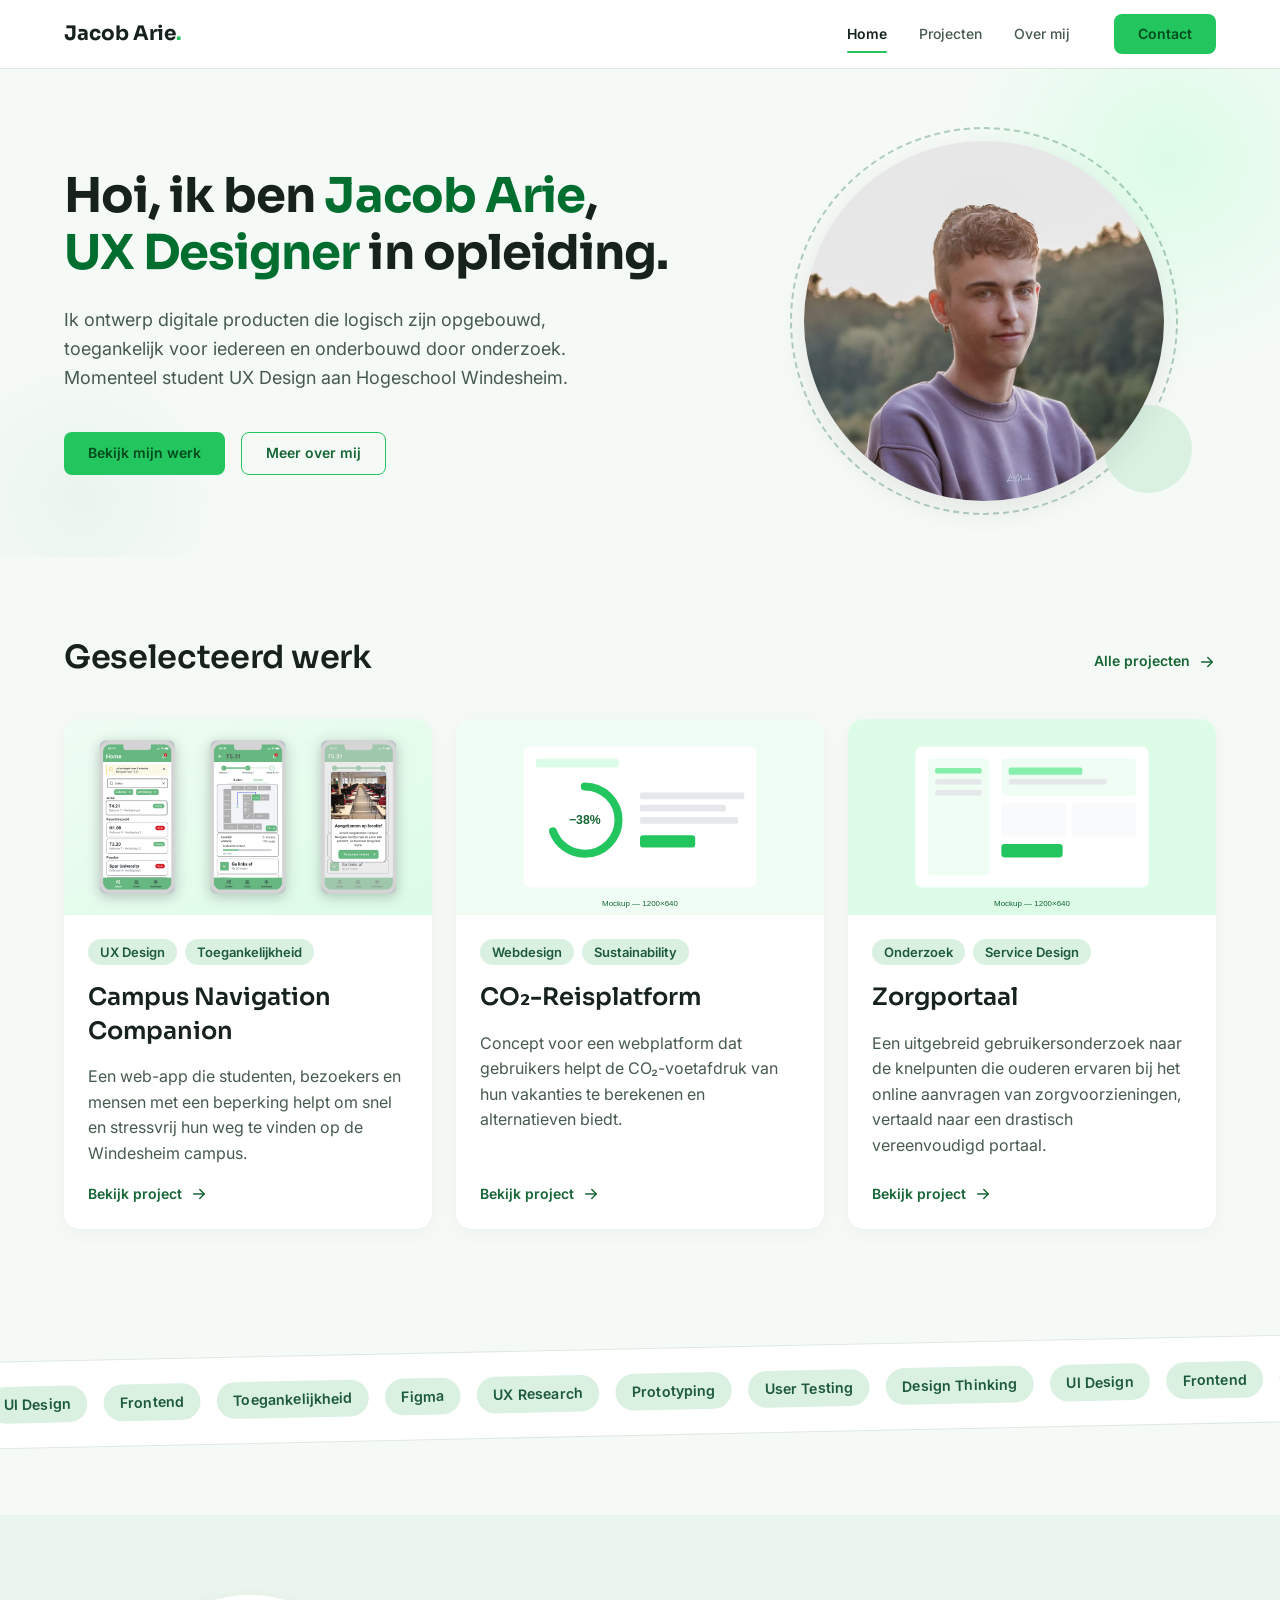
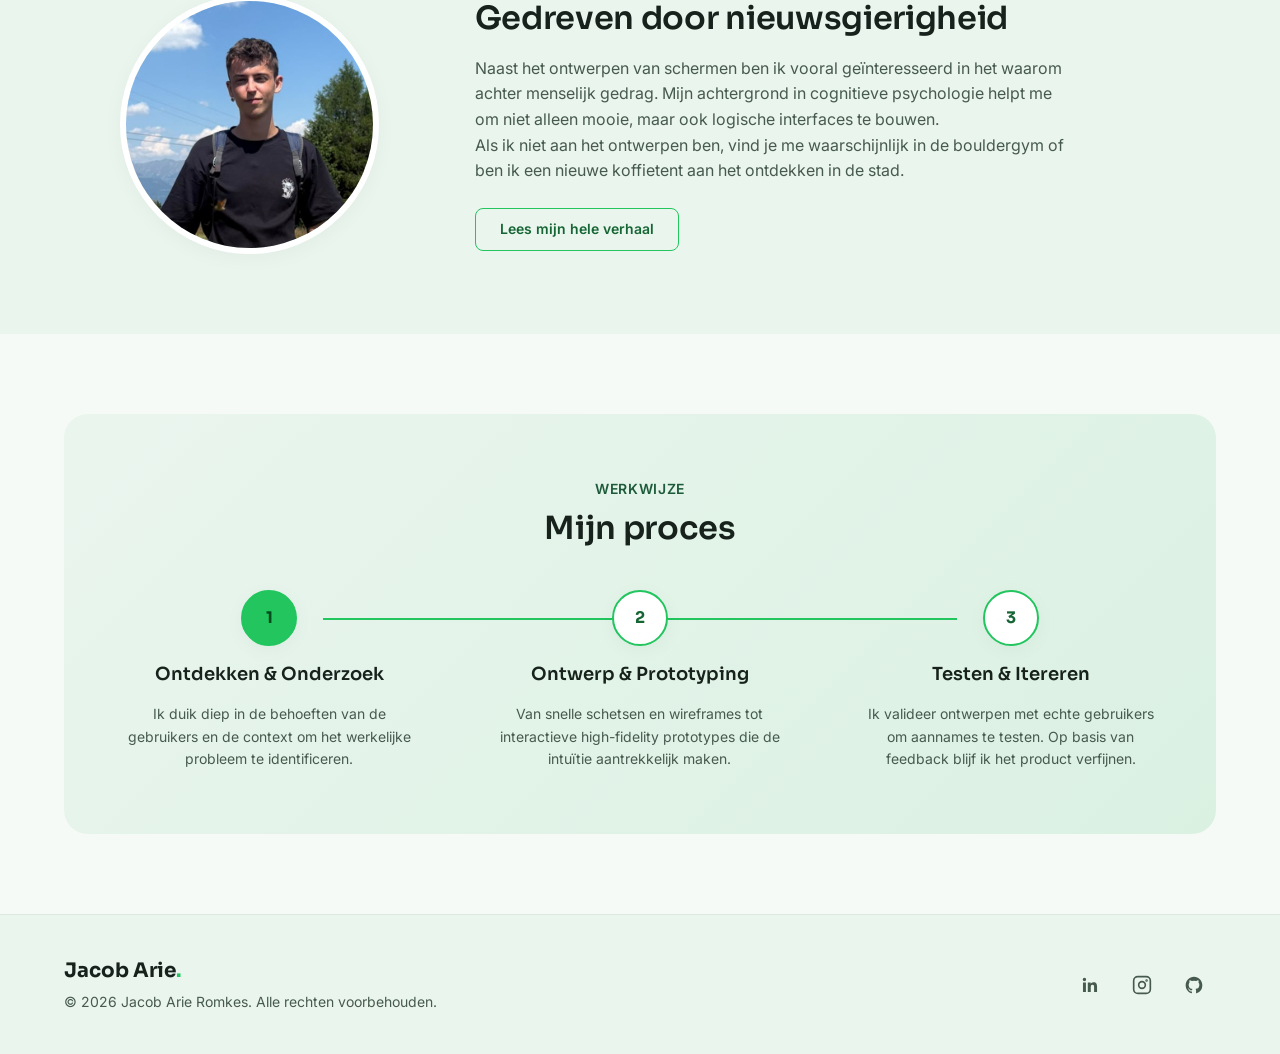
<file: index.html>
<!DOCTYPE html>
<html lang="nl">
<head>
  <meta charset="UTF-8">
  <meta name="viewport" content="width=device-width, initial-scale=1.0">
  <meta name="theme-color" content="#f9fafb">
  <title>Jacob Arie | UX Designer in opleiding</title>
  <meta name="description" content="Portfolio van Jacob Arie Romkes, student UX Design aan Hogeschool Windesheim. Digitale producten die logisch zijn opgebouwd, toegankelijk en onderbouwd door onderzoek.">
  <link rel="icon" type="image/svg+xml" href="assets/icons/favicon.svg">
  <link rel="preconnect" href="https://fonts.googleapis.com">
  <link rel="preconnect" href="https://fonts.gstatic.com" crossorigin>
  <link href="https://fonts.googleapis.com/css2?family=Inter:wght@400;500;600&family=Sora:wght@600;700&display=swap" rel="stylesheet">
  <link rel="stylesheet" href="css/tokens.css">
  <link rel="stylesheet" href="css/base.css">
  <link rel="stylesheet" href="css/components.css">
  <link rel="stylesheet" href="css/pages.css">
  <link rel="stylesheet" href="css/animations.css">
  <script src="js/main.js" defer></script>
  <script src="js/scroll-animations.js" defer></script>
</head>
<body>
  <a class="skip-link" href="#main">Direct naar inhoud</a>

  <header class="site-header">
    <div class="container">
      <a class="site-logo" href="index.html">Jacob Arie<span class="logo-dot">.</span></a>
      <button class="nav-toggle" aria-expanded="false" aria-controls="site-nav" aria-label="Menu">
        <span class="bar"></span>
        <span class="bar"></span>
        <span class="bar"></span>
      </button>
      <nav class="site-nav" id="site-nav" aria-label="Hoofdnavigatie">
        <ul>
          <li><a href="index.html" aria-current="page">Home</a></li>
          <li><a href="projecten.html">Projecten</a></li>
          <li><a href="over-mij.html">Over mij</a></li>
        </ul>
        <a class="btn btn-primary nav-cta" href="contact.html">Contact</a>
      </nav>
    </div>
  </header>

  <main id="main">

    <!-- Hero -->
    <section class="hero" aria-labelledby="hero-title">
      <div class="container">
        <div class="hero-copy" data-reveal>
          <h1 id="hero-title">Hoi, ik ben <span class="hero-accent">Jacob Arie</span>,<br>
            <span class="hero-accent">UX Designer</span> in opleiding.</h1>
          <p class="hero-intro">Ik ontwerp digitale producten die logisch zijn opgebouwd, toegankelijk voor iedereen en onderbouwd door onderzoek. Momenteel student UX Design aan Hogeschool Windesheim.</p>
          <div class="hero-actions">
            <a class="btn btn-primary" href="projecten.html">Bekijk mijn werk</a>
            <a class="btn btn-outline" href="over-mij.html">Meer over mij</a>
          </div>
        </div>
        <div class="hero-portrait" data-reveal>
          <img src="assets/images/portret-hero.jpg" alt="Portretfoto van Jacob Arie Romkes" width="800" height="800" fetchpriority="high">
        </div>
      </div>
    </section>

    <!-- Geselecteerd werk -->
    <section class="section featured-work" aria-labelledby="werk-title">
      <div class="container">
        <div class="section-head" data-reveal>
          <h2 id="werk-title">Geselecteerd werk</h2>
          <a class="btn btn-ghost" href="projecten.html">Alle projecten
            <svg class="icon" xmlns="http://www.w3.org/2000/svg" viewBox="0 0 24 24" fill="none" stroke="currentColor" stroke-width="2" stroke-linecap="round" stroke-linejoin="round" aria-hidden="true"><path d="M5 12h14"/><path d="m13 6 6 6-6 6"/></svg></a>
        </div>
        <div class="projects-grid" data-reveal-stagger>
          <article class="card card-hover project-card">
            <img class="project-thumb" loading="lazy" decoding="async" src="assets/images/project-1-thumb.jpg" alt="" width="2400" height="1280">
            <div class="project-body">
              <ul class="chip-list" aria-label="Categorieën">
                <li class="chip">UX Design</li>
                <li class="chip">Toegankelijkheid</li>
              </ul>
              <h3><a href="projecten/campus-app.html">Campus Navigation Companion</a></h3>
              <p>Een web-app die studenten, bezoekers en mensen met een beperking helpt om snel en stressvrij hun weg te vinden op de Windesheim campus.</p>
              <span class="project-link">Bekijk project
                <svg class="icon" xmlns="http://www.w3.org/2000/svg" viewBox="0 0 24 24" fill="none" stroke="currentColor" stroke-width="2" stroke-linecap="round" stroke-linejoin="round" aria-hidden="true"><path d="M5 12h14"/><path d="m13 6 6 6-6 6"/></svg></span>
            </div>
          </article>
          <article class="card card-hover project-card">
            <img class="project-thumb" loading="lazy" decoding="async" src="assets/images/project-2-thumb.svg" alt="" width="1200" height="640">
            <div class="project-body">
              <ul class="chip-list" aria-label="Categorieën">
                <li class="chip">Webdesign</li>
                <li class="chip">Sustainability</li>
              </ul>
              <h3><a href="projecten/co2-platform.html">CO₂-Reisplatform</a></h3>
              <p>Concept voor een webplatform dat gebruikers helpt de CO₂-voetafdruk van hun vakanties te berekenen en alternatieven biedt.</p>
              <span class="project-link">Bekijk project
                <svg class="icon" xmlns="http://www.w3.org/2000/svg" viewBox="0 0 24 24" fill="none" stroke="currentColor" stroke-width="2" stroke-linecap="round" stroke-linejoin="round" aria-hidden="true"><path d="M5 12h14"/><path d="m13 6 6 6-6 6"/></svg></span>
            </div>
          </article>
          <article class="card card-hover project-card">
            <img class="project-thumb" loading="lazy" decoding="async" src="assets/images/project-3-thumb.svg" alt="" width="1200" height="640">
            <div class="project-body">
              <ul class="chip-list" aria-label="Categorieën">
                <li class="chip">Onderzoek</li>
                <li class="chip">Service Design</li>
              </ul>
              <h3><a href="projecten/zorgportaal.html">Zorgportaal</a></h3>
              <p>Een uitgebreid gebruikersonderzoek naar de knelpunten die ouderen ervaren bij het online aanvragen van zorgvoorzieningen, vertaald naar een drastisch vereenvoudigd portaal.</p>
              <span class="project-link">Bekijk project
                <svg class="icon" xmlns="http://www.w3.org/2000/svg" viewBox="0 0 24 24" fill="none" stroke="currentColor" stroke-width="2" stroke-linecap="round" stroke-linejoin="round" aria-hidden="true"><path d="M5 12h14"/><path d="m13 6 6 6-6 6"/></svg></span>
            </div>
          </article>
        </div>
      </div>
    </section>

    <!-- Skills-strip -->
    <aside class="skills-strip" aria-label="Vaardigheden">
      <div class="skills-track">
        <div class="skills-set">
          <span class="chip">UI Design</span>
          <span class="chip">Frontend</span>
          <span class="chip">Toegankelijkheid</span>
          <span class="chip">Figma</span>
          <span class="chip">UX Research</span>
          <span class="chip">Prototyping</span>
          <span class="chip">User Testing</span>
          <span class="chip">Design Thinking</span>
        </div>
        <div class="skills-set" aria-hidden="true">
          <span class="chip">UI Design</span>
          <span class="chip">Frontend</span>
          <span class="chip">Toegankelijkheid</span>
          <span class="chip">Figma</span>
          <span class="chip">UX Research</span>
          <span class="chip">Prototyping</span>
          <span class="chip">User Testing</span>
          <span class="chip">Design Thinking</span>
        </div>
        <div class="skills-set" aria-hidden="true">
          <span class="chip">UI Design</span>
          <span class="chip">Frontend</span>
          <span class="chip">Toegankelijkheid</span>
          <span class="chip">Figma</span>
          <span class="chip">UX Research</span>
          <span class="chip">Prototyping</span>
          <span class="chip">User Testing</span>
          <span class="chip">Design Thinking</span>
        </div>
        <div class="skills-set" aria-hidden="true">
          <span class="chip">UI Design</span>
          <span class="chip">Frontend</span>
          <span class="chip">Toegankelijkheid</span>
          <span class="chip">Figma</span>
          <span class="chip">UX Research</span>
          <span class="chip">Prototyping</span>
          <span class="chip">User Testing</span>
          <span class="chip">Design Thinking</span>
        </div>
      </div>
    </aside>

    <!-- About-teaser -->
    <section class="section about-teaser" aria-labelledby="teaser-title">
      <div class="container">
        <div class="teaser-portrait" data-reveal>
          <img loading="lazy" decoding="async" src="assets/images/portret-teaser.jpg" alt="Jacob Arie tijdens een wandeling in de bergen" width="600" height="600">
        </div>
        <div data-reveal>
          <h2 id="teaser-title">Gedreven door nieuwsgierigheid</h2>
          <p>Naast het ontwerpen van schermen ben ik vooral geïnteresseerd in het waarom achter menselijk gedrag. Mijn achtergrond in cognitieve psychologie helpt me om niet alleen mooie, maar ook logische interfaces te bouwen.</p>
          <p>Als ik niet aan het ontwerpen ben, vind je me waarschijnlijk in de bouldergym of ben ik een nieuwe koffietent aan het ontdekken in de stad.</p>
          <a class="btn btn-outline" href="over-mij.html">Lees mijn hele verhaal</a>
        </div>
      </div>
    </section>

    <!-- Proces -->
    <section class="section process" aria-labelledby="proces-title">
      <div class="container">
        <div class="panel-tint" data-reveal>
        <span class="overline">Werkwijze</span>
        <h2 id="proces-title">Mijn proces</h2>
        <div class="process-wrap" data-process>
          <div class="process-connector" aria-hidden="true"><span class="connector-fill"></span></div>
          <ol class="process-steps">
          <li class="process-step" data-reveal>
            <span class="step-marker">1</span>
            <h3>Ontdekken &amp; Onderzoek</h3>
            <p>Ik duik diep in de behoeften van de gebruikers en de context om het werkelijke probleem te identificeren.</p>
          </li>
          <li class="process-step" data-reveal>
            <span class="step-marker">2</span>
            <h3>Ontwerp &amp; Prototyping</h3>
            <p>Van snelle schetsen en wireframes tot interactieve high-fidelity prototypes die de intuïtie aantrekkelijk maken.</p>
          </li>
          <li class="process-step" data-reveal>
            <span class="step-marker">3</span>
            <h3>Testen &amp; Itereren</h3>
            <p>Ik valideer ontwerpen met echte gebruikers om aannames te testen. Op basis van feedback blijf ik het product verfijnen.</p>
          </li>
          </ol>
        </div>
        </div>
      </div>
    </section>

  </main>

  <footer class="site-footer">
    <div class="container footer-simple">
      <div class="footer-brand">
        <a class="site-logo" href="index.html">Jacob Arie<span class="logo-dot">.</span></a>
        <p class="footer-copy">&copy; 2026 Jacob Arie Romkes. Alle rechten voorbehouden.</p>
      </div>
      <ul class="footer-socials">
        <li><a href="https://www.linkedin.com/in/jacob-arie-romkes-8985582a4" target="_blank" rel="noopener" aria-label="LinkedIn"><svg xmlns="http://www.w3.org/2000/svg" viewBox="0 0 24 24" fill="currentColor" aria-hidden="true"><path d="M20.45 20.45h-3.55v-5.57c0-1.33-.03-3.04-1.85-3.04-1.86 0-2.14 1.45-2.14 2.94v5.67H9.36V9h3.41v1.56h.05c.48-.9 1.64-1.85 3.37-1.85 3.6 0 4.27 2.37 4.27 5.46v6.28zM5.34 7.43a2.06 2.06 0 1 1 0-4.12 2.06 2.06 0 0 1 0 4.12zM7.12 20.45H3.56V9h3.56v11.45z"/></svg></a></li>
        <li><a href="https://www.instagram.com/jacobarieromkes/" target="_blank" rel="noopener" aria-label="Instagram"><svg xmlns="http://www.w3.org/2000/svg" viewBox="0 0 24 24" fill="none" stroke="currentColor" stroke-width="2" stroke-linecap="round" stroke-linejoin="round" aria-hidden="true"><rect x="2" y="2" width="20" height="20" rx="5"/><circle cx="12" cy="12" r="4"/><circle cx="17.5" cy="6.5" r="0.5" fill="currentColor"/></svg></a></li>
        <li><a href="https://github.com/JacobArieRomkes" target="_blank" rel="noopener" aria-label="GitHub"><svg xmlns="http://www.w3.org/2000/svg" viewBox="0 0 24 24" fill="currentColor" aria-hidden="true"><path d="M12 2C6.48 2 2 6.58 2 12.25c0 4.53 2.87 8.37 6.84 9.73.5.09.68-.22.68-.49 0-.24-.01-.89-.01-1.74-2.78.62-3.37-1.37-3.37-1.37-.45-1.18-1.11-1.5-1.11-1.5-.91-.63.07-.62.07-.62 1 .07 1.53 1.06 1.53 1.06.9 1.57 2.36 1.12 2.93.85.09-.66.35-1.12.63-1.37-2.22-.26-4.56-1.14-4.56-5.07 0-1.12.39-2.03 1.03-2.75-.1-.26-.45-1.3.1-2.7 0 0 .84-.28 2.75 1.05a9.36 9.36 0 0 1 5 0c1.91-1.33 2.75-1.05 2.75-1.05.55 1.4.2 2.44.1 2.7.64.72 1.03 1.63 1.03 2.75 0 3.94-2.34 4.8-4.57 5.06.36.32.68.94.68 1.9 0 1.37-.01 2.47-.01 2.81 0 .27.18.59.69.49A10.25 10.25 0 0 0 22 12.25C22 6.58 17.52 2 12 2z"/></svg></a></li>
      </ul>
    </div>
  </footer>
</body>
</html>
</file>
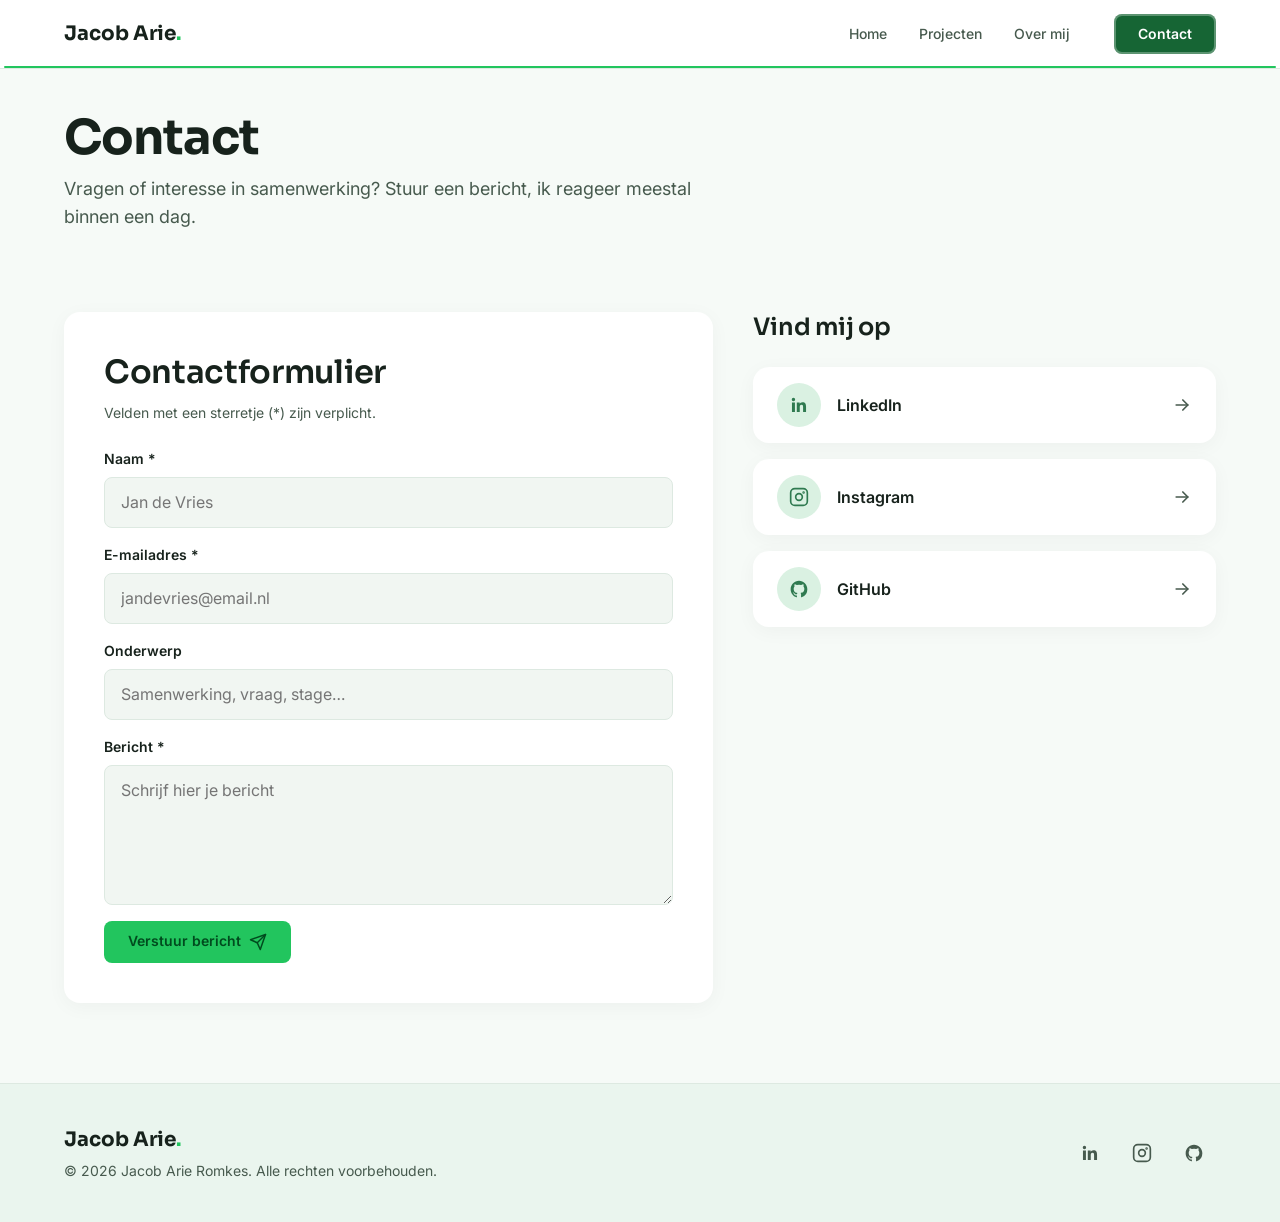
<file: contact.html>
<!DOCTYPE html>
<html lang="nl">
<head>
  <meta charset="UTF-8">
  <meta name="viewport" content="width=device-width, initial-scale=1.0">
  <meta name="theme-color" content="#f9fafb">
  <title>Contact | Jacob Arie</title>
  <meta name="description" content="Neem contact op met Jacob Arie Romkes voor vragen, samenwerkingen of stagemogelijkheden.">
  <link rel="icon" type="image/svg+xml" href="assets/icons/favicon.svg">
  <link rel="preconnect" href="https://fonts.googleapis.com">
  <link rel="preconnect" href="https://fonts.gstatic.com" crossorigin>
  <link href="https://fonts.googleapis.com/css2?family=Inter:wght@400;500;600&family=Sora:wght@600;700&display=swap" rel="stylesheet">
  <link rel="stylesheet" href="css/tokens.css">
  <link rel="stylesheet" href="css/base.css">
  <link rel="stylesheet" href="css/components.css">
  <link rel="stylesheet" href="css/pages.css">
  <link rel="stylesheet" href="css/animations.css">
  <script src="js/main.js" defer></script>
  <script src="js/scroll-animations.js" defer></script>
  <script src="js/contact-form.js" defer></script>
</head>
<body>
  <a class="skip-link" href="#main">Direct naar inhoud</a>

  <header class="site-header">
    <div class="container">
      <a class="site-logo" href="index.html">Jacob Arie<span class="logo-dot">.</span></a>
      <button class="nav-toggle" aria-expanded="false" aria-controls="site-nav" aria-label="Menu">
        <span class="bar"></span>
        <span class="bar"></span>
        <span class="bar"></span>
      </button>
      <nav class="site-nav" id="site-nav" aria-label="Hoofdnavigatie">
        <ul>
          <li><a href="index.html">Home</a></li>
          <li><a href="projecten.html">Projecten</a></li>
          <li><a href="over-mij.html">Over mij</a></li>
        </ul>
        <a class="btn btn-primary nav-cta" href="contact.html" aria-current="page">Contact</a>
      </nav>
    </div>
  </header>

  <main id="main">

    <div class="container page-header">
      <h1 data-reveal>Contact</h1>
      <p class="lead" data-reveal>Vragen of interesse in samenwerking? Stuur een bericht, ik reageer meestal binnen een dag.</p>
    </div>

    <section class="section" aria-label="Contactmogelijkheden">
      <div class="container contact-layout">

        <div class="card contact-form-card" data-reveal>
          <h2>Contactformulier</h2>
          <p class="form-hint">Velden met een sterretje (*) zijn verplicht.</p>
          <form id="contact-form" action="https://formspree.io/f/xykqloan" method="POST" novalidate>
            <!-- Honeypot tegen spambots: mensen zien/vullen dit veld nooit,
                 bots wel. Formspree negeert inzendingen met een gevuld _gotcha. -->
            <input type="text" name="_gotcha" tabindex="-1" autocomplete="off" aria-hidden="true" style="position:absolute; left:-9999px; width:1px; height:1px;">
            <div class="field">
              <label for="naam">Naam *</label>
              <input type="text" id="naam" name="naam" required maxlength="100" autocomplete="name" placeholder="Jan de Vries" aria-describedby="naam-error">
              <span class="field-error" id="naam-error"></span>
            </div>
            <div class="field">
              <label for="email">E-mailadres *</label>
              <input type="email" id="email" name="email" required maxlength="254" autocomplete="email" placeholder="jandevries@email.nl" aria-describedby="email-error">
              <span class="field-error" id="email-error"></span>
            </div>
            <div class="field">
              <label for="onderwerp">Onderwerp</label>
              <input type="text" id="onderwerp" name="onderwerp" maxlength="150" placeholder="Samenwerking, vraag, stage…" aria-describedby="onderwerp-error">
              <span class="field-error" id="onderwerp-error"></span>
            </div>
            <div class="field">
              <label for="bericht">Bericht *</label>
              <textarea id="bericht" name="bericht" required maxlength="5000" placeholder="Schrijf hier je bericht" aria-describedby="bericht-error"></textarea>
              <span class="field-error" id="bericht-error"></span>
            </div>
            <button class="btn btn-primary" type="submit">Verstuur bericht
              <svg class="icon" xmlns="http://www.w3.org/2000/svg" viewBox="0 0 24 24" fill="none" stroke="currentColor" stroke-width="2" stroke-linecap="round" stroke-linejoin="round" aria-hidden="true"><path d="m22 2-7 20-4-9-9-4z"/><path d="M22 2 11 13"/></svg>
            </button>
            <p class="form-status" id="form-status" role="status" aria-live="polite"></p>
          </form>
        </div>

        <aside class="contact-socials" data-reveal>
          <h2>Vind mij op</h2>
          <ul class="social-cards">
            <li>
              <a class="card card-hover social-card" href="https://www.linkedin.com/in/jacob-arie-romkes-8985582a4" target="_blank" rel="noopener">
                <span class="social-icon" aria-hidden="true">
                  <svg xmlns="http://www.w3.org/2000/svg" width="20" height="20" viewBox="0 0 24 24" fill="currentColor"><path d="M20.45 20.45h-3.55v-5.57c0-1.33-.03-3.04-1.85-3.04-1.86 0-2.14 1.45-2.14 2.94v5.67H9.36V9h3.41v1.56h.05c.48-.9 1.64-1.85 3.37-1.85 3.6 0 4.27 2.37 4.27 5.46v6.28zM5.34 7.43a2.06 2.06 0 1 1 0-4.12 2.06 2.06 0 0 1 0 4.12zM7.12 20.45H3.56V9h3.56v11.45z"/></svg>
                </span>
                LinkedIn
                <svg class="icon-arrow" xmlns="http://www.w3.org/2000/svg" viewBox="0 0 24 24" fill="none" stroke="currentColor" stroke-width="2" stroke-linecap="round" stroke-linejoin="round" aria-hidden="true"><path d="M5 12h14"/><path d="m13 6 6 6-6 6"/></svg>
              </a>
            </li>
            <li>
              <a class="card card-hover social-card" href="https://www.instagram.com/jacobarieromkes/" target="_blank" rel="noopener">
                <span class="social-icon" aria-hidden="true">
                  <svg xmlns="http://www.w3.org/2000/svg" width="20" height="20" viewBox="0 0 24 24" fill="none" stroke="currentColor" stroke-width="2" stroke-linecap="round" stroke-linejoin="round"><rect x="2" y="2" width="20" height="20" rx="5"/><circle cx="12" cy="12" r="4"/><circle cx="17.5" cy="6.5" r="0.5" fill="currentColor"/></svg>
                </span>
                Instagram
                <svg class="icon-arrow" xmlns="http://www.w3.org/2000/svg" viewBox="0 0 24 24" fill="none" stroke="currentColor" stroke-width="2" stroke-linecap="round" stroke-linejoin="round" aria-hidden="true"><path d="M5 12h14"/><path d="m13 6 6 6-6 6"/></svg>
              </a>
            </li>
            <li>
              <a class="card card-hover social-card" href="https://github.com/JacobArieRomkes" target="_blank" rel="noopener">
                <span class="social-icon" aria-hidden="true">
                  <svg xmlns="http://www.w3.org/2000/svg" width="20" height="20" viewBox="0 0 24 24" fill="currentColor"><path d="M12 2C6.48 2 2 6.58 2 12.25c0 4.53 2.87 8.37 6.84 9.73.5.09.68-.22.68-.49 0-.24-.01-.89-.01-1.74-2.78.62-3.37-1.37-3.37-1.37-.45-1.18-1.11-1.5-1.11-1.5-.91-.63.07-.62.07-.62 1 .07 1.53 1.06 1.53 1.06.9 1.57 2.36 1.12 2.93.85.09-.66.35-1.12.63-1.37-2.22-.26-4.56-1.14-4.56-5.07 0-1.12.39-2.03 1.03-2.75-.1-.26-.45-1.3.1-2.7 0 0 .84-.28 2.75 1.05a9.36 9.36 0 0 1 5 0c1.91-1.33 2.75-1.05 2.75-1.05.55 1.4.2 2.44.1 2.7.64.72 1.03 1.63 1.03 2.75 0 3.94-2.34 4.8-4.57 5.06.36.32.68.94.68 1.9 0 1.37-.01 2.47-.01 2.81 0 .27.18.59.69.49A10.25 10.25 0 0 0 22 12.25C22 6.58 17.52 2 12 2z"/></svg>
                </span>
                GitHub
                <svg class="icon-arrow" xmlns="http://www.w3.org/2000/svg" viewBox="0 0 24 24" fill="none" stroke="currentColor" stroke-width="2" stroke-linecap="round" stroke-linejoin="round" aria-hidden="true"><path d="M5 12h14"/><path d="m13 6 6 6-6 6"/></svg>
              </a>
            </li>
          </ul>
        </aside>

      </div>
    </section>

  </main>

  <footer class="site-footer">
    <div class="container footer-simple">
      <div class="footer-brand">
        <a class="site-logo" href="index.html">Jacob Arie<span class="logo-dot">.</span></a>
        <p class="footer-copy">&copy; 2026 Jacob Arie Romkes. Alle rechten voorbehouden.</p>
      </div>
      <ul class="footer-socials">
        <li><a href="https://www.linkedin.com/in/jacob-arie-romkes-8985582a4" target="_blank" rel="noopener" aria-label="LinkedIn"><svg xmlns="http://www.w3.org/2000/svg" viewBox="0 0 24 24" fill="currentColor" aria-hidden="true"><path d="M20.45 20.45h-3.55v-5.57c0-1.33-.03-3.04-1.85-3.04-1.86 0-2.14 1.45-2.14 2.94v5.67H9.36V9h3.41v1.56h.05c.48-.9 1.64-1.85 3.37-1.85 3.6 0 4.27 2.37 4.27 5.46v6.28zM5.34 7.43a2.06 2.06 0 1 1 0-4.12 2.06 2.06 0 0 1 0 4.12zM7.12 20.45H3.56V9h3.56v11.45z"/></svg></a></li>
        <li><a href="https://www.instagram.com/jacobarieromkes/" target="_blank" rel="noopener" aria-label="Instagram"><svg xmlns="http://www.w3.org/2000/svg" viewBox="0 0 24 24" fill="none" stroke="currentColor" stroke-width="2" stroke-linecap="round" stroke-linejoin="round" aria-hidden="true"><rect x="2" y="2" width="20" height="20" rx="5"/><circle cx="12" cy="12" r="4"/><circle cx="17.5" cy="6.5" r="0.5" fill="currentColor"/></svg></a></li>
        <li><a href="https://github.com/JacobArieRomkes" target="_blank" rel="noopener" aria-label="GitHub"><svg xmlns="http://www.w3.org/2000/svg" viewBox="0 0 24 24" fill="currentColor" aria-hidden="true"><path d="M12 2C6.48 2 2 6.58 2 12.25c0 4.53 2.87 8.37 6.84 9.73.5.09.68-.22.68-.49 0-.24-.01-.89-.01-1.74-2.78.62-3.37-1.37-3.37-1.37-.45-1.18-1.11-1.5-1.11-1.5-.91-.63.07-.62.07-.62 1 .07 1.53 1.06 1.53 1.06.9 1.57 2.36 1.12 2.93.85.09-.66.35-1.12.63-1.37-2.22-.26-4.56-1.14-4.56-5.07 0-1.12.39-2.03 1.03-2.75-.1-.26-.45-1.3.1-2.7 0 0 .84-.28 2.75 1.05a9.36 9.36 0 0 1 5 0c1.91-1.33 2.75-1.05 2.75-1.05.55 1.4.2 2.44.1 2.7.64.72 1.03 1.63 1.03 2.75 0 3.94-2.34 4.8-4.57 5.06.36.32.68.94.68 1.9 0 1.37-.01 2.47-.01 2.81 0 .27.18.59.69.49A10.25 10.25 0 0 0 22 12.25C22 6.58 17.52 2 12 2z"/></svg></a></li>
      </ul>
    </div>
  </footer>
</body>
</html>
</file>
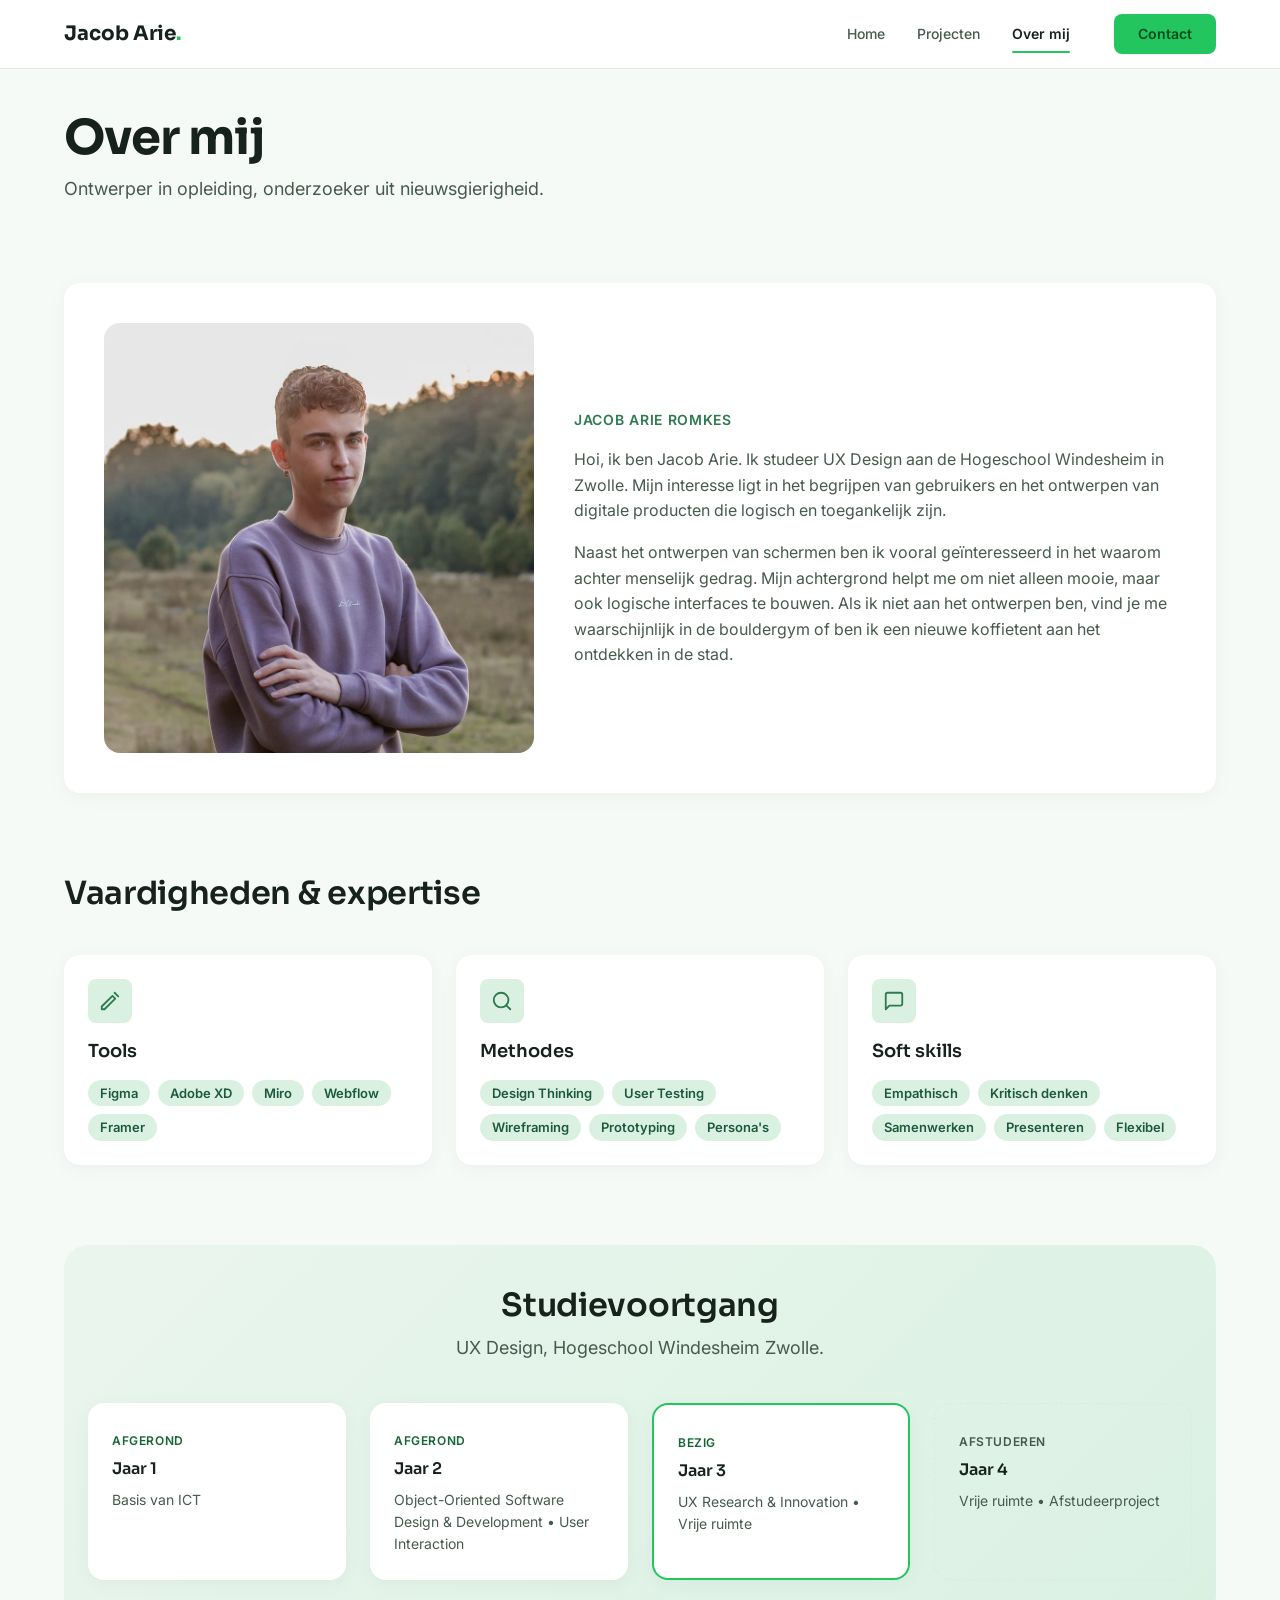
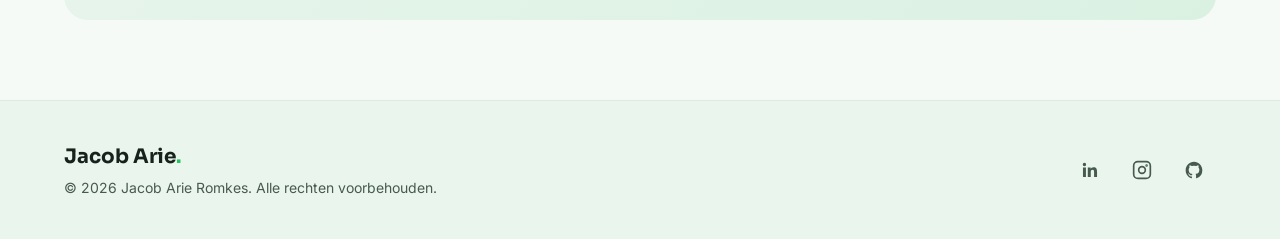
<file: over-mij.html>
<!DOCTYPE html>
<html lang="nl">
<head>
  <meta charset="UTF-8">
  <meta name="viewport" content="width=device-width, initial-scale=1.0">
  <meta name="theme-color" content="#f9fafb">
  <title>Over mij | Jacob Arie</title>
  <meta name="description" content="Over Jacob Arie Romkes: student UX Design aan Hogeschool Windesheim in Zwolle, met een achtergrond in cognitieve psychologie en een voorliefde voor logische interfaces.">
  <link rel="icon" type="image/svg+xml" href="assets/icons/favicon.svg">
  <link rel="preconnect" href="https://fonts.googleapis.com">
  <link rel="preconnect" href="https://fonts.gstatic.com" crossorigin>
  <link href="https://fonts.googleapis.com/css2?family=Inter:wght@400;500;600&family=Sora:wght@600;700&display=swap" rel="stylesheet">
  <link rel="stylesheet" href="css/tokens.css">
  <link rel="stylesheet" href="css/base.css">
  <link rel="stylesheet" href="css/components.css">
  <link rel="stylesheet" href="css/pages.css">
  <link rel="stylesheet" href="css/animations.css">
  <script src="js/main.js" defer></script>
  <script src="js/scroll-animations.js" defer></script>
</head>
<body>
  <a class="skip-link" href="#main">Direct naar inhoud</a>

  <header class="site-header">
    <div class="container">
      <a class="site-logo" href="index.html">Jacob Arie<span class="logo-dot">.</span></a>
      <button class="nav-toggle" aria-expanded="false" aria-controls="site-nav" aria-label="Menu">
        <span class="bar"></span>
        <span class="bar"></span>
        <span class="bar"></span>
      </button>
      <nav class="site-nav" id="site-nav" aria-label="Hoofdnavigatie">
        <ul>
          <li><a href="index.html">Home</a></li>
          <li><a href="projecten.html">Projecten</a></li>
          <li><a href="over-mij.html" aria-current="page">Over mij</a></li>
        </ul>
        <a class="btn btn-primary nav-cta" href="contact.html">Contact</a>
      </nav>
    </div>
  </header>

  <main id="main">

    <div class="container page-header">
      <h1 data-reveal>Over mij</h1>
      <p class="lead" data-reveal>Ontwerper in opleiding, onderzoeker uit nieuwsgierigheid.</p>
    </div>

    <!-- Bio -->
    <section class="section" aria-label="Introductie">
      <div class="container">
        <div class="card bio-card" data-reveal>
          <img src="assets/images/portret-overmij.jpg" alt="Portretfoto van Jacob Arie Romkes" width="900" height="900" fetchpriority="high">
          <div>
            <span class="overline">Jacob Arie Romkes</span>
            <p>Hoi, ik ben Jacob Arie. Ik studeer UX Design aan de Hogeschool Windesheim in Zwolle. Mijn interesse ligt in het begrijpen van gebruikers en het ontwerpen van digitale producten die logisch en toegankelijk zijn.</p>
            <p>Naast het ontwerpen van schermen ben ik vooral geïnteresseerd in het waarom achter menselijk gedrag. Mijn achtergrond helpt me om niet alleen mooie, maar ook logische interfaces te bouwen. Als ik niet aan het ontwerpen ben, vind je me waarschijnlijk in de bouldergym of ben ik een nieuwe koffietent aan het ontdekken in de stad.</p>
          </div>
        </div>
      </div>
    </section>

    <!-- Vaardigheden -->
    <section class="section section-tight" aria-labelledby="skills-title">
      <div class="container">
        <h2 id="skills-title" data-reveal>Vaardigheden &amp; expertise</h2>
        <div class="skills-grid mt-xl" data-reveal-stagger>
          <article class="card skill-card">
            <span class="skill-icon" aria-hidden="true">
              <svg xmlns="http://www.w3.org/2000/svg" width="22" height="22" viewBox="0 0 24 24" fill="none" stroke="currentColor" stroke-width="2" stroke-linecap="round" stroke-linejoin="round"><path d="m14.7 6.3 3 3L6 21H3v-3z"/><path d="m17 3 4 4"/></svg>
            </span>
            <h3>Tools</h3>
            <ul class="chip-list">
              <li class="chip">Figma</li>
              <li class="chip">Adobe XD</li>
              <li class="chip">Miro</li>
              <li class="chip">Webflow</li>
              <li class="chip">Framer</li>
            </ul>
          </article>
          <article class="card skill-card">
            <span class="skill-icon" aria-hidden="true">
              <svg xmlns="http://www.w3.org/2000/svg" width="22" height="22" viewBox="0 0 24 24" fill="none" stroke="currentColor" stroke-width="2" stroke-linecap="round" stroke-linejoin="round"><circle cx="11" cy="11" r="8"/><path d="m21 21-4.3-4.3"/></svg>
            </span>
            <h3>Methodes</h3>
            <ul class="chip-list">
              <li class="chip">Design Thinking</li>
              <li class="chip">User Testing</li>
              <li class="chip">Wireframing</li>
              <li class="chip">Prototyping</li>
              <li class="chip">Persona's</li>
            </ul>
          </article>
          <article class="card skill-card">
            <span class="skill-icon" aria-hidden="true">
              <svg xmlns="http://www.w3.org/2000/svg" width="22" height="22" viewBox="0 0 24 24" fill="none" stroke="currentColor" stroke-width="2" stroke-linecap="round" stroke-linejoin="round"><path d="M21 15a2 2 0 0 1-2 2H7l-4 4V5a2 2 0 0 1 2-2h14a2 2 0 0 1 2 2z"/></svg>
            </span>
            <h3>Soft skills</h3>
            <ul class="chip-list">
              <li class="chip">Empathisch</li>
              <li class="chip">Kritisch denken</li>
              <li class="chip">Samenwerken</li>
              <li class="chip">Presenteren</li>
              <li class="chip">Flexibel</li>
            </ul>
          </article>
        </div>
      </div>
    </section>

    <!-- Studievoortgang -->
    <section class="section section-tight" aria-labelledby="studie-title">
      <div class="container">
        <div class="study" data-reveal>
          <h2 id="studie-title">Studievoortgang</h2>
          <p class="lead">UX Design, Hogeschool Windesheim Zwolle.</p>
          <ol class="study-timeline" data-reveal-stagger>
            <li class="card study-year is-done">
              <span class="year-status">Afgerond</span>
              <h3>Jaar 1</h3>
              <p>Basis van ICT</p>
            </li>
            <li class="card study-year is-done">
              <span class="year-status">Afgerond</span>
              <h3>Jaar 2</h3>
              <p>Object-Oriented Software Design &amp; Development • User Interaction</p>
            </li>
            <li class="card study-year is-current">
              <span class="year-status">Bezig</span>
              <h3>Jaar 3</h3>
              <p>UX Research &amp; Innovation • Vrije ruimte</p>
            </li>
            <li class="card study-year is-future">
              <span class="year-status">Afstuderen</span>
              <h3>Jaar 4</h3>
              <p>Vrije ruimte • Afstudeerproject</p>
            </li>
          </ol>
        </div>
      </div>
    </section>

  </main>

  <footer class="site-footer">
    <div class="container footer-simple">
      <div class="footer-brand">
        <a class="site-logo" href="index.html">Jacob Arie<span class="logo-dot">.</span></a>
        <p class="footer-copy">&copy; 2026 Jacob Arie Romkes. Alle rechten voorbehouden.</p>
      </div>
      <ul class="footer-socials">
        <li><a href="https://www.linkedin.com/in/jacob-arie-romkes-8985582a4" target="_blank" rel="noopener" aria-label="LinkedIn"><svg xmlns="http://www.w3.org/2000/svg" viewBox="0 0 24 24" fill="currentColor" aria-hidden="true"><path d="M20.45 20.45h-3.55v-5.57c0-1.33-.03-3.04-1.85-3.04-1.86 0-2.14 1.45-2.14 2.94v5.67H9.36V9h3.41v1.56h.05c.48-.9 1.64-1.85 3.37-1.85 3.6 0 4.27 2.37 4.27 5.46v6.28zM5.34 7.43a2.06 2.06 0 1 1 0-4.12 2.06 2.06 0 0 1 0 4.12zM7.12 20.45H3.56V9h3.56v11.45z"/></svg></a></li>
        <li><a href="https://www.instagram.com/jacobarieromkes/" target="_blank" rel="noopener" aria-label="Instagram"><svg xmlns="http://www.w3.org/2000/svg" viewBox="0 0 24 24" fill="none" stroke="currentColor" stroke-width="2" stroke-linecap="round" stroke-linejoin="round" aria-hidden="true"><rect x="2" y="2" width="20" height="20" rx="5"/><circle cx="12" cy="12" r="4"/><circle cx="17.5" cy="6.5" r="0.5" fill="currentColor"/></svg></a></li>
        <li><a href="https://github.com/JacobArieRomkes" target="_blank" rel="noopener" aria-label="GitHub"><svg xmlns="http://www.w3.org/2000/svg" viewBox="0 0 24 24" fill="currentColor" aria-hidden="true"><path d="M12 2C6.48 2 2 6.58 2 12.25c0 4.53 2.87 8.37 6.84 9.73.5.09.68-.22.68-.49 0-.24-.01-.89-.01-1.74-2.78.62-3.37-1.37-3.37-1.37-.45-1.18-1.11-1.5-1.11-1.5-.91-.63.07-.62.07-.62 1 .07 1.53 1.06 1.53 1.06.9 1.57 2.36 1.12 2.93.85.09-.66.35-1.12.63-1.37-2.22-.26-4.56-1.14-4.56-5.07 0-1.12.39-2.03 1.03-2.75-.1-.26-.45-1.3.1-2.7 0 0 .84-.28 2.75 1.05a9.36 9.36 0 0 1 5 0c1.91-1.33 2.75-1.05 2.75-1.05.55 1.4.2 2.44.1 2.7.64.72 1.03 1.63 1.03 2.75 0 3.94-2.34 4.8-4.57 5.06.36.32.68.94.68 1.9 0 1.37-.01 2.47-.01 2.81 0 .27.18.59.69.49A10.25 10.25 0 0 0 22 12.25C22 6.58 17.52 2 12 2z"/></svg></a></li>
      </ul>
    </div>
  </footer>
</body>
</html>
</file>
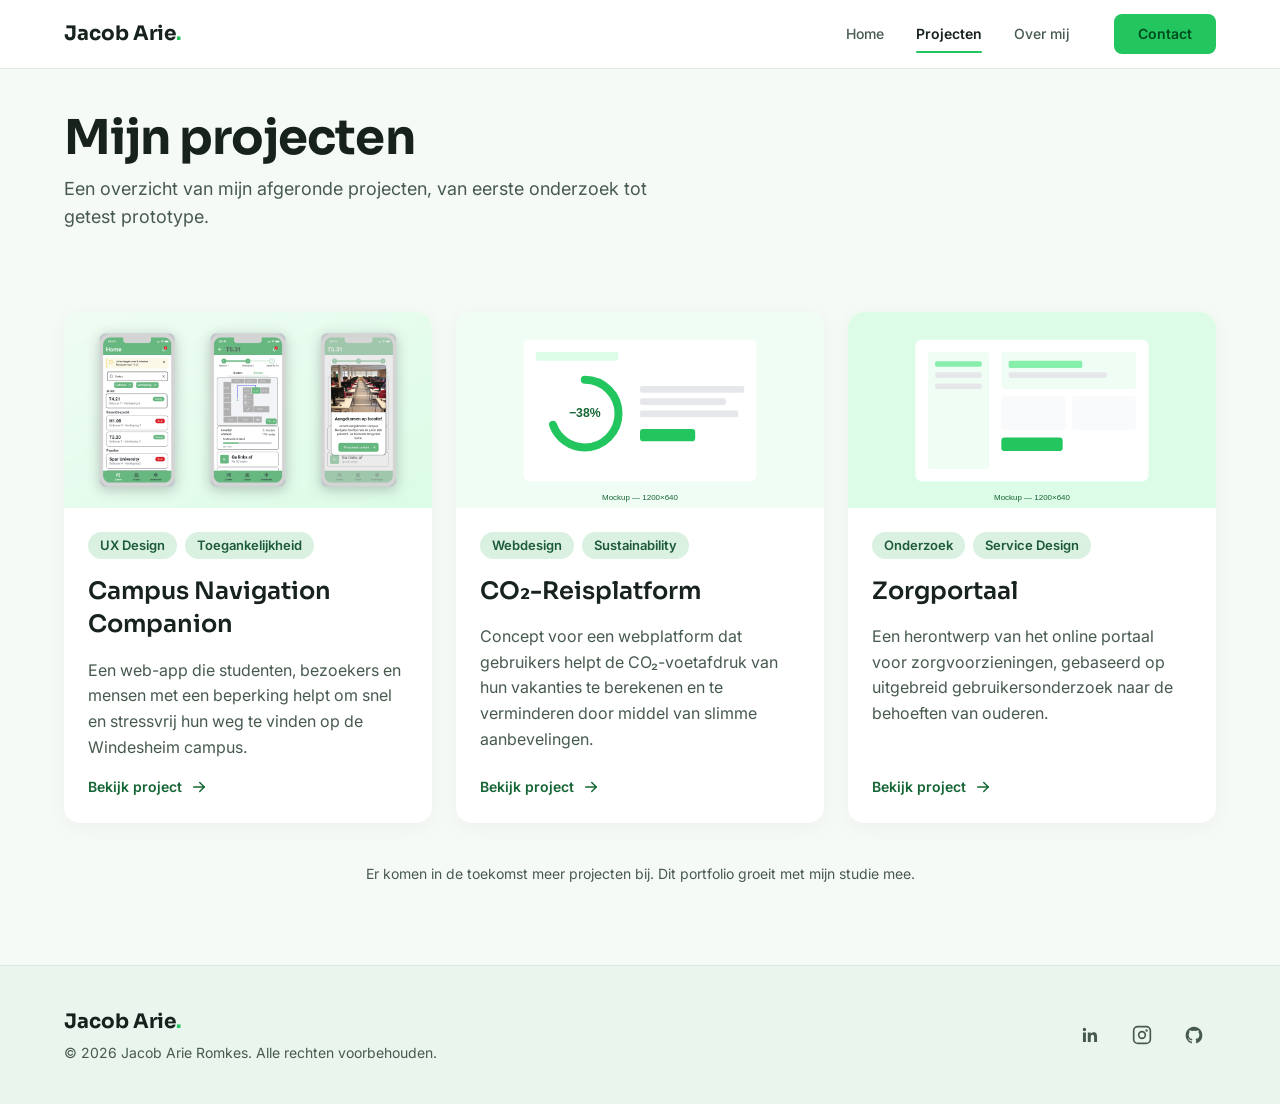
<file: projecten.html>
<!DOCTYPE html>
<html lang="nl">
<head>
  <meta charset="UTF-8">
  <meta name="viewport" content="width=device-width, initial-scale=1.0">
  <meta name="theme-color" content="#f9fafb">
  <title>Projecten | Jacob Arie</title>
  <meta name="description" content="Een overzicht van de afgeronde UX-projecten van Jacob Arie Romkes: van gebruikersonderzoek tot high-fidelity prototypes.">
  <link rel="icon" type="image/svg+xml" href="assets/icons/favicon.svg">
  <link rel="preconnect" href="https://fonts.googleapis.com">
  <link rel="preconnect" href="https://fonts.gstatic.com" crossorigin>
  <link href="https://fonts.googleapis.com/css2?family=Inter:wght@400;500;600&family=Sora:wght@600;700&display=swap" rel="stylesheet">
  <link rel="stylesheet" href="css/tokens.css">
  <link rel="stylesheet" href="css/base.css">
  <link rel="stylesheet" href="css/components.css">
  <link rel="stylesheet" href="css/pages.css">
  <link rel="stylesheet" href="css/animations.css">
  <script src="js/main.js" defer></script>
  <script src="js/scroll-animations.js" defer></script>
</head>
<body>
  <a class="skip-link" href="#main">Direct naar inhoud</a>

  <header class="site-header">
    <div class="container">
      <a class="site-logo" href="index.html">Jacob Arie<span class="logo-dot">.</span></a>
      <button class="nav-toggle" aria-expanded="false" aria-controls="site-nav" aria-label="Menu">
        <span class="bar"></span>
        <span class="bar"></span>
        <span class="bar"></span>
      </button>
      <nav class="site-nav" id="site-nav" aria-label="Hoofdnavigatie">
        <ul>
          <li><a href="index.html">Home</a></li>
          <li><a href="projecten.html" aria-current="page">Projecten</a></li>
          <li><a href="over-mij.html">Over mij</a></li>
        </ul>
        <a class="btn btn-primary nav-cta" href="contact.html">Contact</a>
      </nav>
    </div>
  </header>

  <main id="main">

    <div class="container page-header">
      <h1 data-reveal>Mijn projecten</h1>
      <p class="lead" data-reveal>Een overzicht van mijn afgeronde projecten, van eerste onderzoek tot getest prototype.</p>
    </div>

    <section class="section" aria-label="Projectoverzicht">
      <div class="container">
        <div class="projects-grid" data-reveal-stagger>
          <article class="card card-hover project-card">
            <img class="project-thumb" loading="lazy" decoding="async" src="assets/images/project-1-thumb.jpg" alt="" width="2400" height="1280">
            <div class="project-body">
              <ul class="chip-list" aria-label="Categorieën">
                <li class="chip">UX Design</li>
                <li class="chip">Toegankelijkheid</li>
              </ul>
              <h3><a href="projecten/campus-app.html">Campus Navigation Companion</a></h3>
              <p>Een web-app die studenten, bezoekers en mensen met een beperking helpt om snel en stressvrij hun weg te vinden op de Windesheim campus.</p>
              <span class="project-link">Bekijk project
                <svg class="icon" xmlns="http://www.w3.org/2000/svg" viewBox="0 0 24 24" fill="none" stroke="currentColor" stroke-width="2" stroke-linecap="round" stroke-linejoin="round" aria-hidden="true"><path d="M5 12h14"/><path d="m13 6 6 6-6 6"/></svg></span>
            </div>
          </article>
          <article class="card card-hover project-card">
            <img class="project-thumb" loading="lazy" decoding="async" src="assets/images/project-2-thumb.svg" alt="" width="1200" height="640">
            <div class="project-body">
              <ul class="chip-list" aria-label="Categorieën">
                <li class="chip">Webdesign</li>
                <li class="chip">Sustainability</li>
              </ul>
              <h3><a href="projecten/co2-platform.html">CO₂-Reisplatform</a></h3>
              <p>Concept voor een webplatform dat gebruikers helpt de CO₂-voetafdruk van hun vakanties te berekenen en te verminderen door middel van slimme aanbevelingen.</p>
              <span class="project-link">Bekijk project
                <svg class="icon" xmlns="http://www.w3.org/2000/svg" viewBox="0 0 24 24" fill="none" stroke="currentColor" stroke-width="2" stroke-linecap="round" stroke-linejoin="round" aria-hidden="true"><path d="M5 12h14"/><path d="m13 6 6 6-6 6"/></svg></span>
            </div>
          </article>
          <article class="card card-hover project-card">
            <img class="project-thumb" loading="lazy" decoding="async" src="assets/images/project-3-thumb.svg" alt="" width="1200" height="640">
            <div class="project-body">
              <ul class="chip-list" aria-label="Categorieën">
                <li class="chip">Onderzoek</li>
                <li class="chip">Service Design</li>
              </ul>
              <h3><a href="projecten/zorgportaal.html">Zorgportaal</a></h3>
              <p>Een herontwerp van het online portaal voor zorgvoorzieningen, gebaseerd op uitgebreid gebruikersonderzoek naar de behoeften van ouderen.</p>
              <span class="project-link">Bekijk project
                <svg class="icon" xmlns="http://www.w3.org/2000/svg" viewBox="0 0 24 24" fill="none" stroke="currentColor" stroke-width="2" stroke-linecap="round" stroke-linejoin="round" aria-hidden="true"><path d="M5 12h14"/><path d="m13 6 6 6-6 6"/></svg></span>
            </div>
          </article>
        </div>
        <p class="projects-more" data-reveal>Er komen in de toekomst meer projecten bij. Dit portfolio groeit met mijn studie mee.</p>
      </div>
    </section>

  </main>

  <footer class="site-footer">
    <div class="container footer-simple">
      <div class="footer-brand">
        <a class="site-logo" href="index.html">Jacob Arie<span class="logo-dot">.</span></a>
        <p class="footer-copy">&copy; 2026 Jacob Arie Romkes. Alle rechten voorbehouden.</p>
      </div>
      <ul class="footer-socials">
        <li><a href="https://www.linkedin.com/in/jacob-arie-romkes-8985582a4" target="_blank" rel="noopener" aria-label="LinkedIn"><svg xmlns="http://www.w3.org/2000/svg" viewBox="0 0 24 24" fill="currentColor" aria-hidden="true"><path d="M20.45 20.45h-3.55v-5.57c0-1.33-.03-3.04-1.85-3.04-1.86 0-2.14 1.45-2.14 2.94v5.67H9.36V9h3.41v1.56h.05c.48-.9 1.64-1.85 3.37-1.85 3.6 0 4.27 2.37 4.27 5.46v6.28zM5.34 7.43a2.06 2.06 0 1 1 0-4.12 2.06 2.06 0 0 1 0 4.12zM7.12 20.45H3.56V9h3.56v11.45z"/></svg></a></li>
        <li><a href="https://www.instagram.com/jacobarieromkes/" target="_blank" rel="noopener" aria-label="Instagram"><svg xmlns="http://www.w3.org/2000/svg" viewBox="0 0 24 24" fill="none" stroke="currentColor" stroke-width="2" stroke-linecap="round" stroke-linejoin="round" aria-hidden="true"><rect x="2" y="2" width="20" height="20" rx="5"/><circle cx="12" cy="12" r="4"/><circle cx="17.5" cy="6.5" r="0.5" fill="currentColor"/></svg></a></li>
        <li><a href="https://github.com/JacobArieRomkes" target="_blank" rel="noopener" aria-label="GitHub"><svg xmlns="http://www.w3.org/2000/svg" viewBox="0 0 24 24" fill="currentColor" aria-hidden="true"><path d="M12 2C6.48 2 2 6.58 2 12.25c0 4.53 2.87 8.37 6.84 9.73.5.09.68-.22.68-.49 0-.24-.01-.89-.01-1.74-2.78.62-3.37-1.37-3.37-1.37-.45-1.18-1.11-1.5-1.11-1.5-.91-.63.07-.62.07-.62 1 .07 1.53 1.06 1.53 1.06.9 1.57 2.36 1.12 2.93.85.09-.66.35-1.12.63-1.37-2.22-.26-4.56-1.14-4.56-5.07 0-1.12.39-2.03 1.03-2.75-.1-.26-.45-1.3.1-2.7 0 0 .84-.28 2.75 1.05a9.36 9.36 0 0 1 5 0c1.91-1.33 2.75-1.05 2.75-1.05.55 1.4.2 2.44.1 2.7.64.72 1.03 1.63 1.03 2.75 0 3.94-2.34 4.8-4.57 5.06.36.32.68.94.68 1.9 0 1.37-.01 2.47-.01 2.81 0 .27.18.59.69.49A10.25 10.25 0 0 0 22 12.25C22 6.58 17.52 2 12 2z"/></svg></a></li>
      </ul>
    </div>
  </footer>
</body>
</html>
</file>
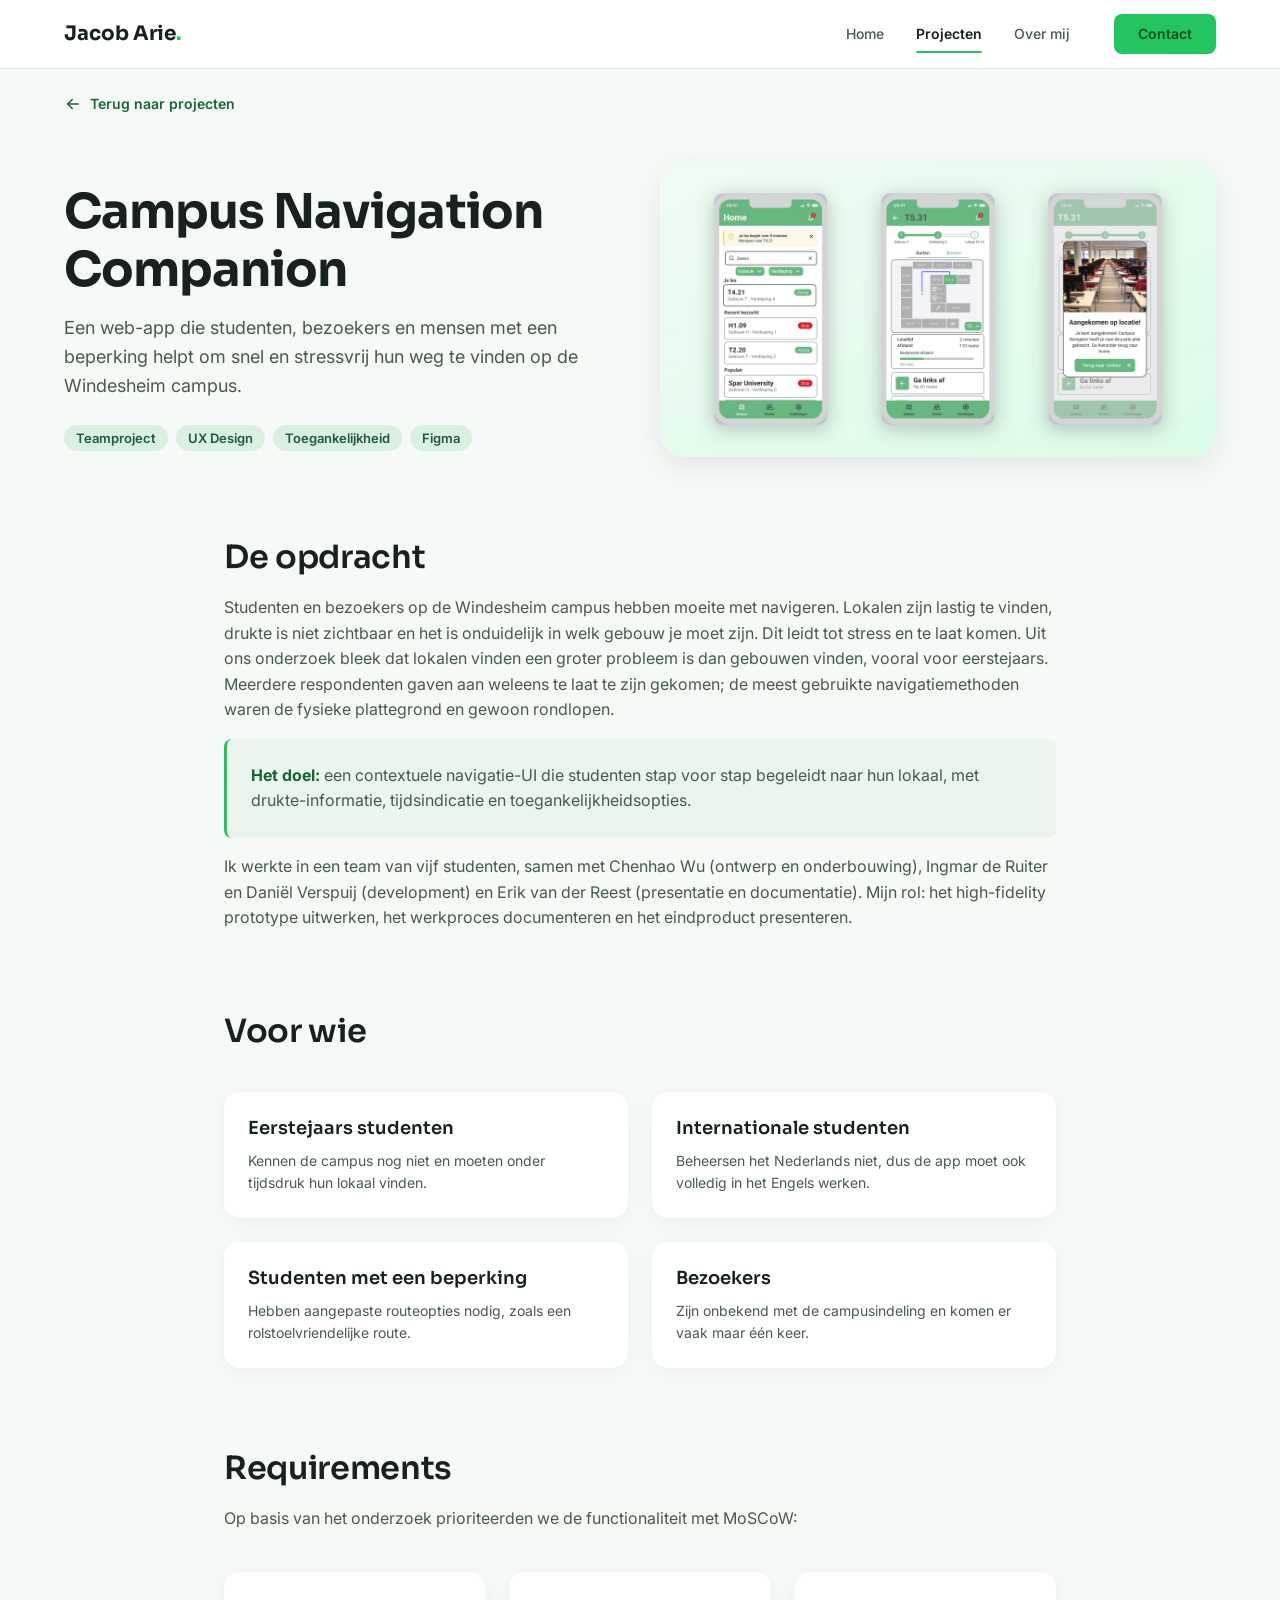
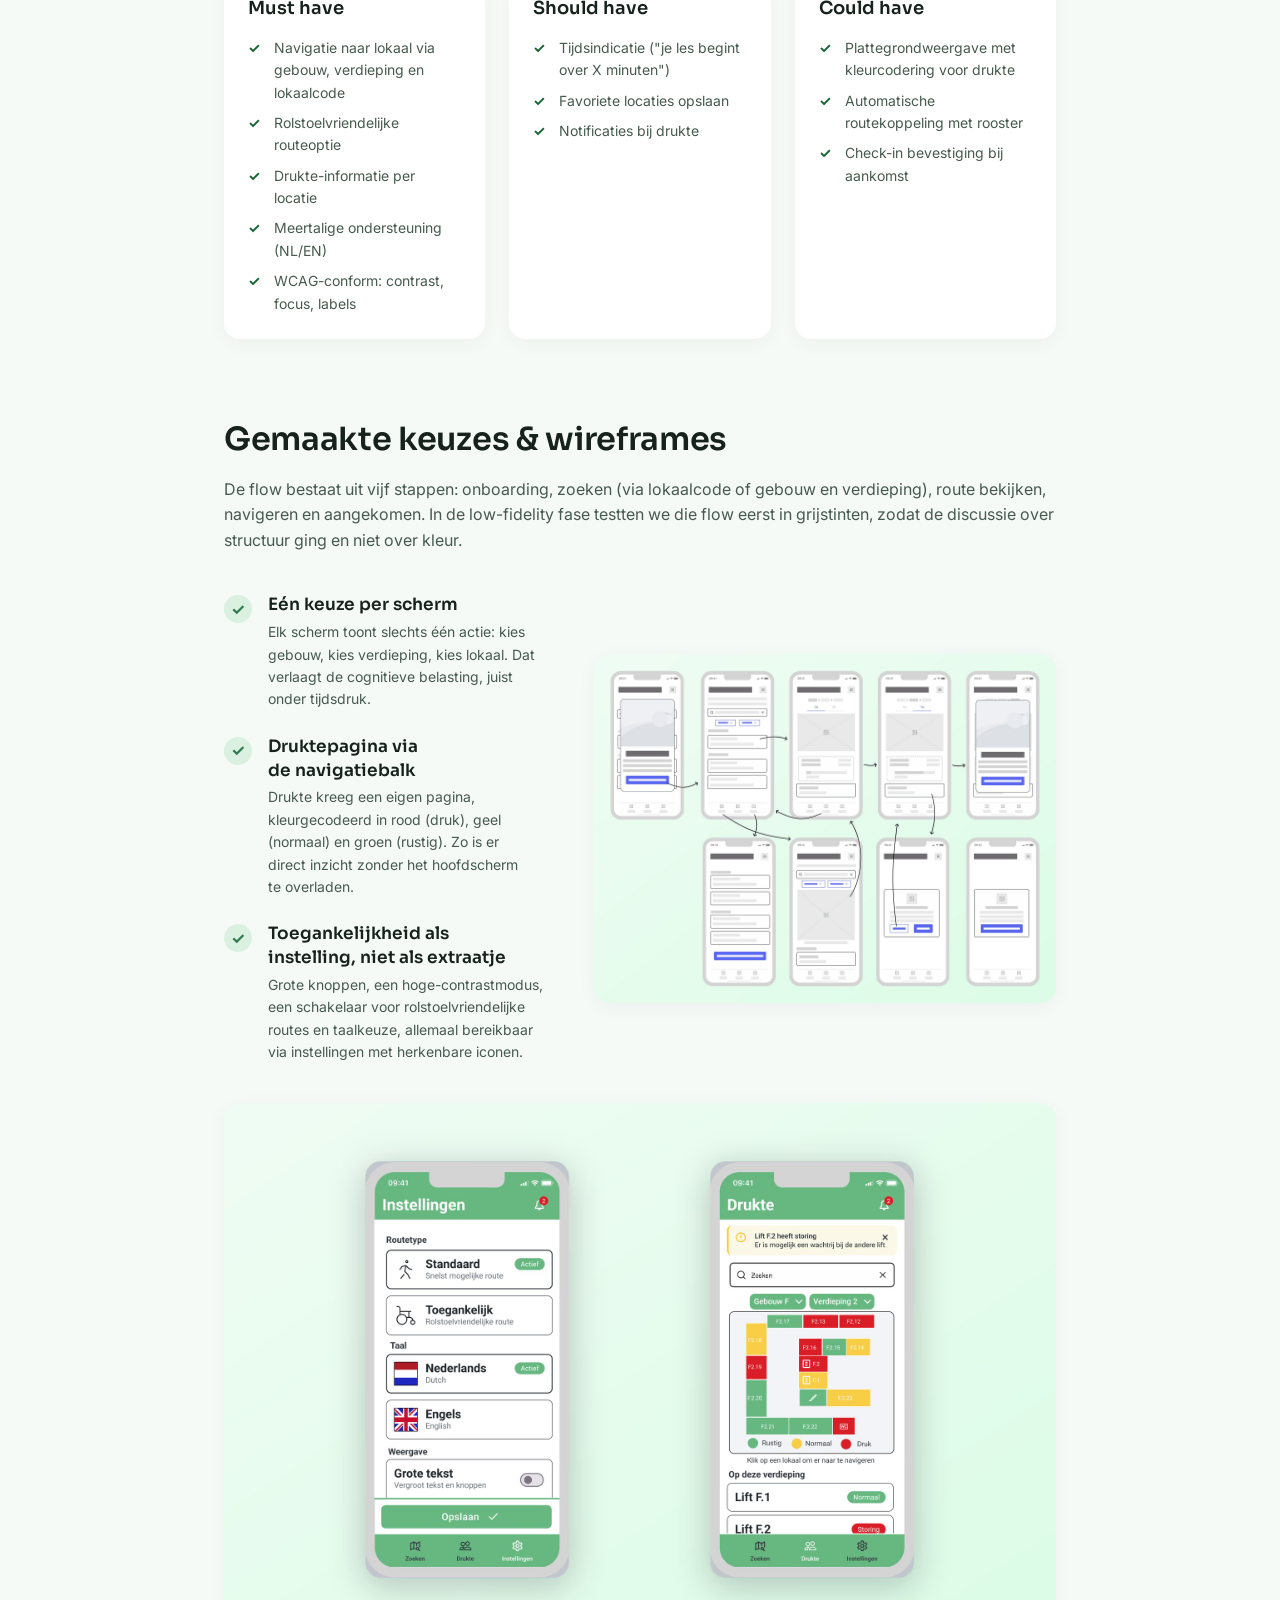
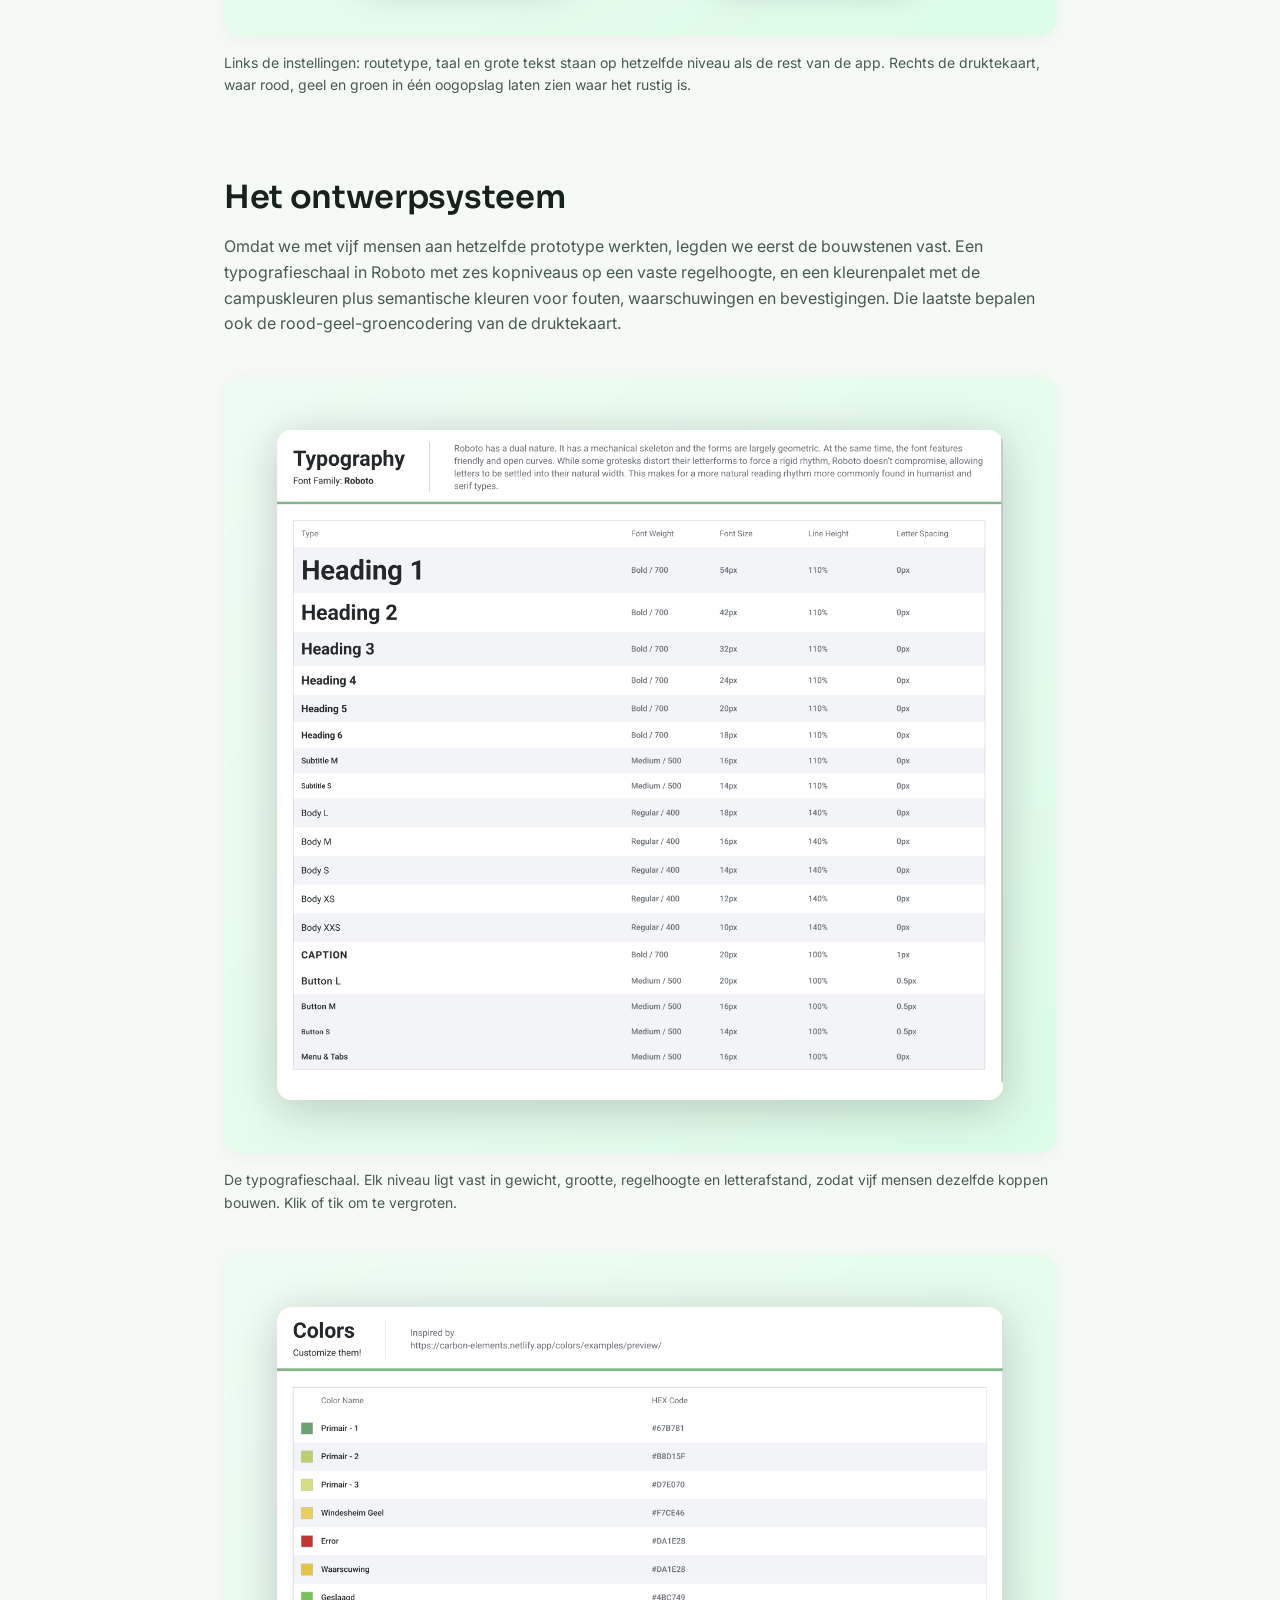
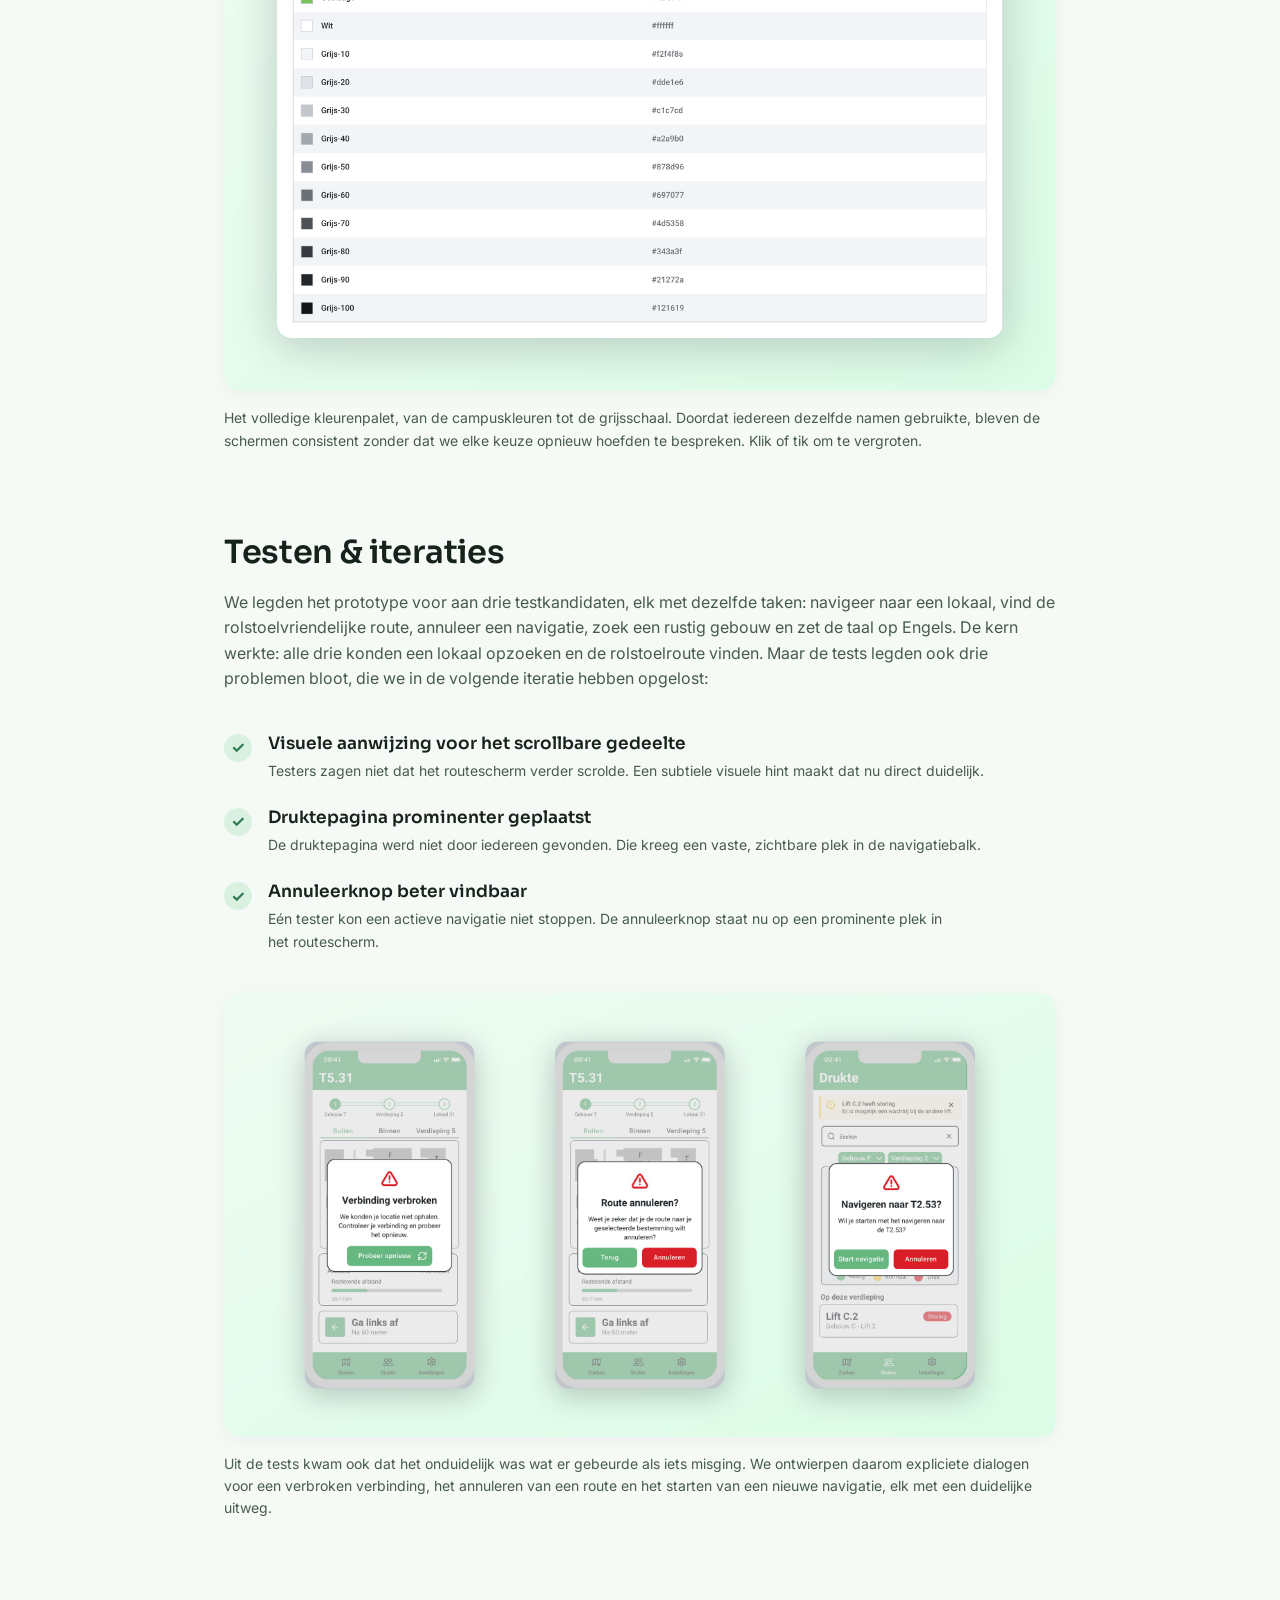
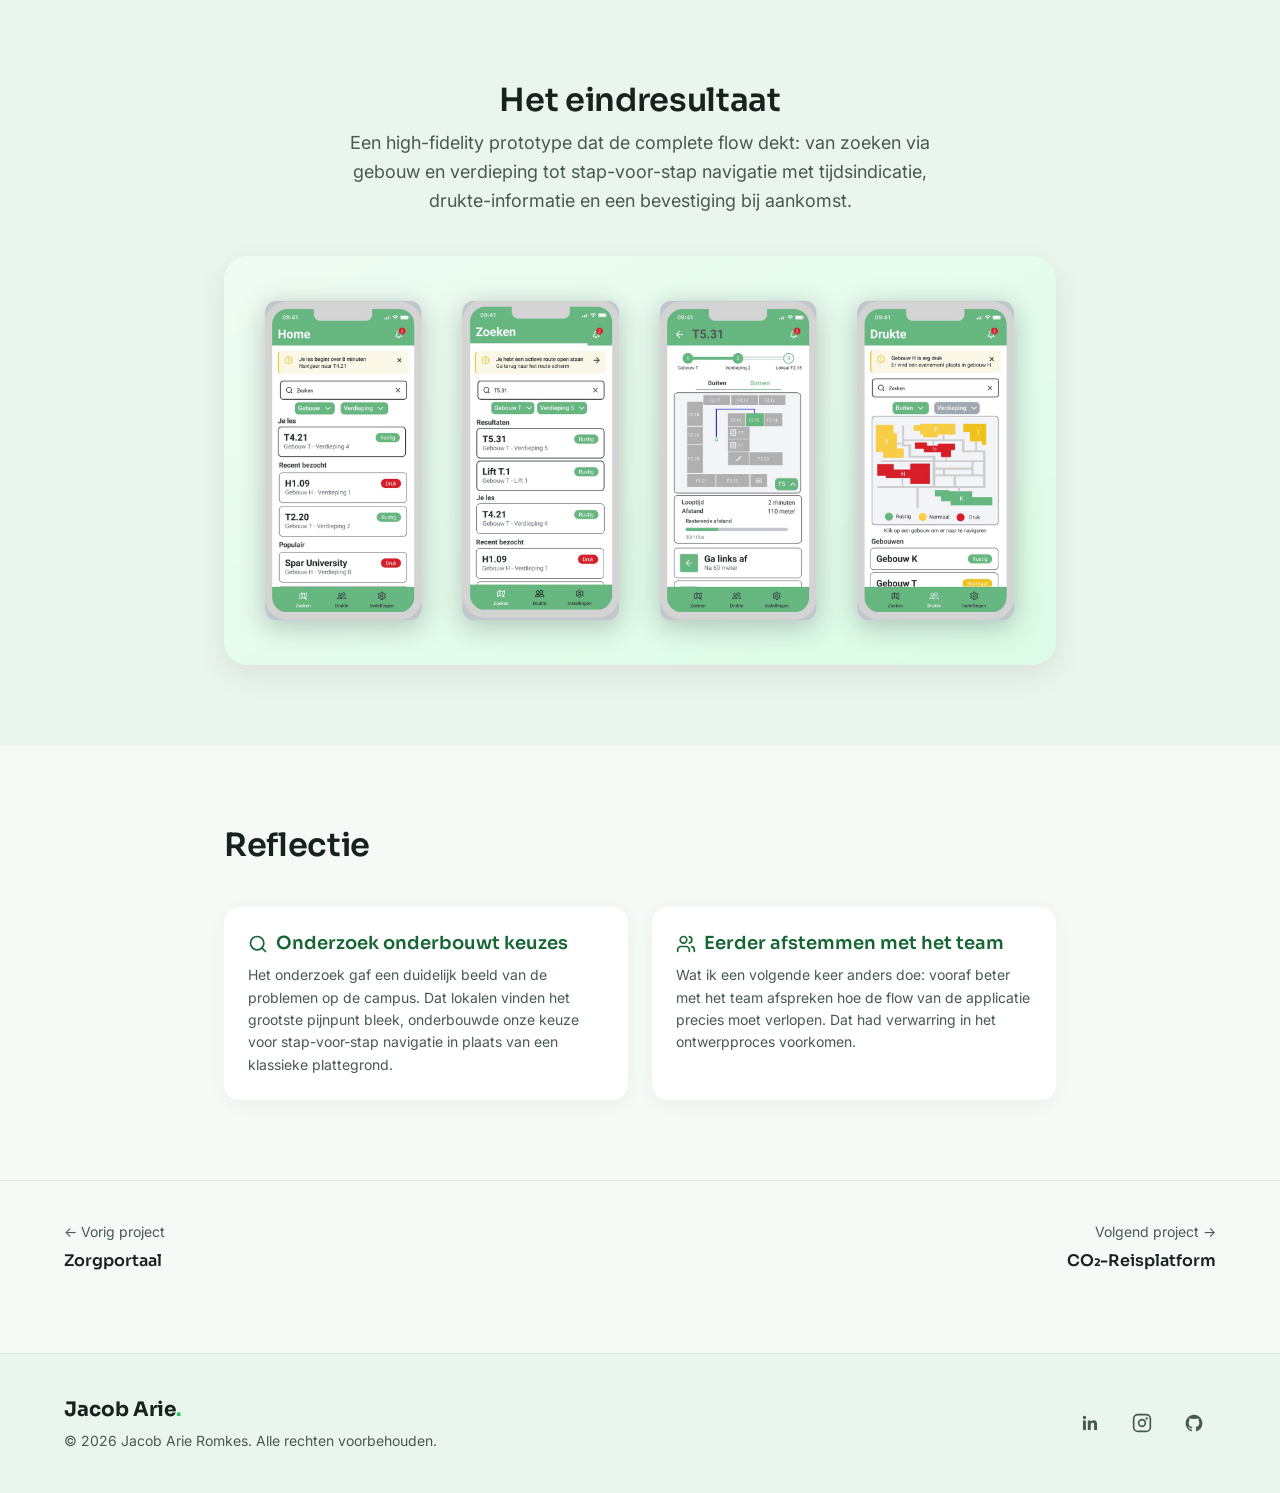
<file: projecten/campus-app.html>
<!DOCTYPE html>
<html lang="nl">
<head>
  <meta charset="UTF-8">
  <meta name="viewport" content="width=device-width, initial-scale=1.0">
  <meta name="theme-color" content="#f9fafb">
  <title>Campus Navigation Companion | Jacob Arie</title>
  <meta name="description" content="Case study: een web-app die studenten, bezoekers en mensen met een beperking helpt om snel en stressvrij hun weg te vinden op de Windesheim campus.">
  <link rel="icon" type="image/svg+xml" href="../assets/icons/favicon.svg">
  <link rel="preconnect" href="https://fonts.googleapis.com">
  <link rel="preconnect" href="https://fonts.gstatic.com" crossorigin>
  <link href="https://fonts.googleapis.com/css2?family=Inter:wght@400;500;600&family=Sora:wght@600;700&display=swap" rel="stylesheet">
  <link rel="stylesheet" href="../css/tokens.css">
  <link rel="stylesheet" href="../css/base.css">
  <link rel="stylesheet" href="../css/components.css">
  <link rel="stylesheet" href="../css/pages.css">
  <link rel="stylesheet" href="../css/animations.css">
  <script src="../js/main.js" defer></script>
  <script src="../js/scroll-animations.js" defer></script>
</head>
<body>
  <a class="skip-link" href="#main">Direct naar inhoud</a>

  <header class="site-header">
    <div class="container">
      <a class="site-logo" href="../index.html">Jacob Arie<span class="logo-dot">.</span></a>
      <button class="nav-toggle" aria-expanded="false" aria-controls="site-nav" aria-label="Menu">
        <span class="bar"></span>
        <span class="bar"></span>
        <span class="bar"></span>
      </button>
      <nav class="site-nav" id="site-nav" aria-label="Hoofdnavigatie">
        <ul>
          <li><a href="../index.html">Home</a></li>
          <li><a href="../projecten.html" aria-current="page">Projecten</a></li>
          <li><a href="../over-mij.html">Over mij</a></li>
        </ul>
        <a class="btn btn-primary nav-cta" href="../contact.html">Contact</a>
      </nav>
    </div>
  </header>

  <main id="main">

    <div class="container">
      <a class="back-link" href="../projecten.html">
        <svg class="icon" xmlns="http://www.w3.org/2000/svg" viewBox="0 0 24 24" fill="none" stroke="currentColor" stroke-width="2" stroke-linecap="round" stroke-linejoin="round" aria-hidden="true"><path d="M5 12h14"/><path d="m13 6 6 6-6 6"/></svg>
        Terug naar projecten</a>
    </div>

    <!-- Case header -->
    <section class="case-header">
      <div class="container">
        <div data-reveal>
          <h1>Campus Navigation Companion</h1>
          <p class="lead">Een web-app die studenten, bezoekers en mensen met een beperking helpt om snel en stressvrij hun weg te vinden op de Windesheim campus.</p>
          <ul class="case-meta" aria-label="Projectgegevens">
            <li class="chip">Teamproject</li>
            <li class="chip">UX Design</li>
            <li class="chip">Toegankelijkheid</li>
            <li class="chip">Figma</li>
          </ul>
        </div>
        <img class="case-hero-img" data-reveal src="../assets/images/project-1-thumb.jpg" alt="Mockup van de Campus Navigation Companion" width="2400" height="1280">
      </div>
    </section>

    <!-- De opdracht -->
    <section class="case-section" aria-labelledby="opdracht-title">
      <div class="container" data-reveal>
        <h2 id="opdracht-title">De opdracht</h2>
        <p>Studenten en bezoekers op de Windesheim campus hebben moeite met navigeren. Lokalen zijn lastig te vinden, drukte is niet zichtbaar en het is onduidelijk in welk gebouw je moet zijn. Dit leidt tot stress en te laat komen. Uit ons onderzoek bleek dat lokalen vinden een groter probleem is dan gebouwen vinden, vooral voor eerstejaars. Meerdere respondenten gaven aan weleens te laat te zijn gekomen; de meest gebruikte navigatiemethoden waren de fysieke plattegrond en gewoon rondlopen.</p>
        <p class="case-goal"><strong>Het doel:</strong> een contextuele navigatie-UI die studenten stap voor stap begeleidt naar hun lokaal, met drukte-informatie, tijdsindicatie en toegankelijkheidsopties.</p>
        <p>Ik werkte in een team van vijf studenten, samen met Chenhao Wu (ontwerp en onderbouwing), Ingmar de Ruiter en Daniël Verspuij (development) en Erik van der Reest (presentatie en documentatie). Mijn rol: het high-fidelity prototype uitwerken, het werkproces documenteren en het eindproduct presenteren.</p>
      </div>
    </section>

    <!-- Doelgroep -->
    <section class="case-section" aria-labelledby="doelgroep-title">
      <div class="container">
        <h2 id="doelgroep-title" data-reveal>Voor wie</h2>
        <div class="case-approach cols-2" data-reveal-stagger>
          <article class="card approach-card">
            <h3>Eerstejaars studenten</h3>
            <p>Kennen de campus nog niet en moeten onder tijdsdruk hun lokaal vinden.</p>
          </article>
          <article class="card approach-card">
            <h3>Internationale studenten</h3>
            <p>Beheersen het Nederlands niet, dus de app moet ook volledig in het Engels werken.</p>
          </article>
          <article class="card approach-card">
            <h3>Studenten met een beperking</h3>
            <p>Hebben aangepaste routeopties nodig, zoals een rolstoelvriendelijke route.</p>
          </article>
          <article class="card approach-card">
            <h3>Bezoekers</h3>
            <p>Zijn onbekend met de campusindeling en komen er vaak maar één keer.</p>
          </article>
        </div>
      </div>
    </section>

    <!-- Requirements -->
    <section class="case-section" aria-labelledby="requirements-title">
      <div class="container">
        <h2 id="requirements-title" data-reveal>Requirements</h2>
        <p data-reveal>Op basis van het onderzoek prioriteerden we de functionaliteit met MoSCoW:</p>
        <div class="case-approach" data-reveal-stagger>
          <article class="card approach-card">
            <h3>Must have</h3>
            <ul class="ticks">
              <li>Navigatie naar lokaal via gebouw, verdieping en lokaalcode</li>
              <li>Rolstoelvriendelijke routeoptie</li>
              <li>Drukte-informatie per locatie</li>
              <li>Meertalige ondersteuning (NL/EN)</li>
              <li>WCAG-conform: contrast, focus, labels</li>
            </ul>
          </article>
          <article class="card approach-card">
            <h3>Should have</h3>
            <ul class="ticks">
              <li>Tijdsindicatie ("je les begint over X minuten")</li>
              <li>Favoriete locaties opslaan</li>
              <li>Notificaties bij drukte</li>
            </ul>
          </article>
          <article class="card approach-card">
            <h3>Could have</h3>
            <ul class="ticks">
              <li>Plattegrondweergave met kleurcodering voor drukte</li>
              <li>Automatische routekoppeling met rooster</li>
              <li>Check-in bevestiging bij aankomst</li>
            </ul>
          </article>
        </div>
      </div>
    </section>

    <!-- Keuzes & wireframes -->
    <section class="case-section" aria-labelledby="keuzes-title">
      <div class="container">
        <h2 id="keuzes-title" data-reveal>Gemaakte keuzes &amp; wireframes</h2>
        <p data-reveal>De flow bestaat uit vijf stappen: onboarding, zoeken (via lokaalcode of gebouw en verdieping), route bekijken, navigeren en aangekomen. In de low-fidelity fase testten we die flow eerst in grijstinten, zodat de discussie over structuur ging en niet over kleur.</p>
        <div class="case-choices-layout">
          <ul class="choice-list" data-reveal-stagger>
            <li>
              <h3>Eén keuze per scherm</h3>
              <p>Elk scherm toont slechts één actie: kies gebouw, kies verdieping, kies lokaal. Dat verlaagt de cognitieve belasting, juist onder tijdsdruk.</p>
            </li>
            <li>
              <h3>Druktepagina via de navigatiebalk</h3>
              <p>Drukte kreeg een eigen pagina, kleurgecodeerd in rood (druk), geel (normaal) en groen (rustig). Zo is er direct inzicht zonder het hoofdscherm te overladen.</p>
            </li>
            <li>
              <h3>Toegankelijkheid als instelling, niet als extraatje</h3>
              <p>Grote knoppen, een hoge-contrastmodus, een schakelaar voor rolstoelvriendelijke routes en taalkeuze, allemaal bereikbaar via instellingen met herkenbare iconen.</p>
            </li>
          </ul>
          <img data-reveal loading="lazy" decoding="async" src="../assets/images/projecten/campus/wireframes.jpg" alt="Low-fidelity wireframes van de complete navigatieflow" width="1940" height="1468">
        </div>
        <figure class="case-figure" data-reveal>
          <img loading="lazy" decoding="async" src="../assets/images/projecten/campus/toegankelijkheid.jpg" alt="Het instellingenscherm met routetype, taalkeuze en grote tekst, naast de druktekaart van een verdieping" width="2000" height="1280">
          <figcaption>Links de instellingen: routetype, taal en grote tekst staan op hetzelfde niveau als de rest van de app. Rechts de druktekaart, waar rood, geel en groen in één oogopslag laten zien waar het rustig is.</figcaption>
        </figure>
      </div>
    </section>

    <!-- Ontwerpsysteem -->
    <section class="case-section" aria-labelledby="systeem-title">
      <div class="container">
        <h2 id="systeem-title" data-reveal>Het ontwerpsysteem</h2>
        <p data-reveal>Omdat we met vijf mensen aan hetzelfde prototype werkten, legden we eerst de bouwstenen vast. Een typografieschaal in Roboto met zes kopniveaus op een vaste regelhoogte, en een kleurenpalet met de campuskleuren plus semantische kleuren voor fouten, waarschuwingen en bevestigingen. Die laatste bepalen ook de rood-geel-groencodering van de druktekaart.</p>
        <figure class="case-figure" data-reveal>
          <a class="zoom" href="../assets/images/projecten/campus/ontwerpsysteem-typografie.png" target="_blank" rel="noopener" aria-label="Typografieschaal op ware grootte openen"><img loading="lazy" decoding="async" src="../assets/images/projecten/campus/ontwerpsysteem-typografie.png" alt="Typografieschaal met zes kopniveaus, body-formaten, captions en knoppen, met per regel het gewicht, de grootte en de regelhoogte" width="1414" height="1320"></a>
          <figcaption>De typografieschaal. Elk niveau ligt vast in gewicht, grootte, regelhoogte en letterafstand, zodat vijf mensen dezelfde koppen bouwen. Klik of tik om te vergroten.</figcaption>
        </figure>
        <figure class="case-figure" data-reveal>
          <a class="zoom" href="../assets/images/projecten/campus/ontwerpsysteem-kleuren.png" target="_blank" rel="noopener" aria-label="Kleurenpalet op ware grootte openen"><img loading="lazy" decoding="async" src="../assets/images/projecten/campus/ontwerpsysteem-kleuren.png" alt="Kleurenpalet met naam en hexcode per kleur: drie primaire tinten, Windesheim geel, kleuren voor fout, waarschuwing en geslaagd, en een grijsschaal van tien stappen" width="1411" height="1250"></a>
          <figcaption>Het volledige kleurenpalet, van de campuskleuren tot de grijsschaal. Doordat iedereen dezelfde namen gebruikte, bleven de schermen consistent zonder dat we elke keuze opnieuw hoefden te bespreken. Klik of tik om te vergroten.</figcaption>
        </figure>
      </div>
    </section>

    <!-- Testen & iteraties -->
    <section class="case-section" aria-labelledby="testen-title">
      <div class="container">
        <h2 id="testen-title" data-reveal>Testen &amp; iteraties</h2>
        <p data-reveal>We legden het prototype voor aan drie testkandidaten, elk met dezelfde taken: navigeer naar een lokaal, vind de rolstoelvriendelijke route, annuleer een navigatie, zoek een rustig gebouw en zet de taal op Engels. De kern werkte: alle drie konden een lokaal opzoeken en de rolstoelroute vinden. Maar de tests legden ook drie problemen bloot, die we in de volgende iteratie hebben opgelost:</p>
        <ul class="choice-list mt-xl" data-reveal-stagger>
          <li>
            <h3>Visuele aanwijzing voor het scrollbare gedeelte</h3>
            <p>Testers zagen niet dat het routescherm verder scrolde. Een subtiele visuele hint maakt dat nu direct duidelijk.</p>
          </li>
          <li>
            <h3>Druktepagina prominenter geplaatst</h3>
            <p>De druktepagina werd niet door iedereen gevonden. Die kreeg een vaste, zichtbare plek in de navigatiebalk.</p>
          </li>
          <li>
            <h3>Annuleerknop beter vindbaar</h3>
            <p>Eén tester kon een actieve navigatie niet stoppen. De annuleerknop staat nu op een prominente plek in het routescherm.</p>
          </li>
        </ul>
        <figure class="case-figure" data-reveal>
          <img loading="lazy" decoding="async" src="../assets/images/projecten/campus/dialogen.jpg" alt="Drie dialoogvensters: verbinding verbroken, route annuleren en navigatie starten" width="2400" height="1280">
          <figcaption>Uit de tests kwam ook dat het onduidelijk was wat er gebeurde als iets misging. We ontwierpen daarom expliciete dialogen voor een verbroken verbinding, het annuleren van een route en het starten van een nieuwe navigatie, elk met een duidelijke uitweg.</figcaption>
        </figure>
      </div>
    </section>

    <!-- Eindresultaat -->
    <section class="case-result" aria-labelledby="resultaat-title">
      <div class="container" data-reveal>
        <h2 id="resultaat-title">Het eindresultaat</h2>
        <p class="lead">Een high-fidelity prototype dat de complete flow dekt: van zoeken via gebouw en verdieping tot stap-voor-stap navigatie met tijdsindicatie, drukte-informatie en een bevestiging bij aankomst.</p>
        <img loading="lazy" decoding="async" src="../assets/images/projecten/campus/resultaat.jpg" alt="Vier high-fidelity schermen: home, zoeken, navigeren en drukte" width="2600" height="1280">
      </div>
    </section>

    <!-- Reflectie -->
    <section class="case-section" aria-labelledby="leerpunten-title">
      <div class="container">
        <h2 id="leerpunten-title" data-reveal>Reflectie</h2>
        <div class="case-learnings" data-reveal-stagger>
          <article class="card learning-card">
            <h3>
              <svg xmlns="http://www.w3.org/2000/svg" width="20" height="20" viewBox="0 0 24 24" fill="none" stroke="currentColor" stroke-width="2" stroke-linecap="round" stroke-linejoin="round" aria-hidden="true"><circle cx="11" cy="11" r="8"/><path d="m21 21-4.3-4.3"/></svg>
              Onderzoek onderbouwt keuzes</h3>
            <p>Het onderzoek gaf een duidelijk beeld van de problemen op de campus. Dat lokalen vinden het grootste pijnpunt bleek, onderbouwde onze keuze voor stap-voor-stap navigatie in plaats van een klassieke plattegrond.</p>
          </article>
          <article class="card learning-card">
            <h3>
              <svg xmlns="http://www.w3.org/2000/svg" width="20" height="20" viewBox="0 0 24 24" fill="none" stroke="currentColor" stroke-width="2" stroke-linecap="round" stroke-linejoin="round" aria-hidden="true"><path d="M16 21v-2a4 4 0 0 0-4-4H6a4 4 0 0 0-4 4v2"/><circle cx="9" cy="7" r="4"/><path d="M22 21v-2a4 4 0 0 0-3-3.87"/><path d="M16 3.13a4 4 0 0 1 0 7.75"/></svg>
              Eerder afstemmen met het team</h3>
            <p>Wat ik een volgende keer anders doe: vooraf beter met het team afspreken hoe de flow van de applicatie precies moet verlopen. Dat had verwarring in het ontwerpproces voorkomen.</p>
          </article>
        </div>
      </div>
    </section>

    <!-- Vorige/volgende -->
    <nav class="case-nav section" aria-label="Projectnavigatie">
      <div class="container">
        <a href="zorgportaal.html">
          <span class="case-nav-label">← Vorig project</span>
          <span class="case-nav-title">Zorgportaal</span>
        </a>
        <a class="is-next" href="co2-platform.html">
          <span class="case-nav-label">Volgend project →</span>
          <span class="case-nav-title">CO₂-Reisplatform</span>
        </a>
      </div>
    </nav>

  </main>

  <footer class="site-footer">
    <div class="container footer-simple">
      <div class="footer-brand">
        <a class="site-logo" href="../index.html">Jacob Arie<span class="logo-dot">.</span></a>
        <p class="footer-copy">&copy; 2026 Jacob Arie Romkes. Alle rechten voorbehouden.</p>
      </div>
      <ul class="footer-socials">
        <li><a href="https://www.linkedin.com/in/jacob-arie-romkes-8985582a4" target="_blank" rel="noopener" aria-label="LinkedIn"><svg xmlns="http://www.w3.org/2000/svg" viewBox="0 0 24 24" fill="currentColor" aria-hidden="true"><path d="M20.45 20.45h-3.55v-5.57c0-1.33-.03-3.04-1.85-3.04-1.86 0-2.14 1.45-2.14 2.94v5.67H9.36V9h3.41v1.56h.05c.48-.9 1.64-1.85 3.37-1.85 3.6 0 4.27 2.37 4.27 5.46v6.28zM5.34 7.43a2.06 2.06 0 1 1 0-4.12 2.06 2.06 0 0 1 0 4.12zM7.12 20.45H3.56V9h3.56v11.45z"/></svg></a></li>
        <li><a href="https://www.instagram.com/jacobarieromkes/" target="_blank" rel="noopener" aria-label="Instagram"><svg xmlns="http://www.w3.org/2000/svg" viewBox="0 0 24 24" fill="none" stroke="currentColor" stroke-width="2" stroke-linecap="round" stroke-linejoin="round" aria-hidden="true"><rect x="2" y="2" width="20" height="20" rx="5"/><circle cx="12" cy="12" r="4"/><circle cx="17.5" cy="6.5" r="0.5" fill="currentColor"/></svg></a></li>
        <li><a href="https://github.com/JacobArieRomkes" target="_blank" rel="noopener" aria-label="GitHub"><svg xmlns="http://www.w3.org/2000/svg" viewBox="0 0 24 24" fill="currentColor" aria-hidden="true"><path d="M12 2C6.48 2 2 6.58 2 12.25c0 4.53 2.87 8.37 6.84 9.73.5.09.68-.22.68-.49 0-.24-.01-.89-.01-1.74-2.78.62-3.37-1.37-3.37-1.37-.45-1.18-1.11-1.5-1.11-1.5-.91-.63.07-.62.07-.62 1 .07 1.53 1.06 1.53 1.06.9 1.57 2.36 1.12 2.93.85.09-.66.35-1.12.63-1.37-2.22-.26-4.56-1.14-4.56-5.07 0-1.12.39-2.03 1.03-2.75-.1-.26-.45-1.3.1-2.7 0 0 .84-.28 2.75 1.05a9.36 9.36 0 0 1 5 0c1.91-1.33 2.75-1.05 2.75-1.05.55 1.4.2 2.44.1 2.7.64.72 1.03 1.63 1.03 2.75 0 3.94-2.34 4.8-4.57 5.06.36.32.68.94.68 1.9 0 1.37-.01 2.47-.01 2.81 0 .27.18.59.69.49A10.25 10.25 0 0 0 22 12.25C22 6.58 17.52 2 12 2z"/></svg></a></li>
      </ul>
    </div>
  </footer>
</body>
</html>
</file>
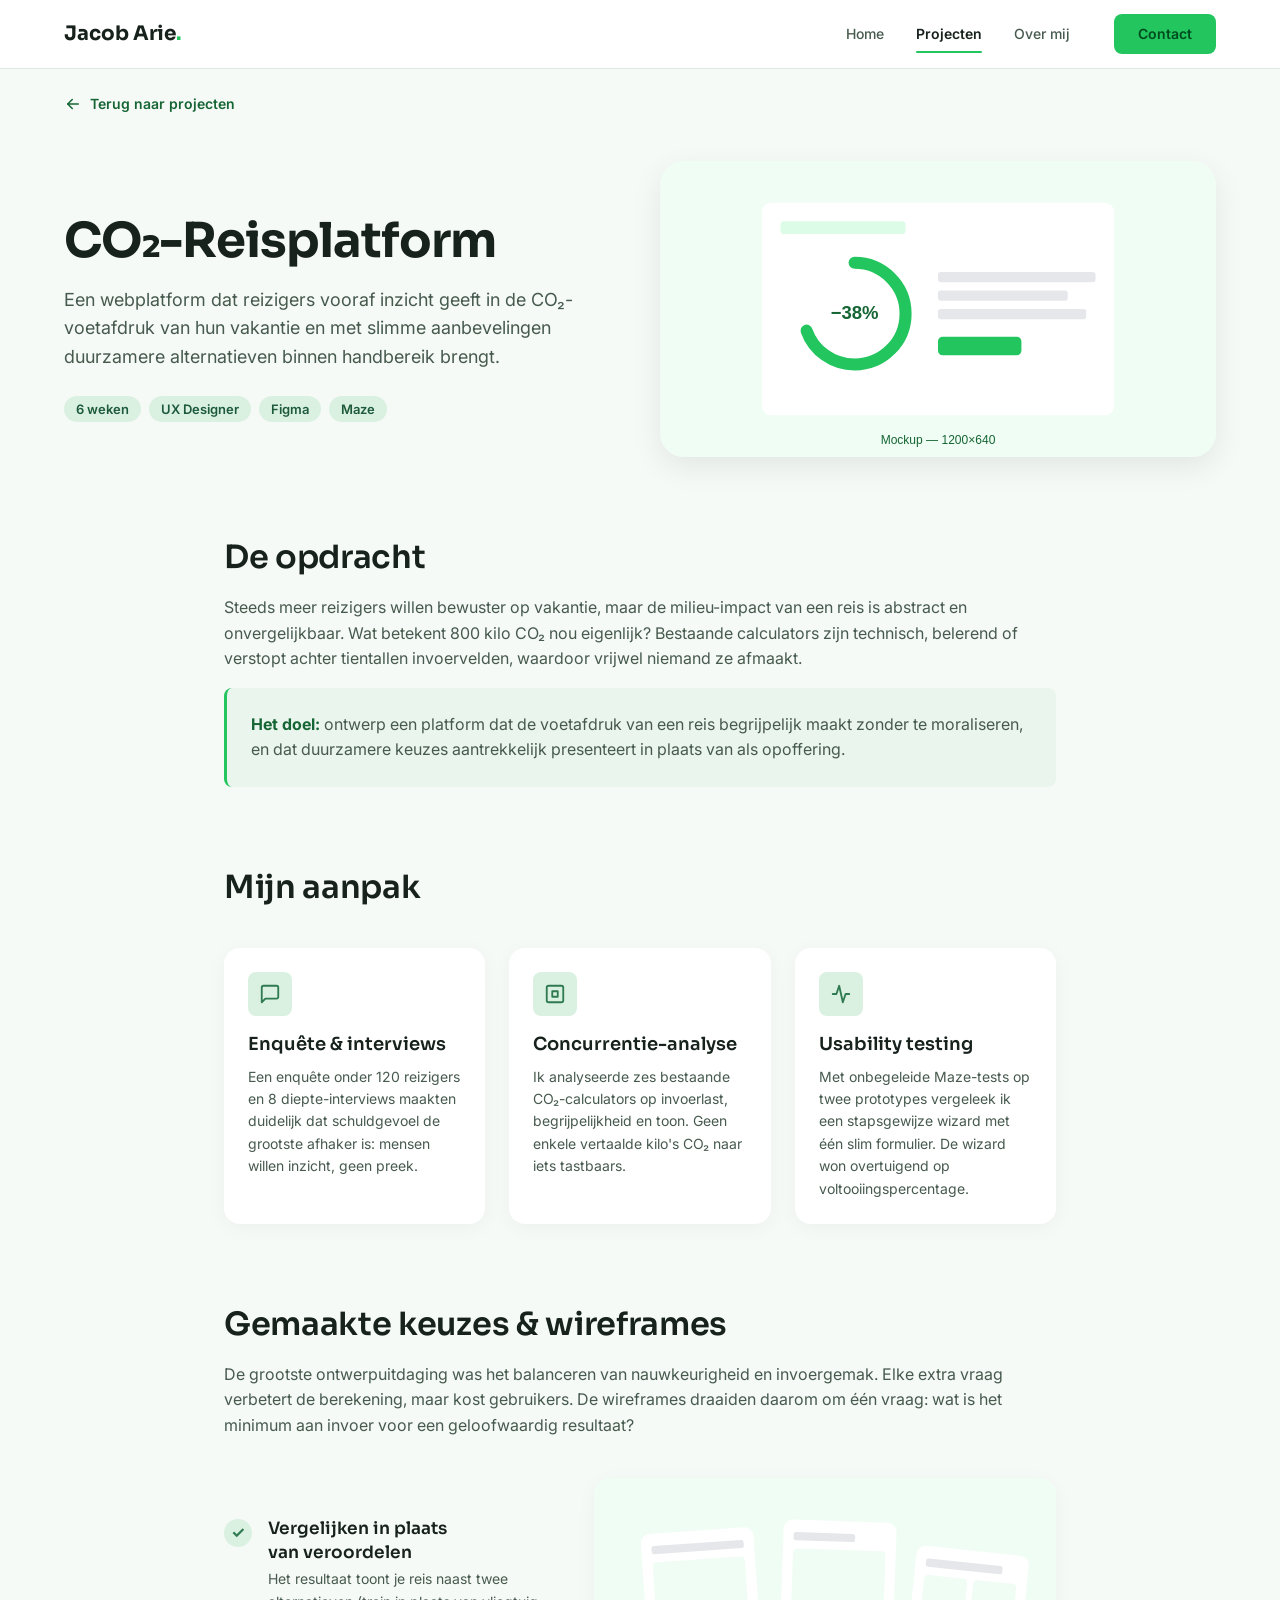
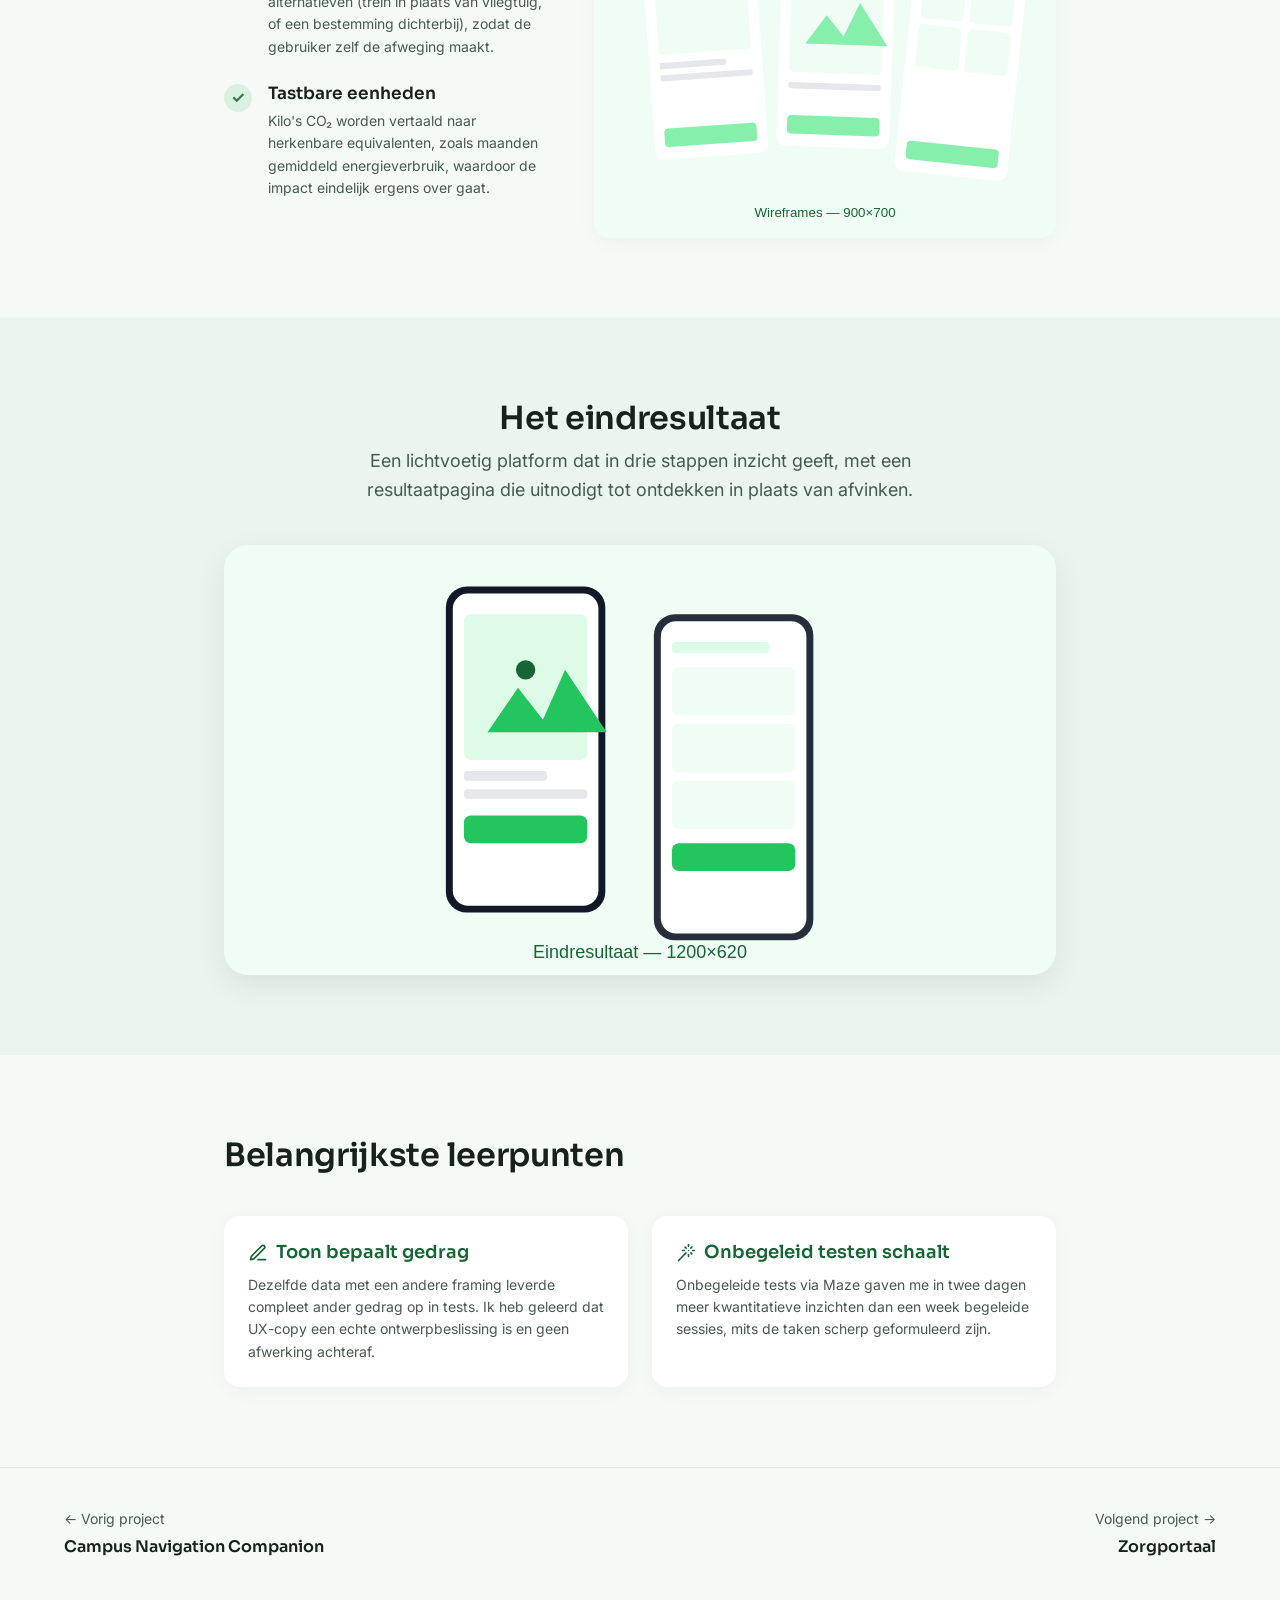
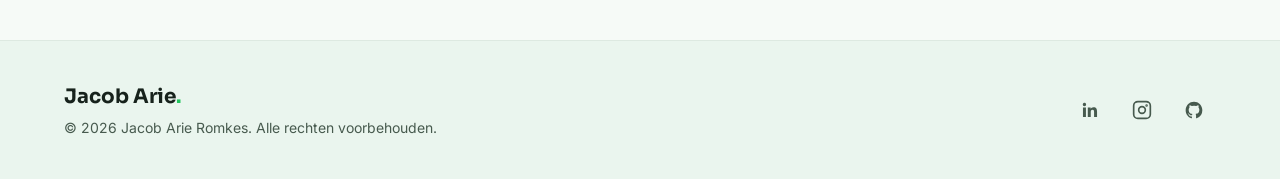
<file: projecten/co2-platform.html>
<!DOCTYPE html>
<html lang="nl">
<head>
  <meta charset="UTF-8">
  <meta name="viewport" content="width=device-width, initial-scale=1.0">
  <meta name="theme-color" content="#f9fafb">
  <title>CO₂-Reisplatform | Jacob Arie</title>
  <meta name="description" content="Case study: een webplatform dat reizigers inzicht geeft in de CO₂-voetafdruk van hun vakantie en duurzame alternatieven aanbeveelt.">
  <link rel="icon" type="image/svg+xml" href="../assets/icons/favicon.svg">
  <link rel="preconnect" href="https://fonts.googleapis.com">
  <link rel="preconnect" href="https://fonts.gstatic.com" crossorigin>
  <link href="https://fonts.googleapis.com/css2?family=Inter:wght@400;500;600&family=Sora:wght@600;700&display=swap" rel="stylesheet">
  <link rel="stylesheet" href="../css/tokens.css">
  <link rel="stylesheet" href="../css/base.css">
  <link rel="stylesheet" href="../css/components.css">
  <link rel="stylesheet" href="../css/pages.css">
  <link rel="stylesheet" href="../css/animations.css">
  <script src="../js/main.js" defer></script>
  <script src="../js/scroll-animations.js" defer></script>
</head>
<body>
  <a class="skip-link" href="#main">Direct naar inhoud</a>

  <header class="site-header">
    <div class="container">
      <a class="site-logo" href="../index.html">Jacob Arie<span class="logo-dot">.</span></a>
      <button class="nav-toggle" aria-expanded="false" aria-controls="site-nav" aria-label="Menu">
        <span class="bar"></span>
        <span class="bar"></span>
        <span class="bar"></span>
      </button>
      <nav class="site-nav" id="site-nav" aria-label="Hoofdnavigatie">
        <ul>
          <li><a href="../index.html">Home</a></li>
          <li><a href="../projecten.html" aria-current="page">Projecten</a></li>
          <li><a href="../over-mij.html">Over mij</a></li>
        </ul>
        <a class="btn btn-primary nav-cta" href="../contact.html">Contact</a>
      </nav>
    </div>
  </header>

  <main id="main">

    <div class="container">
      <a class="back-link" href="../projecten.html">
        <svg class="icon" xmlns="http://www.w3.org/2000/svg" viewBox="0 0 24 24" fill="none" stroke="currentColor" stroke-width="2" stroke-linecap="round" stroke-linejoin="round" aria-hidden="true"><path d="M5 12h14"/><path d="m13 6 6 6-6 6"/></svg>
        Terug naar projecten</a>
    </div>

    <!-- Case header -->
    <section class="case-header">
      <div class="container">
        <div data-reveal>
          <h1>CO₂-Reisplatform</h1>
          <p class="lead">Een webplatform dat reizigers vooraf inzicht geeft in de CO₂-voetafdruk van hun vakantie en met slimme aanbevelingen duurzamere alternatieven binnen handbereik brengt.</p>
          <ul class="case-meta" aria-label="Projectgegevens">
            <li class="chip">6 weken</li>
            <li class="chip">UX Designer</li>
            <li class="chip">Figma</li>
            <li class="chip">Maze</li>
          </ul>
        </div>
        <img class="case-hero-img" data-reveal src="../assets/images/project-2-thumb.svg" alt="Mockup van het CO₂-reisplatform" width="1200" height="640">
      </div>
    </section>

    <!-- De opdracht -->
    <section class="case-section" aria-labelledby="opdracht-title">
      <div class="container" data-reveal>
        <h2 id="opdracht-title">De opdracht</h2>
        <p>Steeds meer reizigers willen bewuster op vakantie, maar de milieu-impact van een reis is abstract en onvergelijkbaar. Wat betekent 800 kilo CO₂ nou eigenlijk? Bestaande calculators zijn technisch, belerend of verstopt achter tientallen invoervelden, waardoor vrijwel niemand ze afmaakt.</p>
        <p class="case-goal"><strong>Het doel:</strong> ontwerp een platform dat de voetafdruk van een reis begrijpelijk maakt zonder te moraliseren, en dat duurzamere keuzes aantrekkelijk presenteert in plaats van als opoffering.</p>
      </div>
    </section>

    <!-- Mijn aanpak -->
    <section class="case-section" aria-labelledby="aanpak-title">
      <div class="container">
        <h2 id="aanpak-title" data-reveal>Mijn aanpak</h2>
        <div class="case-approach" data-reveal-stagger>
          <article class="card approach-card">
            <span class="approach-icon" aria-hidden="true">
              <svg xmlns="http://www.w3.org/2000/svg" width="22" height="22" viewBox="0 0 24 24" fill="none" stroke="currentColor" stroke-width="2" stroke-linecap="round" stroke-linejoin="round"><path d="M21 15a2 2 0 0 1-2 2H7l-4 4V5a2 2 0 0 1 2-2h14a2 2 0 0 1 2 2z"/></svg>
            </span>
            <h3>Enquête &amp; interviews</h3>
            <p>Een enquête onder 120 reizigers en 8 diepte-interviews maakten duidelijk dat schuldgevoel de grootste afhaker is: mensen willen inzicht, geen preek.</p>
          </article>
          <article class="card approach-card">
            <span class="approach-icon" aria-hidden="true">
              <svg xmlns="http://www.w3.org/2000/svg" width="22" height="22" viewBox="0 0 24 24" fill="none" stroke="currentColor" stroke-width="2" stroke-linecap="round" stroke-linejoin="round"><rect x="3" y="3" width="18" height="18" rx="2"/><path d="M9 9h6v6H9z"/></svg>
            </span>
            <h3>Concurrentie-analyse</h3>
            <p>Ik analyseerde zes bestaande CO₂-calculators op invoerlast, begrijpelijkheid en toon. Geen enkele vertaalde kilo's CO₂ naar iets tastbaars.</p>
          </article>
          <article class="card approach-card">
            <span class="approach-icon" aria-hidden="true">
              <svg xmlns="http://www.w3.org/2000/svg" width="22" height="22" viewBox="0 0 24 24" fill="none" stroke="currentColor" stroke-width="2" stroke-linecap="round" stroke-linejoin="round"><path d="M3 12h4l3-9 4 18 3-9h4"/></svg>
            </span>
            <h3>Usability testing</h3>
            <p>Met onbegeleide Maze-tests op twee prototypes vergeleek ik een stapsgewijze wizard met één slim formulier. De wizard won overtuigend op voltooiingspercentage.</p>
          </article>
        </div>
      </div>
    </section>

    <!-- Keuzes & wireframes -->
    <section class="case-section" aria-labelledby="keuzes-title">
      <div class="container">
        <h2 id="keuzes-title" data-reveal>Gemaakte keuzes &amp; wireframes</h2>
        <p data-reveal>De grootste ontwerpuitdaging was het balanceren van nauwkeurigheid en invoergemak. Elke extra vraag verbetert de berekening, maar kost gebruikers. De wireframes draaiden daarom om één vraag: wat is het minimum aan invoer voor een geloofwaardig resultaat?</p>
        <div class="case-choices-layout">
          <ul class="choice-list" data-reveal-stagger>
            <li>
              <h3>Vergelijken in plaats van veroordelen</h3>
              <p>Het resultaat toont je reis naast twee alternatieven (trein in plaats van vliegtuig, of een bestemming dichterbij), zodat de gebruiker zelf de afweging maakt.</p>
            </li>
            <li>
              <h3>Tastbare eenheden</h3>
              <p>Kilo's CO₂ worden vertaald naar herkenbare equivalenten, zoals maanden gemiddeld energieverbruik, waardoor de impact eindelijk ergens over gaat.</p>
            </li>
          </ul>
          <img data-reveal loading="lazy" decoding="async" src="../assets/images/projecten/co2/wireframes.svg" alt="Wireframes van de reis-wizard en resultaatpagina" width="900" height="700">
        </div>
      </div>
    </section>

    <!-- Eindresultaat -->
    <section class="case-result" aria-labelledby="resultaat-title">
      <div class="container" data-reveal>
        <h2 id="resultaat-title">Het eindresultaat</h2>
        <p class="lead">Een lichtvoetig platform dat in drie stappen inzicht geeft, met een resultaatpagina die uitnodigt tot ontdekken in plaats van afvinken.</p>
        <img loading="lazy" decoding="async" src="../assets/images/projecten/co2/resultaat.svg" alt="High-fidelity schermen van het eindontwerp" width="1200" height="620">
      </div>
    </section>

    <!-- Leerpunten -->
    <section class="case-section" aria-labelledby="leerpunten-title">
      <div class="container">
        <h2 id="leerpunten-title" data-reveal>Belangrijkste leerpunten</h2>
        <div class="case-learnings" data-reveal-stagger>
          <article class="card learning-card">
            <h3>
              <svg xmlns="http://www.w3.org/2000/svg" width="20" height="20" viewBox="0 0 24 24" fill="none" stroke="currentColor" stroke-width="2" stroke-linecap="round" stroke-linejoin="round" aria-hidden="true"><path d="M12 20h9"/><path d="M16.5 3.5a2.12 2.12 0 0 1 3 3L7 19l-4 1 1-4Z"/></svg>
              Toon bepaalt gedrag</h3>
            <p>Dezelfde data met een andere framing leverde compleet ander gedrag op in tests. Ik heb geleerd dat UX-copy een echte ontwerpbeslissing is en geen afwerking achteraf.</p>
          </article>
          <article class="card learning-card">
            <h3>
              <svg xmlns="http://www.w3.org/2000/svg" width="20" height="20" viewBox="0 0 24 24" fill="none" stroke="currentColor" stroke-width="2" stroke-linecap="round" stroke-linejoin="round" aria-hidden="true"><path d="M15 4V2"/><path d="M15 16v-2"/><path d="M8 9h2"/><path d="M20 9h2"/><path d="M17.8 11.8 19 13"/><path d="M15 9h0"/><path d="M17.8 6.2 19 5"/><path d="m3 21 9-9"/><path d="M12.2 6.2 11 5"/></svg>
              Onbegeleid testen schaalt</h3>
            <p>Onbegeleide tests via Maze gaven me in twee dagen meer kwantitatieve inzichten dan een week begeleide sessies, mits de taken scherp geformuleerd zijn.</p>
          </article>
        </div>
      </div>
    </section>

    <!-- Vorige/volgende -->
    <nav class="case-nav section" aria-label="Projectnavigatie">
      <div class="container">
        <a href="campus-app.html">
          <span class="case-nav-label">← Vorig project</span>
          <span class="case-nav-title">Campus Navigation Companion</span>
        </a>
        <a class="is-next" href="zorgportaal.html">
          <span class="case-nav-label">Volgend project →</span>
          <span class="case-nav-title">Zorgportaal</span>
        </a>
      </div>
    </nav>

  </main>

  <footer class="site-footer">
    <div class="container footer-simple">
      <div class="footer-brand">
        <a class="site-logo" href="../index.html">Jacob Arie<span class="logo-dot">.</span></a>
        <p class="footer-copy">&copy; 2026 Jacob Arie Romkes. Alle rechten voorbehouden.</p>
      </div>
      <ul class="footer-socials">
        <li><a href="https://www.linkedin.com/in/jacob-arie-romkes-8985582a4" target="_blank" rel="noopener" aria-label="LinkedIn"><svg xmlns="http://www.w3.org/2000/svg" viewBox="0 0 24 24" fill="currentColor" aria-hidden="true"><path d="M20.45 20.45h-3.55v-5.57c0-1.33-.03-3.04-1.85-3.04-1.86 0-2.14 1.45-2.14 2.94v5.67H9.36V9h3.41v1.56h.05c.48-.9 1.64-1.85 3.37-1.85 3.6 0 4.27 2.37 4.27 5.46v6.28zM5.34 7.43a2.06 2.06 0 1 1 0-4.12 2.06 2.06 0 0 1 0 4.12zM7.12 20.45H3.56V9h3.56v11.45z"/></svg></a></li>
        <li><a href="https://www.instagram.com/jacobarieromkes/" target="_blank" rel="noopener" aria-label="Instagram"><svg xmlns="http://www.w3.org/2000/svg" viewBox="0 0 24 24" fill="none" stroke="currentColor" stroke-width="2" stroke-linecap="round" stroke-linejoin="round" aria-hidden="true"><rect x="2" y="2" width="20" height="20" rx="5"/><circle cx="12" cy="12" r="4"/><circle cx="17.5" cy="6.5" r="0.5" fill="currentColor"/></svg></a></li>
        <li><a href="https://github.com/JacobArieRomkes" target="_blank" rel="noopener" aria-label="GitHub"><svg xmlns="http://www.w3.org/2000/svg" viewBox="0 0 24 24" fill="currentColor" aria-hidden="true"><path d="M12 2C6.48 2 2 6.58 2 12.25c0 4.53 2.87 8.37 6.84 9.73.5.09.68-.22.68-.49 0-.24-.01-.89-.01-1.74-2.78.62-3.37-1.37-3.37-1.37-.45-1.18-1.11-1.5-1.11-1.5-.91-.63.07-.62.07-.62 1 .07 1.53 1.06 1.53 1.06.9 1.57 2.36 1.12 2.93.85.09-.66.35-1.12.63-1.37-2.22-.26-4.56-1.14-4.56-5.07 0-1.12.39-2.03 1.03-2.75-.1-.26-.45-1.3.1-2.7 0 0 .84-.28 2.75 1.05a9.36 9.36 0 0 1 5 0c1.91-1.33 2.75-1.05 2.75-1.05.55 1.4.2 2.44.1 2.7.64.72 1.03 1.63 1.03 2.75 0 3.94-2.34 4.8-4.57 5.06.36.32.68.94.68 1.9 0 1.37-.01 2.47-.01 2.81 0 .27.18.59.69.49A10.25 10.25 0 0 0 22 12.25C22 6.58 17.52 2 12 2z"/></svg></a></li>
      </ul>
    </div>
  </footer>
</body>
</html>
</file>
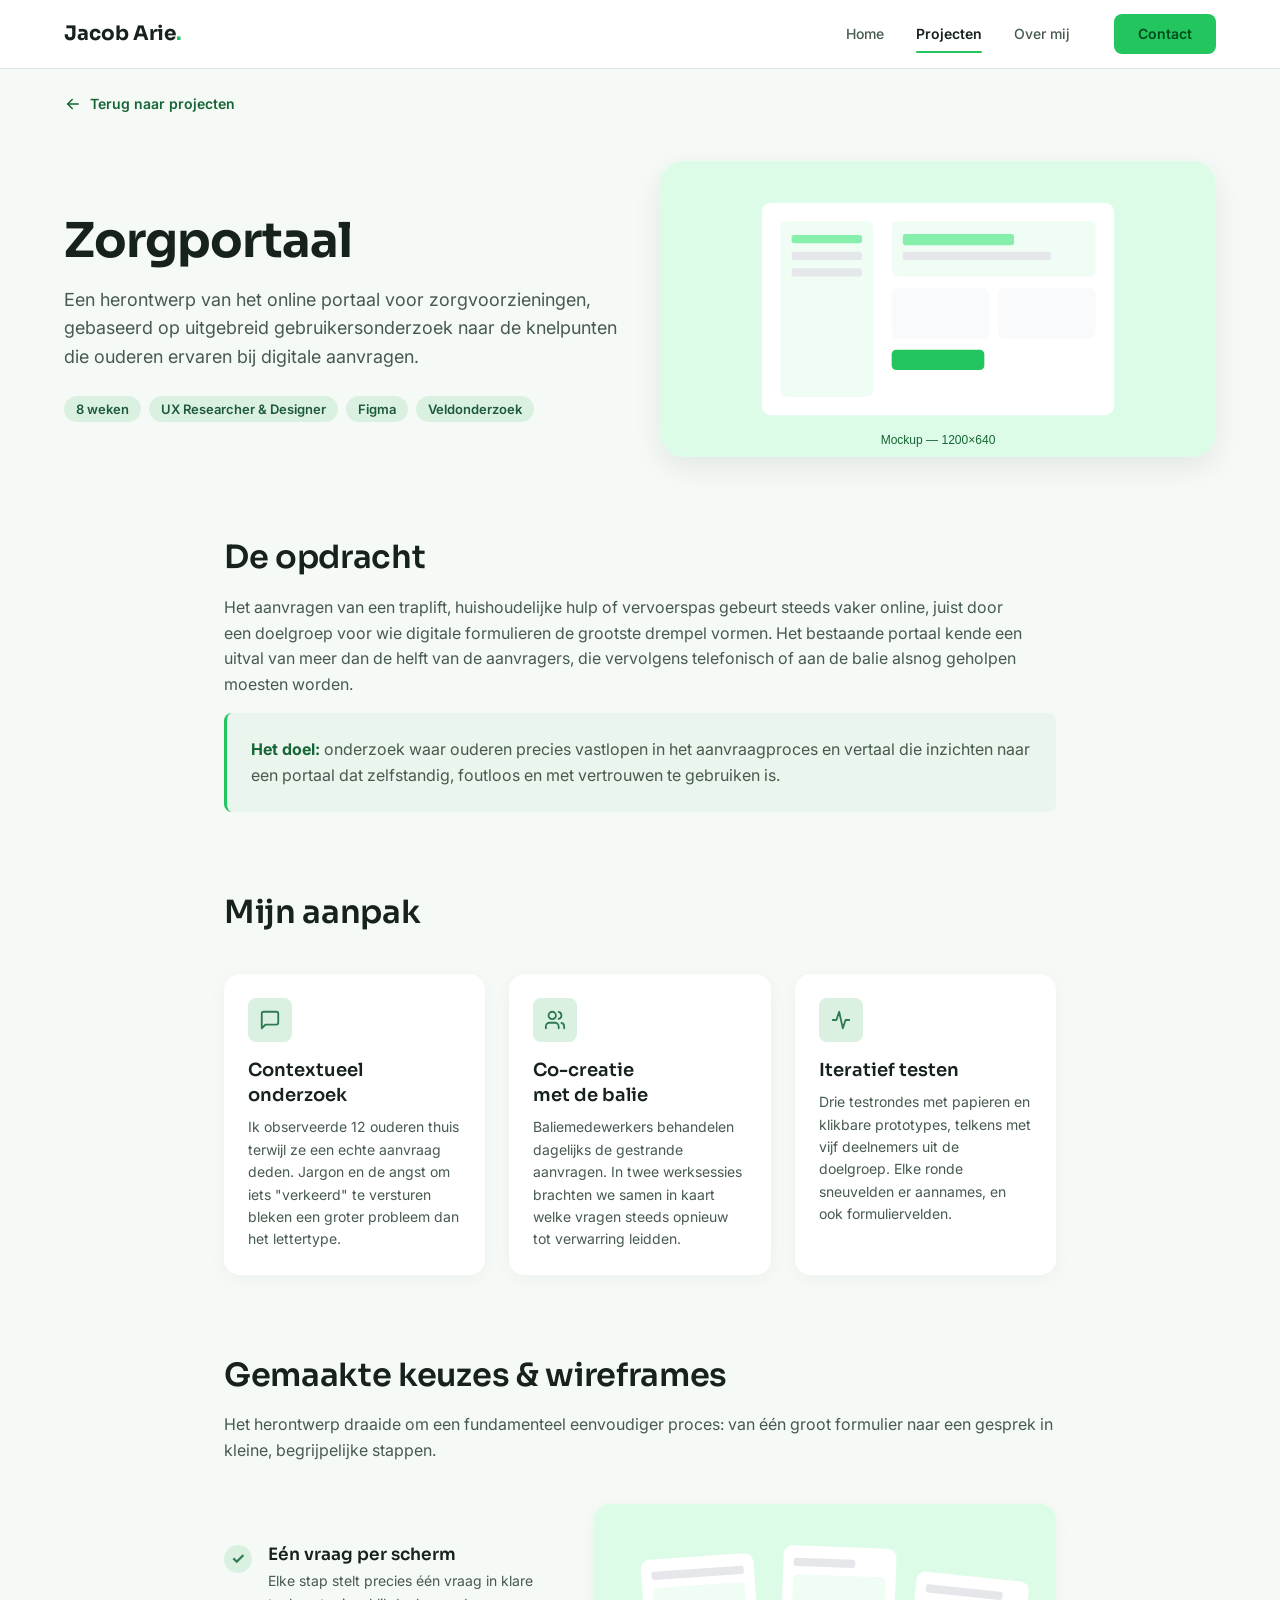
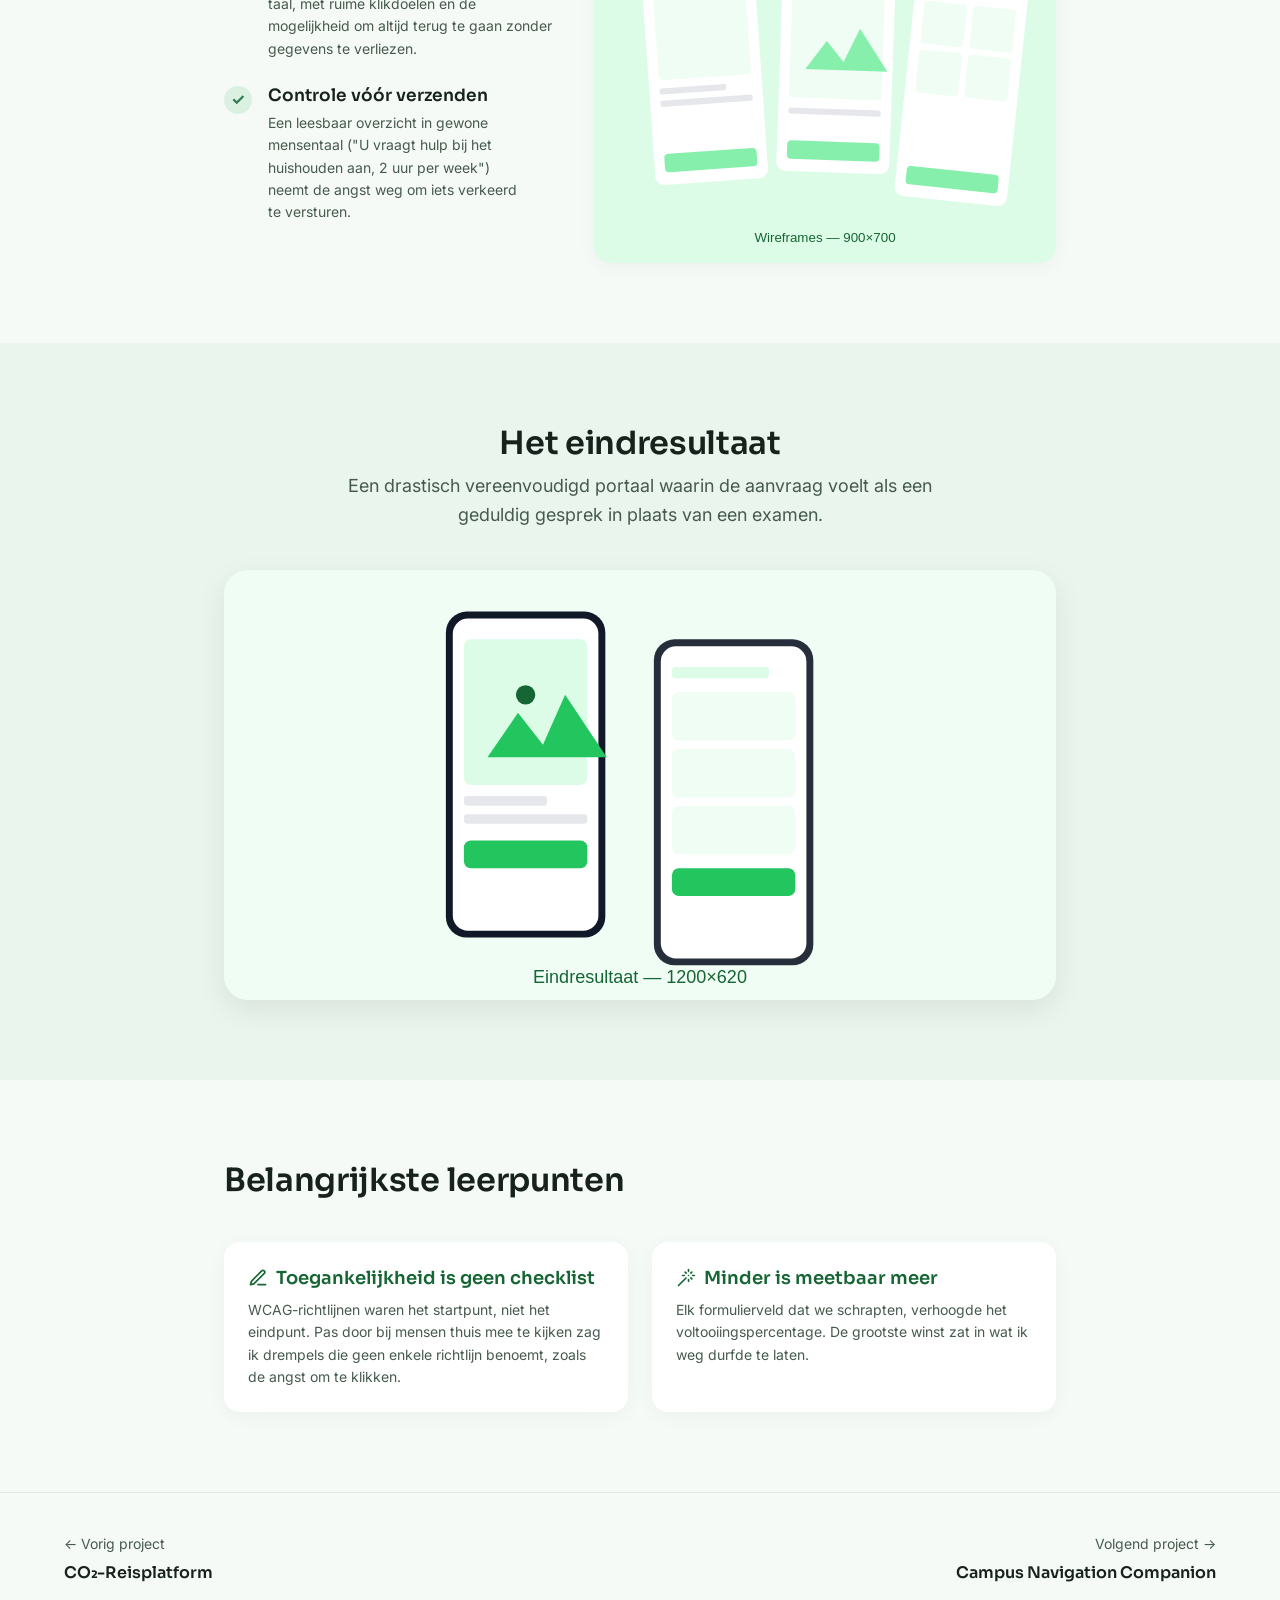
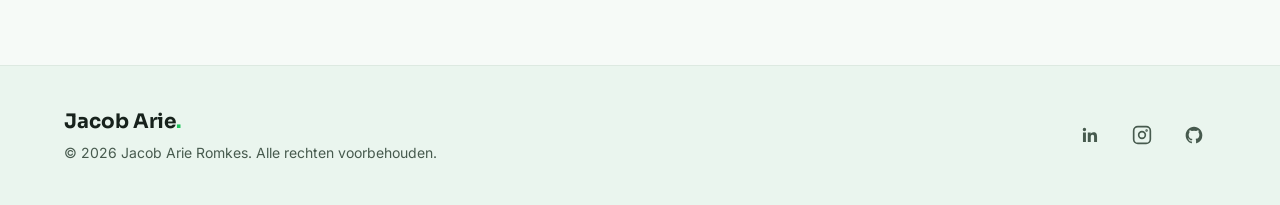
<file: projecten/zorgportaal.html>
<!DOCTYPE html>
<html lang="nl">
<head>
  <meta charset="UTF-8">
  <meta name="viewport" content="width=device-width, initial-scale=1.0">
  <meta name="theme-color" content="#f9fafb">
  <title>Zorgportaal | Jacob Arie</title>
  <meta name="description" content="Case study: herontwerp van een online portaal voor zorgvoorzieningen, gebaseerd op gebruikersonderzoek onder ouderen.">
  <link rel="icon" type="image/svg+xml" href="../assets/icons/favicon.svg">
  <link rel="preconnect" href="https://fonts.googleapis.com">
  <link rel="preconnect" href="https://fonts.gstatic.com" crossorigin>
  <link href="https://fonts.googleapis.com/css2?family=Inter:wght@400;500;600&family=Sora:wght@600;700&display=swap" rel="stylesheet">
  <link rel="stylesheet" href="../css/tokens.css">
  <link rel="stylesheet" href="../css/base.css">
  <link rel="stylesheet" href="../css/components.css">
  <link rel="stylesheet" href="../css/pages.css">
  <link rel="stylesheet" href="../css/animations.css">
  <script src="../js/main.js" defer></script>
  <script src="../js/scroll-animations.js" defer></script>
</head>
<body>
  <a class="skip-link" href="#main">Direct naar inhoud</a>

  <header class="site-header">
    <div class="container">
      <a class="site-logo" href="../index.html">Jacob Arie<span class="logo-dot">.</span></a>
      <button class="nav-toggle" aria-expanded="false" aria-controls="site-nav" aria-label="Menu">
        <span class="bar"></span>
        <span class="bar"></span>
        <span class="bar"></span>
      </button>
      <nav class="site-nav" id="site-nav" aria-label="Hoofdnavigatie">
        <ul>
          <li><a href="../index.html">Home</a></li>
          <li><a href="../projecten.html" aria-current="page">Projecten</a></li>
          <li><a href="../over-mij.html">Over mij</a></li>
        </ul>
        <a class="btn btn-primary nav-cta" href="../contact.html">Contact</a>
      </nav>
    </div>
  </header>

  <main id="main">

    <div class="container">
      <a class="back-link" href="../projecten.html">
        <svg class="icon" xmlns="http://www.w3.org/2000/svg" viewBox="0 0 24 24" fill="none" stroke="currentColor" stroke-width="2" stroke-linecap="round" stroke-linejoin="round" aria-hidden="true"><path d="M5 12h14"/><path d="m13 6 6 6-6 6"/></svg>
        Terug naar projecten</a>
    </div>

    <!-- Case header -->
    <section class="case-header">
      <div class="container">
        <div data-reveal>
          <h1>Zorgportaal</h1>
          <p class="lead">Een herontwerp van het online portaal voor zorgvoorzieningen, gebaseerd op uitgebreid gebruikersonderzoek naar de knelpunten die ouderen ervaren bij digitale aanvragen.</p>
          <ul class="case-meta" aria-label="Projectgegevens">
            <li class="chip">8 weken</li>
            <li class="chip">UX Researcher &amp; Designer</li>
            <li class="chip">Figma</li>
            <li class="chip">Veldonderzoek</li>
          </ul>
        </div>
        <img class="case-hero-img" data-reveal src="../assets/images/project-3-thumb.svg" alt="Mockup van het vereenvoudigde zorgportaal" width="1200" height="640">
      </div>
    </section>

    <!-- De opdracht -->
    <section class="case-section" aria-labelledby="opdracht-title">
      <div class="container" data-reveal>
        <h2 id="opdracht-title">De opdracht</h2>
        <p>Het aanvragen van een traplift, huishoudelijke hulp of vervoerspas gebeurt steeds vaker online, juist door een doelgroep voor wie digitale formulieren de grootste drempel vormen. Het bestaande portaal kende een uitval van meer dan de helft van de aanvragers, die vervolgens telefonisch of aan de balie alsnog geholpen moesten worden.</p>
        <p class="case-goal"><strong>Het doel:</strong> onderzoek waar ouderen precies vastlopen in het aanvraagproces en vertaal die inzichten naar een portaal dat zelfstandig, foutloos en met vertrouwen te gebruiken is.</p>
      </div>
    </section>

    <!-- Mijn aanpak -->
    <section class="case-section" aria-labelledby="aanpak-title">
      <div class="container">
        <h2 id="aanpak-title" data-reveal>Mijn aanpak</h2>
        <div class="case-approach" data-reveal-stagger>
          <article class="card approach-card">
            <span class="approach-icon" aria-hidden="true">
              <svg xmlns="http://www.w3.org/2000/svg" width="22" height="22" viewBox="0 0 24 24" fill="none" stroke="currentColor" stroke-width="2" stroke-linecap="round" stroke-linejoin="round"><path d="M21 15a2 2 0 0 1-2 2H7l-4 4V5a2 2 0 0 1 2-2h14a2 2 0 0 1 2 2z"/></svg>
            </span>
            <h3>Contextueel onderzoek</h3>
            <p>Ik observeerde 12 ouderen thuis terwijl ze een echte aanvraag deden. Jargon en de angst om iets "verkeerd" te versturen bleken een groter probleem dan het lettertype.</p>
          </article>
          <article class="card approach-card">
            <span class="approach-icon" aria-hidden="true">
              <svg xmlns="http://www.w3.org/2000/svg" width="22" height="22" viewBox="0 0 24 24" fill="none" stroke="currentColor" stroke-width="2" stroke-linecap="round" stroke-linejoin="round"><path d="M16 21v-2a4 4 0 0 0-4-4H6a4 4 0 0 0-4 4v2"/><circle cx="9" cy="7" r="4"/><path d="M22 21v-2a4 4 0 0 0-3-3.87"/><path d="M16 3.13a4 4 0 0 1 0 7.75"/></svg>
            </span>
            <h3>Co-creatie met de balie</h3>
            <p>Baliemedewerkers behandelen dagelijks de gestrande aanvragen. In twee werksessies brachten we samen in kaart welke vragen steeds opnieuw tot verwarring leidden.</p>
          </article>
          <article class="card approach-card">
            <span class="approach-icon" aria-hidden="true">
              <svg xmlns="http://www.w3.org/2000/svg" width="22" height="22" viewBox="0 0 24 24" fill="none" stroke="currentColor" stroke-width="2" stroke-linecap="round" stroke-linejoin="round"><path d="M3 12h4l3-9 4 18 3-9h4"/></svg>
            </span>
            <h3>Iteratief testen</h3>
            <p>Drie testrondes met papieren en klikbare prototypes, telkens met vijf deelnemers uit de doelgroep. Elke ronde sneuvelden er aannames, en ook formuliervelden.</p>
          </article>
        </div>
      </div>
    </section>

    <!-- Keuzes & wireframes -->
    <section class="case-section" aria-labelledby="keuzes-title">
      <div class="container">
        <h2 id="keuzes-title" data-reveal>Gemaakte keuzes &amp; wireframes</h2>
        <p data-reveal>Het herontwerp draaide om een fundamenteel eenvoudiger proces: van één groot formulier naar een gesprek in kleine, begrijpelijke stappen.</p>
        <div class="case-choices-layout">
          <ul class="choice-list" data-reveal-stagger>
            <li>
              <h3>Eén vraag per scherm</h3>
              <p>Elke stap stelt precies één vraag in klare taal, met ruime klikdoelen en de mogelijkheid om altijd terug te gaan zonder gegevens te verliezen.</p>
            </li>
            <li>
              <h3>Controle vóór verzenden</h3>
              <p>Een leesbaar overzicht in gewone mensentaal ("U vraagt hulp bij het huishouden aan, 2 uur per week") neemt de angst weg om iets verkeerd te versturen.</p>
            </li>
          </ul>
          <img data-reveal loading="lazy" decoding="async" src="../assets/images/projecten/zorg/wireframes.svg" alt="Wireframes van de stapsgewijze aanvraagflow" width="900" height="700">
        </div>
      </div>
    </section>

    <!-- Eindresultaat -->
    <section class="case-result" aria-labelledby="resultaat-title">
      <div class="container" data-reveal>
        <h2 id="resultaat-title">Het eindresultaat</h2>
        <p class="lead">Een drastisch vereenvoudigd portaal waarin de aanvraag voelt als een geduldig gesprek in plaats van een examen.</p>
        <img loading="lazy" decoding="async" src="../assets/images/projecten/zorg/resultaat.svg" alt="High-fidelity schermen van het vereenvoudigde portaal" width="1200" height="620">
      </div>
    </section>

    <!-- Leerpunten -->
    <section class="case-section" aria-labelledby="leerpunten-title">
      <div class="container">
        <h2 id="leerpunten-title" data-reveal>Belangrijkste leerpunten</h2>
        <div class="case-learnings" data-reveal-stagger>
          <article class="card learning-card">
            <h3>
              <svg xmlns="http://www.w3.org/2000/svg" width="20" height="20" viewBox="0 0 24 24" fill="none" stroke="currentColor" stroke-width="2" stroke-linecap="round" stroke-linejoin="round" aria-hidden="true"><path d="M12 20h9"/><path d="M16.5 3.5a2.12 2.12 0 0 1 3 3L7 19l-4 1 1-4Z"/></svg>
              Toegankelijkheid is geen checklist</h3>
            <p>WCAG-richtlijnen waren het startpunt, niet het eindpunt. Pas door bij mensen thuis mee te kijken zag ik drempels die geen enkele richtlijn benoemt, zoals de angst om te klikken.</p>
          </article>
          <article class="card learning-card">
            <h3>
              <svg xmlns="http://www.w3.org/2000/svg" width="20" height="20" viewBox="0 0 24 24" fill="none" stroke="currentColor" stroke-width="2" stroke-linecap="round" stroke-linejoin="round" aria-hidden="true"><path d="M15 4V2"/><path d="M15 16v-2"/><path d="M8 9h2"/><path d="M20 9h2"/><path d="M17.8 11.8 19 13"/><path d="M15 9h0"/><path d="M17.8 6.2 19 5"/><path d="m3 21 9-9"/><path d="M12.2 6.2 11 5"/></svg>
              Minder is meetbaar meer</h3>
            <p>Elk formulier­veld dat we schrapten, verhoogde het voltooiingspercentage. De grootste winst zat in wat ik weg durfde te laten.</p>
          </article>
        </div>
      </div>
    </section>

    <!-- Vorige/volgende -->
    <nav class="case-nav section" aria-label="Projectnavigatie">
      <div class="container">
        <a href="co2-platform.html">
          <span class="case-nav-label">← Vorig project</span>
          <span class="case-nav-title">CO₂-Reisplatform</span>
        </a>
        <a class="is-next" href="campus-app.html">
          <span class="case-nav-label">Volgend project →</span>
          <span class="case-nav-title">Campus Navigation Companion</span>
        </a>
      </div>
    </nav>

  </main>

  <footer class="site-footer">
    <div class="container footer-simple">
      <div class="footer-brand">
        <a class="site-logo" href="../index.html">Jacob Arie<span class="logo-dot">.</span></a>
        <p class="footer-copy">&copy; 2026 Jacob Arie Romkes. Alle rechten voorbehouden.</p>
      </div>
      <ul class="footer-socials">
        <li><a href="https://www.linkedin.com/in/jacob-arie-romkes-8985582a4" target="_blank" rel="noopener" aria-label="LinkedIn"><svg xmlns="http://www.w3.org/2000/svg" viewBox="0 0 24 24" fill="currentColor" aria-hidden="true"><path d="M20.45 20.45h-3.55v-5.57c0-1.33-.03-3.04-1.85-3.04-1.86 0-2.14 1.45-2.14 2.94v5.67H9.36V9h3.41v1.56h.05c.48-.9 1.64-1.85 3.37-1.85 3.6 0 4.27 2.37 4.27 5.46v6.28zM5.34 7.43a2.06 2.06 0 1 1 0-4.12 2.06 2.06 0 0 1 0 4.12zM7.12 20.45H3.56V9h3.56v11.45z"/></svg></a></li>
        <li><a href="https://www.instagram.com/jacobarieromkes/" target="_blank" rel="noopener" aria-label="Instagram"><svg xmlns="http://www.w3.org/2000/svg" viewBox="0 0 24 24" fill="none" stroke="currentColor" stroke-width="2" stroke-linecap="round" stroke-linejoin="round" aria-hidden="true"><rect x="2" y="2" width="20" height="20" rx="5"/><circle cx="12" cy="12" r="4"/><circle cx="17.5" cy="6.5" r="0.5" fill="currentColor"/></svg></a></li>
        <li><a href="https://github.com/JacobArieRomkes" target="_blank" rel="noopener" aria-label="GitHub"><svg xmlns="http://www.w3.org/2000/svg" viewBox="0 0 24 24" fill="currentColor" aria-hidden="true"><path d="M12 2C6.48 2 2 6.58 2 12.25c0 4.53 2.87 8.37 6.84 9.73.5.09.68-.22.68-.49 0-.24-.01-.89-.01-1.74-2.78.62-3.37-1.37-3.37-1.37-.45-1.18-1.11-1.5-1.11-1.5-.91-.63.07-.62.07-.62 1 .07 1.53 1.06 1.53 1.06.9 1.57 2.36 1.12 2.93.85.09-.66.35-1.12.63-1.37-2.22-.26-4.56-1.14-4.56-5.07 0-1.12.39-2.03 1.03-2.75-.1-.26-.45-1.3.1-2.7 0 0 .84-.28 2.75 1.05a9.36 9.36 0 0 1 5 0c1.91-1.33 2.75-1.05 2.75-1.05.55 1.4.2 2.44.1 2.7.64.72 1.03 1.63 1.03 2.75 0 3.94-2.34 4.8-4.57 5.06.36.32.68.94.68 1.9 0 1.37-.01 2.47-.01 2.81 0 .27.18.59.69.49A10.25 10.25 0 0 0 22 12.25C22 6.58 17.52 2 12 2z"/></svg></a></li>
      </ul>
    </div>
  </footer>
</body>
</html>
</file>
<file: css/tokens.css>
/* ==========================================================================
   Design tokens — bron: DESIGN.MD (Vivid Minimalist Portfolio)
   Alle waarden op de site komen uit dit bestand.
   ========================================================================== */

:root {
  /* Colors
     Eén groene familie, elke tint met een eigen rol:
     - primary (fel groen): alleen acties, focus, actieve staat, voortgang
     - sage (secundair):    chips, icoontegels, overlines
     - stone (tertiair):    rustige sectievlakken
     Uitgelichte blokken (proces, studievoortgang) delen één zacht verloop. */
  --color-primary: #22c55e;        /* acties */
  --color-on-primary: #004b1e;     /* tekst op primary (AA-contrast op fel groen) */
  --color-primary-hover: #4ade80;  /* hover-variant die contrast behoudt */
  --color-primary-dark: #166534;   /* links en groene tekst op lichte vlakken (AA) */
  --color-primary-deep: #006e2f;   /* accentwoorden in koppen */
  --color-mint: #dcfce7;           /* alleen nog voor succesmeldingen en hero-gloed */

  /* Verzadiging bewust in het midden: frisser dan grijsgroen,
     rustiger dan het felle mint */
  --color-sage: #2f7a50;           /* iconen, overlines */
  --color-sage-ink: #1d5a3a;       /* tekst op saliegroen vlak */
  --color-sage-soft: #daf1e2;      /* chips, icoontegels */
  --color-stone: #eaf5ee;          /* rustige sectievlakken */

  --gradient-panel: linear-gradient(135deg, var(--color-stone) 0%, var(--color-sage-soft) 100%);

  /* Neutralen met een groene ondertoon, zodat alles bij elkaar hoort */
  --color-text: #17221c;
  --color-text-muted: #475a4e;
  --color-bg: #f6faf7;
  --color-surface: #ffffff;
  --color-border: #dde9e1;
  --color-input-bg: #f1f6f2;
  --color-error: #ba1a1a;
  --color-error-bg: #ffdad6;

  /* Typography */
  --font-heading: 'Sora', sans-serif;
  --font-body: 'Inter', sans-serif;
  --text-xl: 3rem;        /* 48px — headline-xl */
  --text-xl-mobile: 2.25rem; /* 36px */
  --text-lg: 2rem;        /* 32px — headline-lg */
  --text-md: 1.5rem;      /* 24px — headline-md */
  --body-lg: 1.125rem;    /* 18px */
  --body-md: 1rem;        /* 16px */
  --label-sm: 0.875rem;   /* 14px */

  /* Spacing (4px grid) */
  --space-xs: 4px;
  --space-sm: 8px;
  --space-md: 16px;
  --space-lg: 24px;
  --space-xl: 40px;
  --section-gap: 80px;
  --container-max: 1200px;

  /* Radius */
  --radius-sm: 0.25rem;
  --radius-md: 0.5rem;
  --radius-lg: 1rem;
  --radius-xl: 1.5rem;
  --radius-full: 9999px;

  /* Shadows */
  --shadow-1: 0 4px 20px rgba(0, 0, 0, 0.04);
  --shadow-2: 0 10px 30px rgba(0, 0, 0, 0.08);
}
</file>
<file: css/base.css>
/* ==========================================================================
   Base — reset, typografie, layout-primitieven
   ========================================================================== */

*,
*::before,
*::after {
  box-sizing: border-box;
}

* {
  margin: 0;
}

html {
  -webkit-text-size-adjust: 100%;
  color-scheme: light;
}

@media (prefers-reduced-motion: no-preference) {
  html {
    scroll-behavior: smooth;
  }
}

body {
  overflow-x: clip;
  font-family: var(--font-body);
  font-size: var(--body-md);
  line-height: 1.6;
  color: var(--color-text);
  background-color: var(--color-bg);
  -webkit-font-smoothing: antialiased;
}

img,
svg,
video {
  display: block;
  max-width: 100%;
  height: auto;
}

input,
button,
textarea,
select {
  font: inherit;
}

/* Typografie ------------------------------------------------------------- */

h1,
h2,
h3 {
  font-family: var(--font-heading);
  line-height: 1.2;
  text-wrap: balance;
}

h1 {
  font-size: var(--text-xl);
  font-weight: 700;
  letter-spacing: -0.02em;
}

h2 {
  font-size: var(--text-lg);
  font-weight: 600;
  letter-spacing: -0.01em;
  line-height: 1.3;
}

h3 {
  font-size: var(--text-md);
  font-weight: 600;
  line-height: 1.4;
}

@media (max-width: 639px) {
  h1 {
    font-size: var(--text-xl-mobile);
  }

  h2 {
    font-size: 1.625rem;
  }
}

p {
  text-wrap: pretty;
}

a {
  color: var(--color-primary-dark);
}

.lead {
  font-size: var(--body-lg);
  color: var(--color-text-muted);
}

.overline {
  font-size: var(--label-sm);
  font-weight: 600;
  letter-spacing: 0.05em;
  text-transform: uppercase;
  color: var(--color-sage);
}

::selection {
  background-color: var(--color-sage-soft);
}

/* Layout ------------------------------------------------------------------ */

.container {
  max-width: var(--container-max);
  margin-inline: auto;
  padding-inline: var(--space-lg);
}

@media (max-width: 639px) {
  .container {
    padding-inline: var(--space-md);
  }
}

.section {
  padding-block: var(--section-gap);
}

@media (max-width: 639px) {
  .section {
    padding-block: 56px;
  }
}

.section-tight {
  padding-top: 0;
}

.mt-xl {
  margin-top: var(--space-xl);
}

/* Toegankelijkheid --------------------------------------------------------- */

.skip-link {
  position: absolute;
  top: -100%;
  left: var(--space-md);
  z-index: 100;
  padding: var(--space-sm) var(--space-md);
  background-color: var(--color-surface);
  color: var(--color-primary-dark);
  font-weight: 600;
  border-radius: var(--radius-md);
  box-shadow: var(--shadow-2);
}

.skip-link:focus {
  top: var(--space-md);
}

:focus-visible {
  outline: 2px solid var(--color-primary);
  outline-offset: 2px;
}

.visually-hidden {
  position: absolute;
  width: 1px;
  height: 1px;
  padding: 0;
  margin: -1px;
  overflow: hidden;
  clip: rect(0 0 0 0);
  white-space: nowrap;
  border: 0;
}
</file>
<file: css/components.css>
/* ==========================================================================
   Components — header/nav, footer, knoppen, cards, chips, formulieren
   ========================================================================== */

/* Header ------------------------------------------------------------------ */

.site-header {
  position: sticky;
  top: 0;
  z-index: 50;
  background-color: rgba(255, 255, 255, 0.92);
  backdrop-filter: blur(8px);
  border-bottom: 1px solid var(--color-border);
}

.site-header .container {
  display: flex;
  align-items: center;
  justify-content: space-between;
  gap: var(--space-lg);
  height: 68px;
}

.site-logo {
  font-family: var(--font-heading);
  font-size: 1.25rem;
  font-weight: 700;
  color: var(--color-text);
  text-decoration: none;
}

.site-logo .logo-dot {
  color: var(--color-primary);
}

.site-nav {
  display: flex;
  align-items: center;
  gap: var(--space-xl);
}

.site-nav ul {
  display: flex;
  align-items: center;
  gap: var(--space-lg);
  list-style: none;
  margin: 0;
  padding: 0;
}

.site-nav a:not(.btn) {
  position: relative;
  display: inline-block;
  padding: var(--space-sm) var(--space-xs);
  font-size: var(--label-sm);
  font-weight: 500;
  color: var(--color-text-muted);
  text-decoration: none;
  transition: color 150ms ease;
}

.site-nav a:not(.btn):hover {
  color: var(--color-text);
}

/* Actieve pagina: groene indicator (Nielsen: zichtbaarheid systeemstatus) */
.site-nav a[aria-current='page'] {
  color: var(--color-text);
  font-weight: 600;
}

.site-nav a[aria-current='page']::after {
  content: '';
  position: absolute;
  left: var(--space-xs);
  right: var(--space-xs);
  bottom: 0;
  height: 2px;
  border-radius: var(--radius-full);
  background-color: var(--color-primary);
}

.nav-toggle {
  display: none;
  flex-direction: column;
  justify-content: center;
  gap: 5px;
  width: 44px;
  height: 44px;
  padding: 10px;
  background: none;
  border: none;
  border-radius: var(--radius-md);
  cursor: pointer;
}

.nav-toggle .bar {
  width: 100%;
  height: 2px;
  border-radius: var(--radius-full);
  background-color: var(--color-text);
  transition: transform 200ms ease, opacity 200ms ease;
}

.nav-toggle[aria-expanded='true'] .bar:nth-child(1) {
  transform: translateY(7px) rotate(45deg);
}

.nav-toggle[aria-expanded='true'] .bar:nth-child(2) {
  opacity: 0;
}

.nav-toggle[aria-expanded='true'] .bar:nth-child(3) {
  transform: translateY(-7px) rotate(-45deg);
}

@media (max-width: 767px) {
  .nav-toggle {
    display: flex;
  }

  .site-nav {
    position: absolute;
    top: 68px;
    left: 0;
    right: 0;
    display: none;
    flex-direction: column;
    align-items: stretch;
    gap: var(--space-md);
    padding: var(--space-lg) var(--space-md);
    background-color: var(--color-surface);
    border-bottom: 1px solid var(--color-border);
    box-shadow: var(--shadow-2);
  }

  .site-nav.is-open {
    display: flex;
  }

  .site-nav ul {
    flex-direction: column;
    align-items: stretch;
    gap: var(--space-xs);
  }

  .site-nav a:not(.btn) {
    display: block;
    padding: var(--space-md);
    font-size: var(--body-md);
    border-radius: var(--radius-md);
  }

  .site-nav a:not(.btn):hover {
    background-color: var(--color-stone);
  }

  .site-nav a[aria-current='page']::after {
    left: var(--space-md);
    right: auto;
    width: 24px;
  }

  .nav-cta {
    text-align: center;
  }
}

/* Actieve Contact-knop: laat zien dat je al op die pagina bent */
.site-nav .nav-cta[aria-current='page'] {
  background-color: var(--color-primary-dark);
  color: #ffffff;
  box-shadow: inset 0 0 0 2px rgba(255, 255, 255, 0.3);
}

/* Footer ------------------------------------------------------------------ */

.site-footer {
  /* geen eigen marge: elke pagina eindigt al met sectie-padding */
  padding-block: var(--space-xl);
  background-color: var(--color-stone);
  border-top: 1px solid var(--color-border);
}

.footer-simple {
  display: flex;
  flex-wrap: wrap;
  align-items: center;
  justify-content: space-between;
  gap: var(--space-lg);
}

.footer-copy {
  margin-top: var(--space-xs);
  font-size: var(--label-sm);
  color: var(--color-text-muted);
}

.footer-socials {
  display: flex;
  gap: var(--space-sm);
  list-style: none;
  margin: 0;
  padding: 0;
}

.footer-socials a {
  display: flex;
  align-items: center;
  justify-content: center;
  width: 44px;
  height: 44px;
  color: var(--color-text-muted);
  border-radius: var(--radius-full);
  transition: color 150ms ease, background-color 150ms ease;
}

.footer-socials a:hover {
  color: var(--color-sage-ink);
  background-color: var(--color-sage-soft);
}

.footer-socials svg {
  width: 20px;
  height: 20px;
}

/* Knoppen ------------------------------------------------------------------ */

.btn {
  display: inline-flex;
  align-items: center;
  justify-content: center;
  gap: var(--space-sm);
  padding: 12px var(--space-lg);
  font-size: var(--label-sm);
  font-weight: 600;
  line-height: 1.2;
  text-decoration: none;
  border: none;
  border-radius: var(--radius-md);
  cursor: pointer;
  transition: background-color 150ms ease, color 150ms ease,
    border-color 150ms ease, transform 150ms ease, box-shadow 150ms ease;
}

.btn:active {
  transform: scale(0.98);
}

.btn-primary {
  background-color: var(--color-primary);
  color: var(--color-on-primary);
}

.btn-primary:hover {
  background-color: var(--color-primary-hover);
  box-shadow: var(--shadow-2);
}

.btn-outline {
  background-color: transparent;
  color: var(--color-primary-dark);
  border: 1.5px solid var(--color-primary);
}

.btn-outline:hover {
  background-color: var(--color-stone);
}

.btn-ghost {
  padding: var(--space-sm) 0;
  background: none;
  color: var(--color-primary-dark);
  border-radius: var(--radius-sm);
}

.btn-ghost .icon {
  transition: transform 150ms ease;
}

.btn-ghost:hover .icon {
  transform: translateX(4px);
}

.btn .icon {
  width: 18px;
  height: 18px;
  flex-shrink: 0;
}

/* Cards ---------------------------------------------------------------- */

.card {
  background-color: var(--color-surface);
  border-radius: var(--radius-lg);
  box-shadow: var(--shadow-1);
}

.card-hover {
  transition: transform 200ms ease, box-shadow 200ms ease;
}

.card-hover:hover,
.card-hover:focus-within {
  transform: translateY(-4px);
  box-shadow: var(--shadow-2);
}

/* Chips ---------------------------------------------------------------- */

.chip {
  display: inline-block;
  padding: var(--space-xs) 12px;
  font-size: 0.8125rem;
  font-weight: 600;
  line-height: 1.4;
  color: var(--color-sage-ink);
  background-color: var(--color-sage-soft);
  border-radius: var(--radius-full);
  white-space: nowrap;
}

.chip-list {
  display: flex;
  flex-wrap: wrap;
  gap: var(--space-sm);
  list-style: none;
  margin: 0;
  padding: 0;
}

/* Formulieren ------------------------------------------------------------- */

.field {
  display: flex;
  flex-direction: column;
  gap: 6px;
  margin-bottom: var(--space-md);
}

.field label {
  font-size: var(--label-sm);
  font-weight: 600;
}

.field input,
.field textarea {
  padding: 12px var(--space-md);
  background-color: var(--color-input-bg);
  border: 1px solid var(--color-border);
  border-radius: var(--radius-md);
  transition: border-color 150ms ease, background-color 150ms ease;
}

.field input:hover,
.field textarea:hover {
  border-color: var(--color-text-muted);
}

.field input:focus,
.field textarea:focus {
  outline: none;
  border-color: var(--color-primary);
  box-shadow: 0 0 0 1px var(--color-primary);
  background-color: var(--color-surface);
}

.field textarea {
  min-height: 140px;
  resize: vertical;
}

.field.has-error input,
.field.has-error textarea {
  border-color: var(--color-error);
}

.field-error {
  display: none;
  font-size: var(--label-sm);
  color: var(--color-error);
}

.field.has-error .field-error {
  display: block;
}

.form-status {
  margin-top: var(--space-md);
  padding: var(--space-md);
  font-size: var(--label-sm);
  font-weight: 500;
  border-radius: var(--radius-md);
}

.form-status.is-success {
  color: var(--color-primary-dark);
  background-color: var(--color-mint);
}

.form-status.is-error {
  color: var(--color-error);
  background-color: var(--color-error-bg);
}

.form-status:empty {
  display: none;
}

/* Page header (gedeeld patroon op subpagina's) ----------------------------- */

.page-header {
  padding-block: var(--space-xl) 0;
}

.page-header .lead {
  margin-top: var(--space-sm);
  max-width: 60ch;
}
</file>
<file: css/pages.css>
/* ==========================================================================
   Pages — sectie-specifieke styling per pagina
   ========================================================================== */

/* Hero (Home) --------------------------------------------------------------- */

.hero {
  position: relative;
  overflow: hidden;
  padding-block: 72px 56px;
}

/* Zachte kleurvlekken achter de hero voor wat leven */
.hero::before {
  content: '';
  position: absolute;
  top: -140px;
  right: -120px;
  width: 460px;
  height: 460px;
  border-radius: var(--radius-full);
  background: radial-gradient(circle, var(--color-mint) 0%, transparent 68%);
}

.hero::after {
  content: '';
  position: absolute;
  bottom: -100px;
  left: -80px;
  width: 320px;
  height: 320px;
  border-radius: var(--radius-full);
  background: radial-gradient(circle, var(--color-stone) 0%, transparent 68%);
}

.hero .container {
  position: relative;
  z-index: 1;
  display: grid;
  grid-template-columns: minmax(0, 7fr) minmax(0, 5fr);
  align-items: center;
  gap: var(--space-xl);
}


.hero-accent {
  color: var(--color-primary-deep);
}

.hero-intro {
  margin-top: var(--space-lg);
  max-width: 52ch;
  font-size: var(--body-lg);
  color: var(--color-text-muted);
}

.hero-actions {
  display: flex;
  flex-wrap: wrap;
  gap: var(--space-md);
  margin-top: var(--space-xl);
}

.hero-portrait {
  position: relative;
  justify-self: center;
  width: min(360px, 80%);
}

.hero-portrait img {
  position: relative;
  z-index: 1;
  aspect-ratio: 1;
  width: 100%;
  object-fit: cover;
  border-radius: var(--radius-full);
  box-shadow: var(--shadow-2);
}

/* Decoratieve ring achter het portret */
.hero-portrait::before {
  content: '';
  position: absolute;
  inset: -14px;
  border: 2px dashed var(--color-sage);
  border-radius: var(--radius-full);
  opacity: 0.35;
}

.hero-portrait::after {
  content: '';
  position: absolute;
  right: -28px;
  bottom: 8px;
  width: 88px;
  height: 88px;
  background-color: var(--color-sage-soft);
  border-radius: var(--radius-full);
  z-index: 0;
}

@media (max-width: 1023px) {
  .hero .container {
    grid-template-columns: 1fr;
    text-align: center;
  }

  .hero-intro {
    margin-inline: auto;
  }

  .hero-actions {
    justify-content: center;
  }

  .hero-portrait {
    grid-row: 1;
    width: min(280px, 70%);
    margin-bottom: var(--space-lg);
  }
}

/* Project cards (Home + Projecten) --------------------------------------- */

.section-head {
  display: flex;
  align-items: flex-end;
  justify-content: space-between;
  gap: var(--space-lg);
  margin-bottom: var(--space-xl);
}

.projects-grid {
  display: grid;
  grid-template-columns: repeat(auto-fit, minmax(min(100%, 340px), 1fr));
  gap: var(--space-lg);
}

.project-card {
  position: relative;
  display: flex;
  flex-direction: column;
  overflow: hidden;
}

.project-card .project-thumb {
  aspect-ratio: 15 / 8;
  width: 100%;
  object-fit: cover;
}

.project-card .project-body {
  display: flex;
  flex-direction: column;
  align-items: flex-start;
  gap: var(--space-md);
  flex-grow: 1;
  padding: var(--space-lg);
}

.project-card h3 a {
  color: inherit;
  text-decoration: none;
}

/* Hele kaart klikbaar via pseudo-element op de titel-link */
.project-card h3 a::after {
  content: '';
  position: absolute;
  inset: 0;
}

.project-card p {
  color: var(--color-text-muted);
}

.project-card .project-link {
  position: relative;
  z-index: 1;
  margin-top: auto;
  display: inline-flex;
  align-items: center;
  gap: var(--space-sm);
  font-size: var(--label-sm);
  font-weight: 600;
  color: var(--color-primary-dark);
}

.project-card .project-link .icon {
  width: 18px;
  height: 18px;
  transition: transform 150ms ease;
}

.project-card:hover .project-link .icon {
  transform: translateX(4px);
}

.projects-more {
  margin-top: var(--space-xl);
  text-align: center;
  color: var(--color-text-muted);
  font-size: var(--label-sm);
}

/* Skills-strip (Home) --------------------------------------------------- */

.skills-strip {
  margin-block: var(--space-xl) var(--section-gap);
  padding-block: var(--space-lg);
  border-block: 1px solid var(--color-border);
  background-color: var(--color-surface);
  overflow: hidden;
  transform: rotate(-1.2deg) scale(1.02);
}

.skills-track {
  display: flex;
  width: max-content;
}

/* Elke set is exact even breed (eigen gap + naadruimte), zodat de
   marquee-loop naadloos aansluit zonder sprong. */
.skills-set {
  display: flex;
  gap: var(--space-md);
  padding-right: var(--space-md);
}

.skills-track .chip {
  font-size: var(--label-sm);
  padding: var(--space-sm) var(--space-md);
}


/* About-teaser (Home) ----------------------------------------------------- */

.about-teaser {
  background-color: var(--color-stone);
}

.about-teaser .container {
  display: grid;
  grid-template-columns: minmax(0, 4fr) minmax(0, 8fr);
  align-items: center;
  gap: var(--space-xl);
}

.teaser-portrait {
  justify-self: center;
  width: min(260px, 70%);
}

.teaser-portrait img {
  aspect-ratio: 1;
  width: 100%;
  object-fit: cover;
  border-radius: var(--radius-full);
  border: 6px solid var(--color-surface);
  box-shadow: var(--shadow-1);
}

.about-teaser h2 {
  margin-bottom: var(--space-md);
}

.about-teaser p {
  max-width: 60ch;
  color: var(--color-text-muted);
}

.about-teaser .btn {
  margin-top: var(--space-lg);
}

@media (max-width: 767px) {
  .about-teaser .container {
    grid-template-columns: 1fr;
    text-align: center;
  }

  .about-teaser p {
    margin-inline: auto;
  }
}

/* Proces (Home) ---------------------------------------------------------- */

.process {
  text-align: center;
}

.process .overline {
  display: block;
  margin-bottom: var(--space-sm);
}

.process-wrap {
  position: relative;
  margin-top: var(--space-xl);
}

.process-steps {
  display: grid;
  grid-template-columns: repeat(3, 1fr);
  gap: var(--space-xl);
  list-style: none;
  margin: 0;
  padding: 0;
}

.process-step {
  position: relative;
  display: flex;
  flex-direction: column;
  align-items: center;
  gap: var(--space-md);
}

.step-marker {
  display: flex;
  align-items: center;
  justify-content: center;
  width: 56px;
  height: 56px;
  font-family: var(--font-heading);
  font-weight: 700;
  color: var(--color-primary-dark);
  background-color: var(--color-surface);
  border: 2px solid var(--color-primary);
  box-shadow: var(--shadow-1);
  border-radius: var(--radius-full);
  transition: background-color 300ms ease, color 300ms ease;
}

.process-step.is-active .step-marker {
  background-color: var(--color-primary);
  color: var(--color-on-primary);
}

/* Verbindingslijn tussen de stappen */
.process-connector {
  position: absolute;
  top: 28px;
  left: calc(16.67% + 40px);
  right: calc(16.67% + 40px);
  height: 2px;
  background-color: rgba(47, 122, 80, 0.2);
}

.process-connector .connector-fill {
  display: block;
  height: 100%;
  width: 0;
  background-color: var(--color-primary);
  transition: width 1200ms ease;
}

.process-step h3 {
  font-size: 1.125rem;
}

.process-step p {
  max-width: 32ch;
  font-size: var(--label-sm);
  color: var(--color-text-muted);
}

/* Uitgelichte kaart: zelfde behandeling als de studievoortgang, zodat
   alle uitgelichte blokken op de site één familie vormen */
.panel-tint {
  padding: 64px var(--space-xl);
  background: var(--gradient-panel);
  border-radius: var(--radius-xl);
}

.panel-tint .overline {
  color: var(--color-sage-ink);
}

@media (max-width: 639px) {
  .panel-tint {
    padding: 48px var(--space-lg);
  }
}

@media (max-width: 767px) {
  .process-steps {
    grid-template-columns: 1fr;
    gap: var(--space-xl);
  }

  .process-connector {
    display: none;
  }
}

/* Case study (projectdetail) ---------------------------------------------- */

.back-link {
  display: inline-flex;
  align-items: center;
  gap: var(--space-sm);
  margin-top: var(--space-lg);
  font-size: var(--label-sm);
  font-weight: 600;
  color: var(--color-primary-dark);
  text-decoration: none;
}

.back-link .icon {
  width: 18px;
  height: 18px;
  transform: rotate(180deg);
  transition: transform 150ms ease;
}

.back-link:hover .icon {
  transform: rotate(180deg) translateX(4px);
}

.case-header {
  padding-block: var(--space-xl) var(--section-gap);
}

.case-header .container {
  display: grid;
  grid-template-columns: minmax(0, 6fr) minmax(0, 6fr);
  align-items: center;
  gap: var(--space-xl);
}

.case-header h1 {
  margin-top: var(--space-md);
}

.case-header .lead {
  margin-top: var(--space-md);
  max-width: 55ch;
}

.case-meta {
  display: flex;
  flex-wrap: wrap;
  gap: var(--space-sm);
  margin-top: var(--space-lg);
  list-style: none;
  padding: 0;
}

.case-hero-img {
  width: 100%;
  border-radius: var(--radius-xl);
  box-shadow: var(--shadow-2);
}

@media (max-width: 1023px) {
  .case-header .container {
    grid-template-columns: 1fr;
  }
}

.case-section {
  padding-block: 0 var(--section-gap);
}

.case-section .container {
  max-width: 880px;
}

.case-section h2 {
  margin-bottom: var(--space-md);
}

.case-section p + p {
  margin-top: var(--space-md);
}

.case-section p {
  color: var(--color-text-muted);
}

/* Doel-blok in de opdracht */
.case-goal {
  margin-top: var(--space-lg);
  padding: var(--space-lg);
  background-color: var(--color-stone);
  border-left: 3px solid var(--color-primary);
  border-radius: var(--radius-md);
  color: var(--color-text);
}

.case-goal strong {
  color: var(--color-primary-dark);
}

/* Aanpak: 3 methode-kaartjes */
.case-approach {
  display: grid;
  grid-template-columns: repeat(auto-fit, minmax(min(100%, 240px), 1fr));
  gap: var(--space-lg);
  margin-top: var(--space-xl);
}

.case-approach.cols-2 {
  grid-template-columns: repeat(2, 1fr);
}

@media (max-width: 639px) {
  .case-approach.cols-2 {
    grid-template-columns: 1fr;
  }
}

.approach-card {
  padding: var(--space-lg);
}

.approach-card .approach-icon {
  display: flex;
  align-items: center;
  justify-content: center;
  width: 44px;
  height: 44px;
  margin-bottom: var(--space-md);
  color: var(--color-sage);
  background-color: var(--color-sage-soft);
  border-radius: var(--radius-md);
}

.approach-card h3 {
  font-size: 1.125rem;
  margin-bottom: var(--space-sm);
}

.approach-card p {
  font-size: var(--label-sm);
}

/* Keuzes & wireframes */
.case-choices-layout {
  display: grid;
  grid-template-columns: minmax(0, 5fr) minmax(0, 7fr);
  gap: var(--space-xl);
  align-items: center;
  margin-top: var(--space-xl);
}

.case-choices-layout img {
  width: 100%;
  border-radius: var(--radius-lg);
  box-shadow: var(--shadow-1);
}

@media (max-width: 767px) {
  .case-choices-layout {
    grid-template-columns: 1fr;
  }
}

.choice-list {
  list-style: none;
  padding: 0;
  display: flex;
  flex-direction: column;
  gap: var(--space-lg);
}

.choice-list li {
  position: relative;
  padding-left: 44px;
}

.choice-list li::before {
  content: '✓';
  position: absolute;
  left: 0;
  top: 2px;
  display: flex;
  align-items: center;
  justify-content: center;
  width: 28px;
  height: 28px;
  font-weight: 700;
  color: var(--color-sage);
  background-color: var(--color-sage-soft);
  border-radius: var(--radius-full);
}

.choice-list h3 {
  font-size: 1.0625rem;
  margin-bottom: var(--space-xs);
}

.choice-list p {
  font-size: var(--label-sm);
}

/* Vinklijstjes (requirements, testresultaten) */
.ticks {
  list-style: none;
  margin: var(--space-md) 0 0;
  padding: 0;
  display: flex;
  flex-direction: column;
  gap: var(--space-sm);
}

.ticks li {
  position: relative;
  padding-left: 26px;
  font-size: var(--label-sm);
  color: var(--color-text-muted);
}

.ticks li::before {
  content: '✓';
  position: absolute;
  left: 0;
  top: 0;
  font-weight: 700;
  color: var(--color-primary-dark);
}

/* Beeld met bijschrift binnen een case */
.case-figure {
  margin: var(--space-xl) 0 0;
}

.case-figure img {
  width: 100%;
  border-radius: var(--radius-lg);
  box-shadow: var(--shadow-1);
}

/* Detailrijke beelden (tabellen) kun je op ware grootte openen */
.case-figure .zoom {
  display: block;
  border-radius: var(--radius-lg);
  transition: box-shadow 200ms ease;
}

.case-figure .zoom:hover img {
  box-shadow: var(--shadow-2);
}

.case-figure figcaption {
  margin-top: var(--space-md);
  font-size: var(--label-sm);
  color: var(--color-text-muted);
}

/* Eindresultaat */
.case-result {
  background-color: var(--color-stone);
  padding-block: var(--section-gap);
  margin-bottom: var(--section-gap);
  text-align: center;
}

.case-result .container {
  max-width: 880px;
}

.case-result .lead {
  margin-inline: auto;
  margin-top: var(--space-sm);
  max-width: 55ch;
}

.case-result img {
  width: 100%;
  margin-top: var(--space-xl);
  border-radius: var(--radius-xl);
  box-shadow: var(--shadow-2);
}

/* Leerpunten */
.case-learnings {
  display: grid;
  grid-template-columns: repeat(auto-fit, minmax(min(100%, 300px), 1fr));
  gap: var(--space-lg);
  margin-top: var(--space-xl);
}

.learning-card {
  padding: var(--space-lg);
}

.learning-card h3 {
  display: flex;
  align-items: center;
  gap: var(--space-sm);
  font-size: 1.125rem;
  margin-bottom: var(--space-sm);
  color: var(--color-primary-dark);
}

.learning-card p {
  font-size: var(--label-sm);
}

/* Vorige/volgende project */
.case-nav {
  border-top: 1px solid var(--color-border);
  padding-top: var(--space-xl);
}

.case-nav .container {
  display: flex;
  justify-content: space-between;
  gap: var(--space-lg);
}

.case-nav a {
  display: flex;
  flex-direction: column;
  gap: var(--space-xs);
  text-decoration: none;
  color: var(--color-text);
  max-width: 45%;
}

.case-nav a:hover .case-nav-title {
  color: var(--color-primary-dark);
}

.case-nav .case-nav-label {
  font-size: var(--label-sm);
  color: var(--color-text-muted);
}

.case-nav .case-nav-title {
  font-family: var(--font-heading);
  font-weight: 600;
  transition: color 150ms ease;
}

.case-nav .is-next {
  text-align: right;
  margin-left: auto;
}

/* Over mij ------------------------------------------------------------------ */

.bio-card {
  display: grid;
  grid-template-columns: minmax(0, 5fr) minmax(0, 7fr);
  gap: var(--space-xl);
  align-items: center;
  padding: var(--space-xl);
  overflow: hidden;
}

.bio-card img {
  width: 100%;
  aspect-ratio: 1;
  object-fit: cover;
  border-radius: var(--radius-lg);
}

.bio-card .overline {
  display: block;
  margin-bottom: var(--space-md);
}

.bio-card p {
  color: var(--color-text-muted);
}

.bio-card p + p {
  margin-top: var(--space-md);
}

@media (max-width: 767px) {
  .bio-card {
    grid-template-columns: 1fr;
    padding: var(--space-lg);
  }
}

/* Vaardigheden */
.skills-grid {
  display: grid;
  grid-template-columns: repeat(auto-fit, minmax(min(100%, 280px), 1fr));
  gap: var(--space-lg);
}

.skill-card {
  padding: var(--space-lg);
}

.skill-card .skill-icon {
  display: flex;
  align-items: center;
  justify-content: center;
  width: 44px;
  height: 44px;
  margin-bottom: var(--space-md);
  color: var(--color-sage);
  background-color: var(--color-sage-soft);
  border-radius: var(--radius-md);
}

.skill-card h3 {
  font-size: 1.125rem;
  margin-bottom: var(--space-md);
}

/* Studievoortgang */
.study {
  background: var(--gradient-panel);
  border-radius: var(--radius-xl);
  padding: var(--space-xl) var(--space-lg);
  text-align: center;
}

.study .lead {
  margin-top: var(--space-sm);
}

.study-timeline {
  position: relative;
  display: grid;
  grid-template-columns: repeat(4, 1fr);
  gap: var(--space-lg);
  margin-top: var(--space-xl);
  list-style: none;
  padding: 0;
  text-align: left;
}

.study-year {
  position: relative;
  padding: var(--space-lg);
}

.study-year .year-status {
  display: inline-block;
  margin-bottom: var(--space-sm);
  font-size: 0.75rem;
  font-weight: 600;
  letter-spacing: 0.05em;
  text-transform: uppercase;
  color: var(--color-text-muted);
}

.study-year h3 {
  font-size: 1rem;
  margin-bottom: var(--space-sm);
}

.study-year p {
  font-size: var(--label-sm);
  color: var(--color-text-muted);
}

.study-year.is-done .year-status {
  color: var(--color-primary-dark);
}

.study-year.is-current {
  border: 2px solid var(--color-primary);
}

.study-year.is-current .year-status {
  color: var(--color-primary-dark);
}

.study-year.is-future {
  background-color: transparent;
  border: 1.5px dashed var(--color-border);
  box-shadow: none;
}

@media (max-width: 1023px) {
  .study-timeline {
    grid-template-columns: repeat(2, 1fr);
  }
}

@media (max-width: 639px) {
  .study-timeline {
    grid-template-columns: 1fr;
  }
}

/* Contact --------------------------------------------------------------- */

.contact-layout {
  display: grid;
  grid-template-columns: minmax(0, 7fr) minmax(0, 5fr);
  gap: var(--space-xl);
  align-items: start;
}

@media (max-width: 1023px) {
  .contact-layout {
    grid-template-columns: 1fr;
  }
}

.contact-form-card {
  padding: var(--space-xl);
}

.contact-form-card h2 {
  margin-bottom: var(--space-sm);
}

.contact-form-card .form-hint {
  margin-bottom: var(--space-lg);
  font-size: var(--label-sm);
  color: var(--color-text-muted);
}

@media (max-width: 639px) {
  .contact-form-card {
    padding: var(--space-lg);
  }
}

.contact-socials h2 {
  font-size: var(--text-md);
  margin-bottom: var(--space-lg);
}

.social-cards {
  display: flex;
  flex-direction: column;
  gap: var(--space-md);
  list-style: none;
  margin: 0;
  padding: 0;
}

.social-card {
  display: flex;
  align-items: center;
  gap: var(--space-md);
  padding: var(--space-md) var(--space-lg);
  text-decoration: none;
  color: var(--color-text);
  font-weight: 600;
}

.social-card .social-icon {
  display: flex;
  align-items: center;
  justify-content: center;
  width: 44px;
  height: 44px;
  flex-shrink: 0;
  color: var(--color-sage);
  background-color: var(--color-sage-soft);
  border-radius: var(--radius-full);
}

.social-card .icon-arrow {
  margin-left: auto;
  width: 20px;
  height: 20px;
  color: var(--color-text-muted);
  transition: transform 150ms ease, color 150ms ease;
}

.social-card:hover .icon-arrow {
  transform: translateX(4px);
  color: var(--color-primary-dark);
}
</file>
<file: css/animations.css>
/* ==========================================================================
   Animations — "Groei"-concept: reveals, groeilijn, marquee
   Alles binnen prefers-reduced-motion: no-preference; zonder die voorkeur
   is alle content direct zichtbaar en statisch.
   ========================================================================== */

@media (prefers-reduced-motion: no-preference) {

  /* Scroll-reveals --------------------------------------------------------- */

  [data-reveal] {
    opacity: 0;
    transform: translateY(24px);
    transition: opacity 600ms ease, transform 600ms ease;
  }

  [data-reveal].is-visible {
    opacity: 1;
    transform: none;
  }

  /* Gestaffelde kinderen (grids, lijsten) */
  [data-reveal-stagger] > * {
    opacity: 0;
    transform: translateY(24px);
    transition: opacity 600ms ease, transform 600ms ease;
  }

  [data-reveal-stagger].is-visible > * {
    opacity: 1;
    transform: none;
  }

  [data-reveal-stagger].is-visible > *:nth-child(2) {
    transition-delay: 100ms;
  }

  [data-reveal-stagger].is-visible > *:nth-child(3) {
    transition-delay: 200ms;
  }

  [data-reveal-stagger].is-visible > *:nth-child(4) {
    transition-delay: 300ms;
  }

  [data-reveal-stagger].is-visible > *:nth-child(5) {
    transition-delay: 400ms;
  }

  [data-reveal-stagger].is-visible > *:nth-child(6) {
    transition-delay: 500ms;
  }

  /* Skills-marquee (Home) ----------------------------------------------- */

  .skills-track {
    animation: marquee 30s linear infinite;
  }

  @keyframes marquee {
    from {
      transform: translateX(0);
    }

    to {
      transform: translateX(-50%);
    }
  }

  /* Projectafbeeldingen zoomen subtiel bij hover */
  .project-card .project-thumb {
    transition: transform 300ms ease;
  }

  .project-card:hover .project-thumb,
  .project-card:focus-within .project-thumb {
    transform: scale(1.04);
  }

}

/* Buiten de media query: reduced-motion krijgt de eindstatus ------------- */

@media (prefers-reduced-motion: reduce) {
  .process-step .step-marker {
    transition: none;
  }
}
</file>
